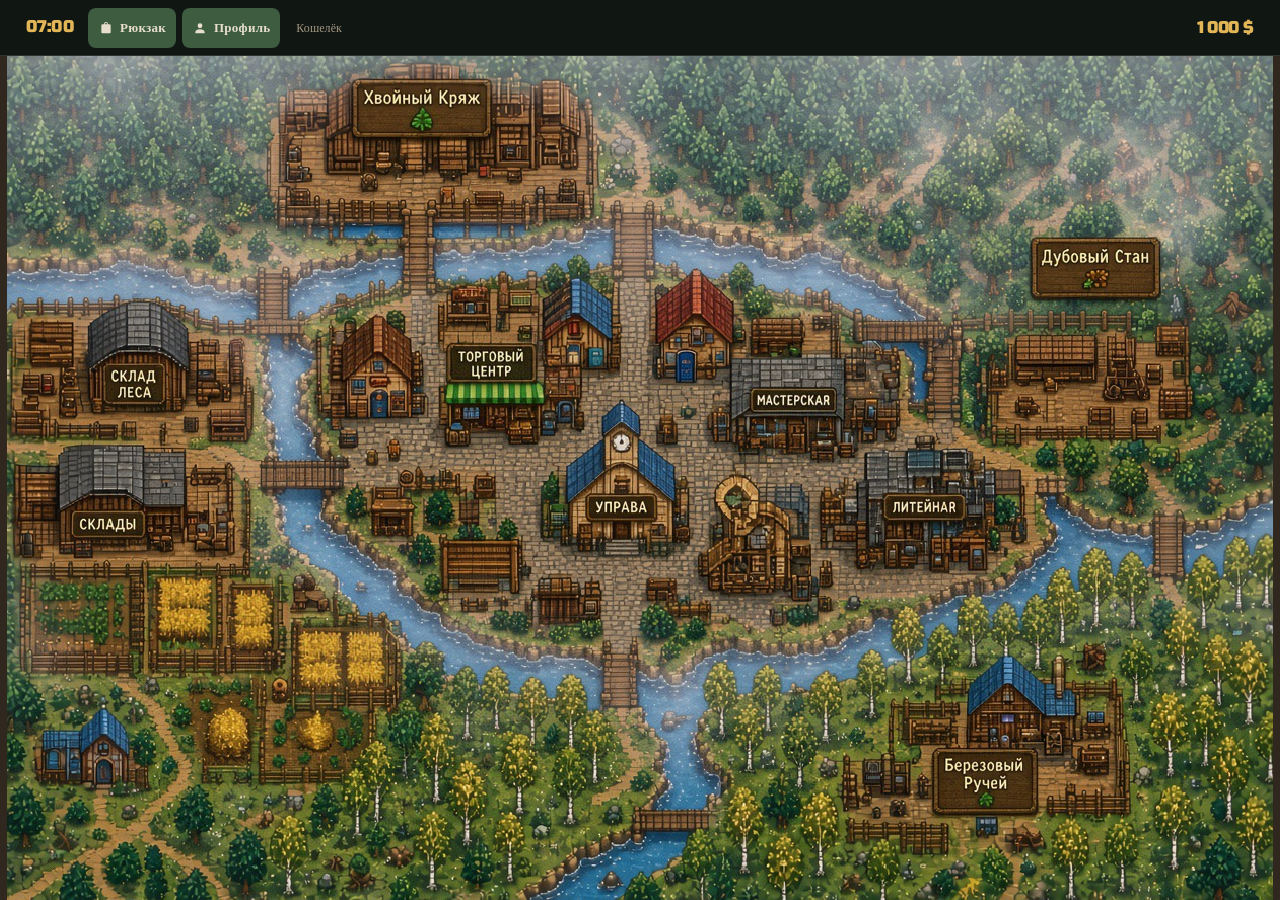
<file: game.html>
<!DOCTYPE html>
<html lang="ru">
<head>
  <meta charset="utf-8">
  <meta name="viewport" content="width=device-width, initial-scale=1, maximum-scale=1, user-scalable=no, viewport-fit=cover">
  <meta name="theme-color" content="#0b140e">
  <link rel="stylesheet" href="style.css">
  <title>Карта — Timber Town</title>
  <style>
    /* Карта всегда вписывается в доступную область экрана без прокрутки.
       #world сохраняет aspect-ratio 3:2, а координаты hotspot масштабируются вместе с ним. */
    body[data-screen="map"] #map {
      overflow: hidden;
      padding: 0;
      min-width: 0;
      min-height: 0;
    }

    body[data-screen="map"] #world {
      width: min(100%, calc(100cqh * 1.5));
      height: auto;
      max-width: none;
      max-height: none;
      flex: 0 0 auto;
      aspect-ratio: 3 / 2;
    }

    body[data-screen="map"] #world img {
      object-fit: contain;
    }

    body[data-screen="map"] #world a {
      -webkit-tap-highlight-color: transparent;
      touch-action: manipulation;
    }

    body[data-screen="map"] #world a:focus-visible {
      outline: 3px solid var(--gold);
      outline-offset: 2px;
      z-index: 2;
    }

    /* Заблокированные локации: клик доходит до обработчика,
       но визуально помечены как недоступные. */
    #world a[data-spot="pine"],
    #world a[data-spot="oak"] {
      pointer-events: auto;
      cursor: not-allowed;
    }

    /* Оверлей «Закрыто» — не перехватывает клики, но визуально
       предупреждает, что локация недоступна. */
    #world a[data-spot="pine"]::after,
    #world a[data-spot="oak"]::after {
      content: "";
      position: absolute;
      inset: 0;
      display: flex;
      align-items: center;
      justify-content: center;
      font-family: var(--pixel);
      color: var(--cream);
      background: rgba(20, 14, 9, 0.55);
      border: 2px dashed rgba(244, 231, 200, 0.35);
      border-radius: 4px;
      text-shadow: 0 1px 0 var(--ink), 0 0 6px rgba(0, 0, 0, 0.8);
      pointer-events: none;
    }

    #world a[data-spot="pine"]:focus-visible::after,
    #world a[data-spot="oak"]:focus-visible::after {
      background: rgba(20, 14, 9, 0.72);
      border-color: var(--gold);
    }
  </style>
</head>
<body data-screen="map">
  <header id="hud">
    <p id="clock"><time id="game-time" datetime="07:00">07:00</time></p>
    <button type="button" id="open-inventory" aria-haspopup="dialog" aria-controls="inventory"><span>Рюкзак</span></button>
    <a href="profile.html" id="open-profile">Профиль</a>
    <p id="wallet"><span>Кошелёк</span> <data id="money" value="1000">1 000$</data></p>
  </header>
  <div id="toasts" aria-live="polite"></div>
  <template id="toast-template">
    <article class="toast" data-type="good">
      <p class="toast-text"></p>
      <button type="button" class="toast-close">Закрыть</button>
    </article>
  </template>
  <div id="processing" hidden role="alertdialog" aria-modal="true" aria-labelledby="processing-title">
    <p id="processing-title">Обработка...</p>
    <p id="processing-action"></p>
    <p id="processing-warning">НЕ ВЫХОДИТЕ ИЗ ИГРЫ, ПОКА ИДЁТ ОБРАБОТКА, ИНАЧЕ ДЕЙСТВИЕ НЕ СОХРАНИТСЯ</p>
  </div>
  <dialog id="inventory" aria-labelledby="inventory-title">
    <h2 id="inventory-title">Рюкзак</h2>
    <p id="inventory-empty">Пусто. Топоры продают в торговом центре.</p>
    <ul id="inventory-list"></ul>
    <button type="button" id="close-inventory">Закрыть</button>
  </dialog>
  <template id="axe-stack">
    <li data-rarity="" data-durability="">
      <span class="axe-name"></span>
      <span class="axe-count"></span>
      <span class="axe-durability"></span>
    </li>
  </template>
  <main id="map" aria-label="Тимбер-Таун">
    <h1 hidden>Тимбер-Таун</h1>
    <p id="period" data-period="dawn" hidden>Рассвет. День <data id="day" value="1">1</data>.</p>
    <figure id="world">
      <img id="map-dawn" src="World_map_Sunrise.jpeg" alt="Карта Тимбер-Тауна на рассвете">
      <img id="map-day" src="World_map_day.jpeg" alt="Карта Тимбер-Тауна днём" hidden>
      <img id="map-dusk" src="World_map_Sunset.jpeg" alt="Карта Тимбер-Тауна на закате" hidden>
      <img id="map-night" src="World_map_Night.jpeg" alt="Карта Тимбер-Тауна ночью" hidden>
      <a href="#" tabindex="0" aria-disabled="true" aria-label="Хвойный Кряж — закрытая территория" data-spot="pine" style="left:20%;top:2%;width:24%;height:16%"></a>
      <a href="#" tabindex="0" aria-disabled="true" aria-label="Дубовый Стан — закрытая территория" data-spot="oak" style="left:76%;top:19%;width:22%;height:14%"></a>
      <a href="sklad-lesa.html" aria-label="Склад леса" data-spot="yard" style="left:1%;top:32%;width:18%;height:16%"></a>
      <a href="sklad.html" aria-label="Склады" data-spot="wh" style="left:1%;top:51%;width:18%;height:16%"></a>
      <a href="shop.html" aria-label="Торговый центр" data-spot="shop" style="left:31%;top:33%;width:17%;height:16%"></a>
      <a href="uprava.html" aria-label="Управа" data-spot="hall" style="left:43%;top:49%;width:16%;height:18%"></a>
      <a href="master.html" aria-label="Мастерская" data-spot="ws" style="left:59%;top:35%;width:18%;height:14%"></a>
      <a href="liteynaya.html" aria-label="Литейная" data-spot="fn" style="left:71%;top:49%;width:18%;height:15%"></a>
      <a href="sawmill.html" aria-label="Берёзовый Ручей" data-spot="birch" style="left:70%;top:73%;width:22%;height:17%"></a>
    </figure>
  </main>
  <script src="https://telegram.org/js/telegram-web-app.js"></script>
  <script src="game.js" defer></script>
  <script>
    (() => {
      'use strict';

      // Заблокированные локации: перехватываем клик и показываем
      // понятный toast вместо перехода. Никакой навигации не происходит.
      document.addEventListener('click', event => {
        const locked = event.target.closest('#world a[aria-disabled="true"]');
        if (!locked) return;

        event.preventDefault();

        const label = locked.getAttribute('aria-label')
          || 'Эта локация закрыта.';
        window.TimberTown?.notify?.(label, 'error');
      });
    })();
  </script>
</body>
</html>
</file>
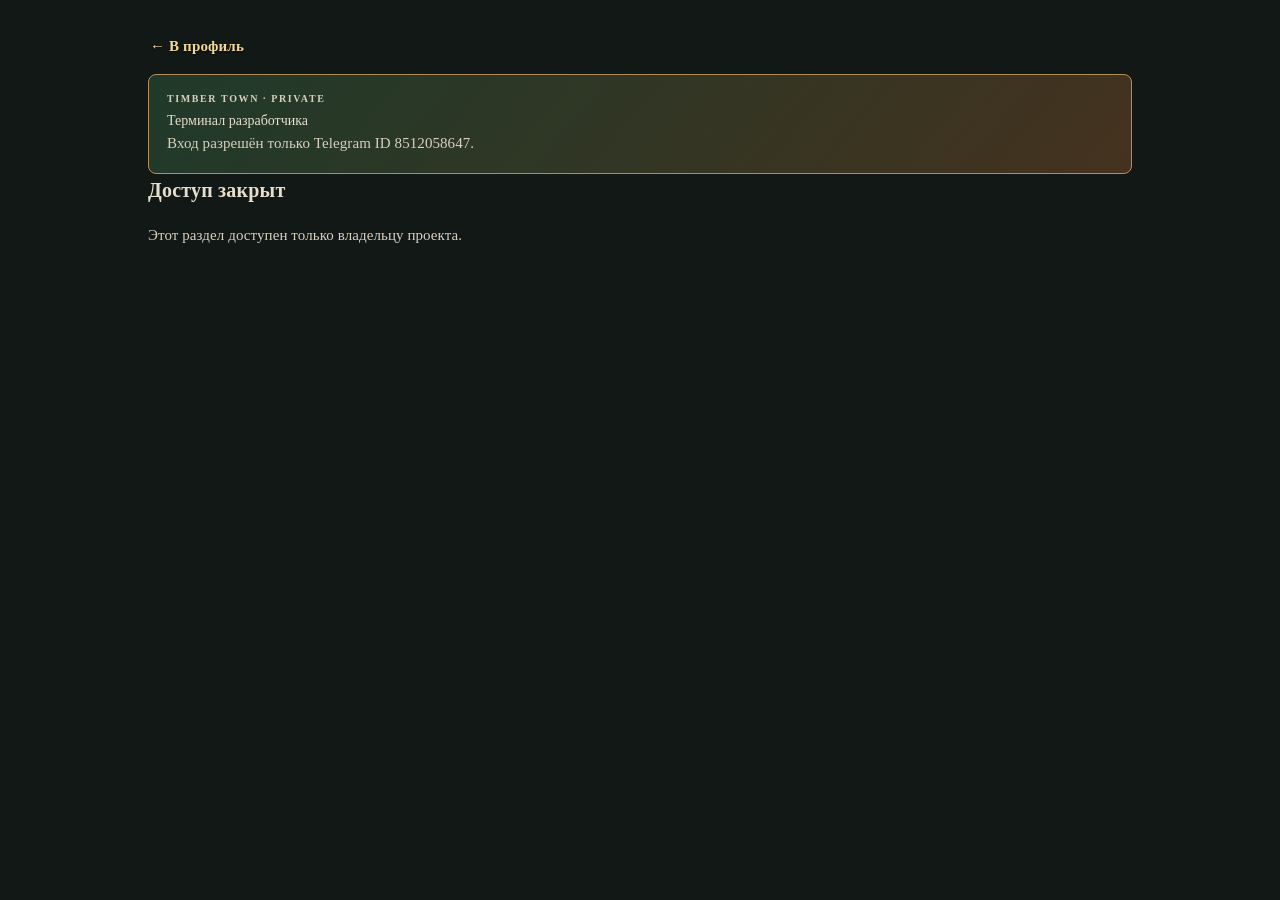
<file: ideas-terminal.html>
<!DOCTYPE html>
<html lang="ru">
<head>
  <meta charset="utf-8">
  <meta name="viewport" content="width=device-width, initial-scale=1, viewport-fit=cover">
  <meta name="theme-color" content="#0b140e">
  <link rel="stylesheet" href="style.css">
  <title>Терминал идей — Timber Town</title>
</head>
<body data-screen="ideas-terminal">
  <main id="ideas-terminal">
    <p class="map-return"><a class="map-return-link" href="profile.html#tab-ideas">← В профиль</a></p>
    <header class="terminal-header"><p class="eyebrow">TIMBER TOWN · PRIVATE</p><h1>Терминал разработчика</h1><p>Вход разрешён только Telegram ID 8512058647.</p></header>
    <section id="terminal-denied" hidden><h2>Доступ закрыт</h2><p>Этот раздел доступен только владельцу проекта.</p></section>
    <section id="terminal-content" hidden>
      <div class="terminal-toolbar"><p>Входящие идеи: <strong id="terminal-count">0</strong></p><button type="button" id="terminal-refresh">Обновить</button></div>
      <p id="terminal-empty">Пока нет идей.</p>
      <div class="terminal-layout"><ul id="terminal-idea-list" class="terminal-idea-list"></ul><article id="terminal-idea-detail" class="terminal-idea-detail"><p class="muted">Выбери сообщение слева.</p></article></div>
      <p class="idea-storage-note">Это локальная очередь браузера. Для получения предложений от игроков на других устройствах нужен общий сервер/API; Telegram CloudStorage изолирован по аккаунтам и не подходит для общей почты.</p>
    </section>
  </main>
  <script src="https://telegram.org/js/telegram-web-app.js"></script>
  <script>
  (() => {
    'use strict';
    const ADMIN_ID = '8512058647';
    const KEY = 'timber-town:ideas:inbox:v1';
    const app = window.Telegram?.WebApp;
    try { app?.ready?.(); } catch {}
    let user = app?.initDataUnsafe?.user || null;
    if (!user && app?.initData) { try { const raw = new URLSearchParams(app.initData).get('user'); if (raw) user = JSON.parse(raw); } catch {} }
    const isAdmin = user?.id != null && String(user.id) === ADMIN_ID;
    const content = document.getElementById('terminal-content');
    const denied = document.getElementById('terminal-denied');
    if (!isAdmin) { denied.hidden = false; return; }
    content.hidden = false;
    let currentId = null;
    function read() { try { const data = JSON.parse(localStorage.getItem(KEY) || '[]'); return Array.isArray(data) ? data : []; } catch { return []; } }
    function showDetail(item) {
      currentId = item.id;
      const root = document.getElementById('terminal-idea-detail');
      root.replaceChildren();
      const h = document.createElement('h2'); h.textContent = item.senderName || 'Без имени';
      const meta = document.createElement('p'); meta.className = 'terminal-meta';
      const tg = item.telegram || {};
      meta.textContent = `Telegram ID: ${tg.id || 'не указан'} · Username: ${tg.username ? '@' + tg.username : 'не указан'}`;
      const date = document.createElement('p'); date.className = 'terminal-meta'; date.textContent = item.createdAt ? new Date(item.createdAt).toLocaleString('ru-RU') : 'Дата неизвестна';
      const body = document.createElement('p'); body.className = 'terminal-idea-text'; body.textContent = item.idea || '';
      root.append(h, meta, date, body);
    }
    function render() {
      const items = read();
      document.getElementById('terminal-count').textContent = String(items.length);
      document.getElementById('terminal-empty').hidden = items.length > 0;
      const list = document.getElementById('terminal-idea-list'); list.replaceChildren();
      items.forEach(item => {
        const li = document.createElement('li');
        const button = document.createElement('button'); button.type = 'button'; button.className = 'terminal-idea-item';
        const title = document.createElement('strong'); title.textContent = item.senderName || 'Без имени';
        const tg = item.telegram || {}; const sender = document.createElement('small'); sender.textContent = `ID ${tg.id || '—'}${tg.username ? ' · @' + tg.username : ''}`;
        const preview = document.createElement('span'); preview.textContent = String(item.idea || '').slice(0, 110);
        button.append(title, sender, preview); button.addEventListener('click', () => showDetail(item));
        li.append(button); list.append(li);
      });
      const selected = items.find(item => item.id === currentId);
      if (selected) showDetail(selected);
      else if (items.length) showDetail(items[0]);
      else document.getElementById('terminal-idea-detail').innerHTML = '<p class="muted">Выбери сообщение слева.</p>';
    }
    document.getElementById('terminal-refresh').addEventListener('click', render);
    render();
  })();
  </script>
</body>
</html>
</file>
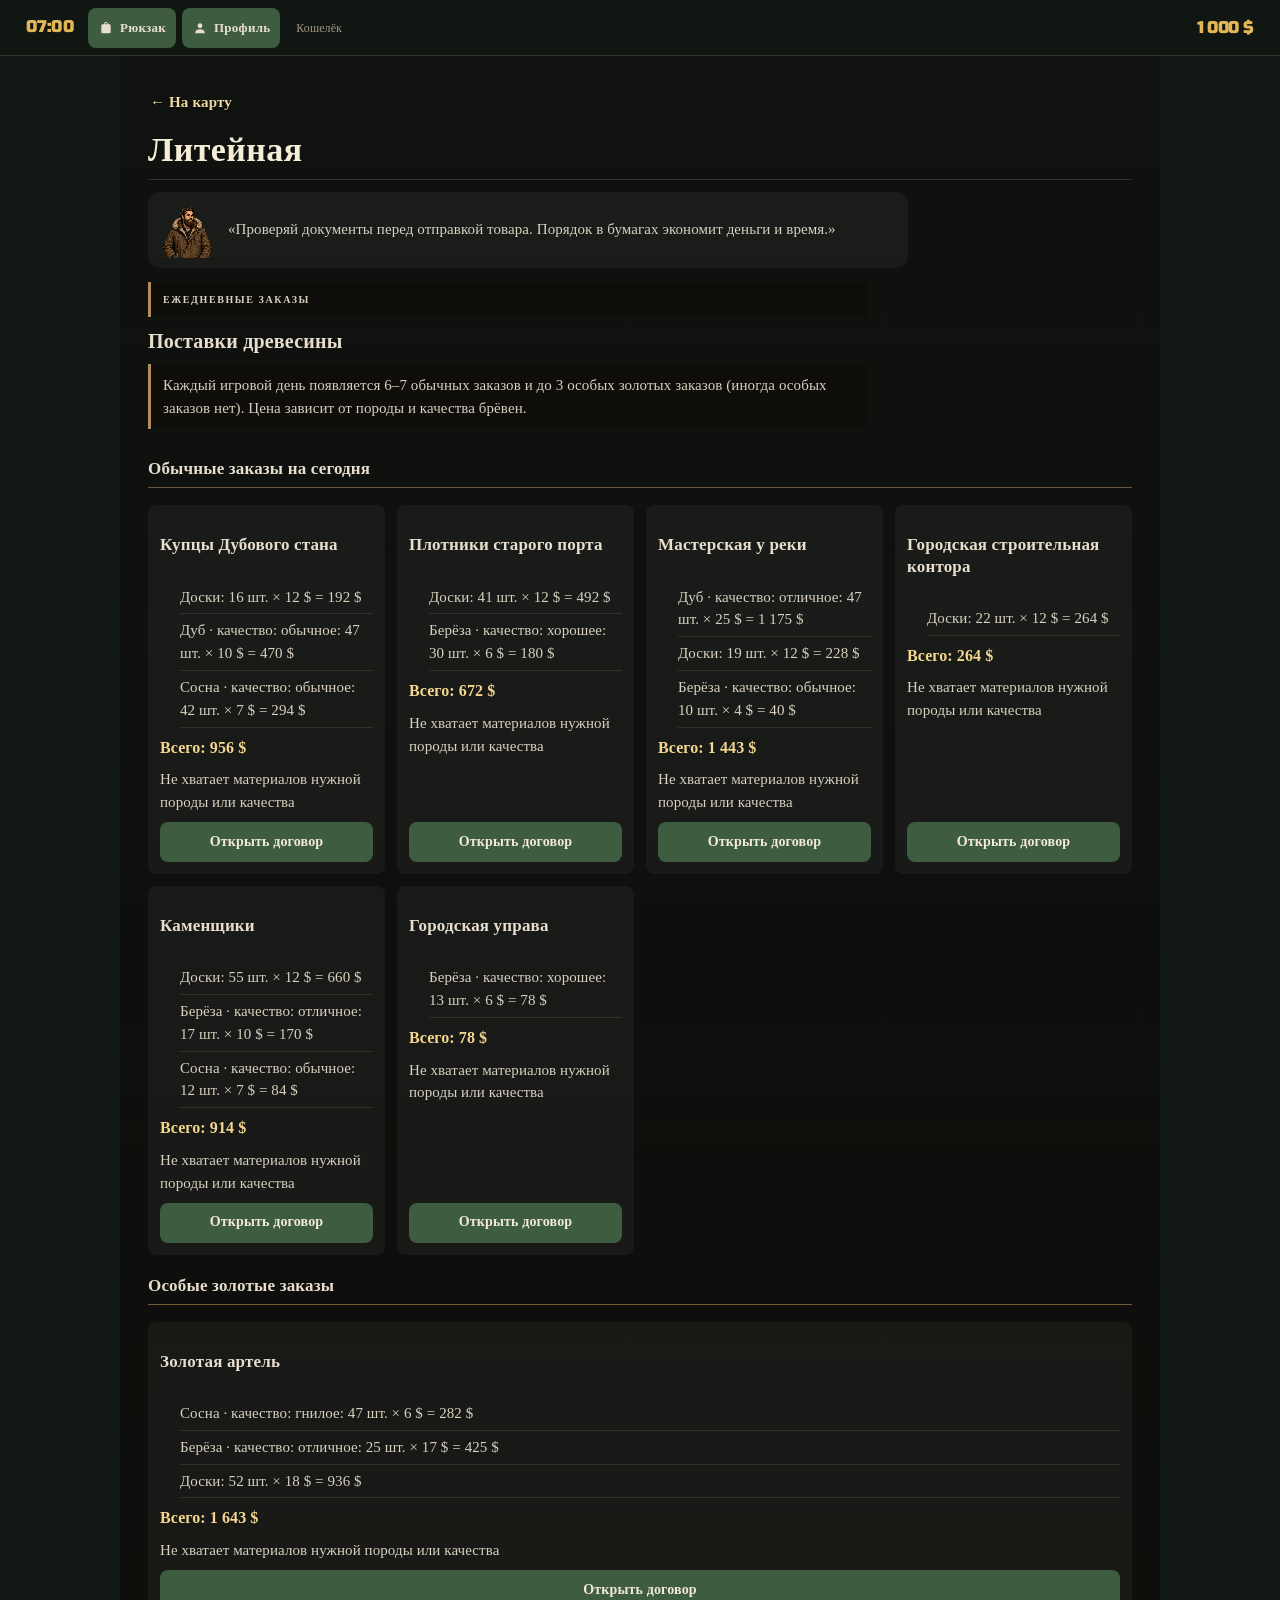
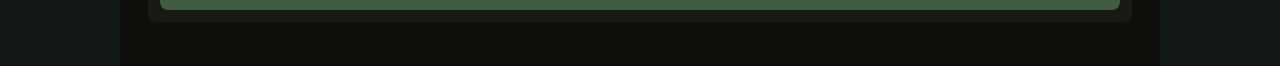
<file: liteynaya.html>
<!DOCTYPE html>
<html lang="ru">
<head>
  <meta charset="utf-8">
  <meta name="viewport" content="width=device-width, initial-scale=1">
  <link rel="stylesheet" href="style.css">
  <title>Литейная — Timber Town</title>
</head>
<body data-screen="foundry">
  <header id="hud">
    <p id="clock"><time id="game-time" datetime="07:00">07:00</time></p>
    <button type="button" id="open-inventory" aria-haspopup="dialog" aria-controls="inventory"><span>Рюкзак</span></button>
    <a href="profile.html" id="open-profile">Профиль</a>
    <p id="wallet"><span>Кошелёк</span> <data id="money" value="1000">1 000$</data></p>
  </header>
  <div id="toasts" aria-live="polite"></div>
  <template id="toast-template">
    <article class="toast" data-type="good">
      <p class="toast-text"></p>
      <button type="button" class="toast-close">Закрыть</button>
    </article>
  </template>
  <div id="processing" hidden role="alertdialog" aria-modal="true" aria-labelledby="processing-title">
    <p id="processing-title">Обработка...</p>
    <p id="processing-action"></p>
    <p id="processing-warning">НЕ ВЫХОДИТЕ ИЗ ИГРЫ, ПОКА ИДЁТ ОБРАБОТКА, ИНАЧЕ ДЕЙСТВИЕ НЕ СОХРАНИТСЯ</p>
  </div>
  <dialog id="inventory" aria-labelledby="inventory-title">
    <h2 id="inventory-title">Рюкзак</h2>
    <p id="inventory-empty">Пусто. Топоры продают в торговом центре.</p>
    <ul id="inventory-list"></ul>
    <button type="button" id="close-inventory">Закрыть</button>
  </dialog>
  <template id="axe-stack">
    <li data-rarity="" data-durability="">
      <span class="axe-name"></span>
      <span class="axe-count"></span>
      <span class="axe-durability"></span>
    </li>
  </template>
  <main id="foundry">
    <p class="map-return"><a class="map-return-link" href="game.html">← На карту</a></p>
    <h1>Литейная</h1>
    <div class="building-guide"><img src="1skin.jpeg" alt="Служащий здания" loading="lazy" decoding="async"><p>«Проверяй документы перед отправкой товара. Порядок в бумагах экономит деньги и время.»</p></div>
    <p class="eyebrow">ЕЖЕДНЕВНЫЕ ЗАКАЗЫ</p>
    <h2>Поставки древесины</h2>
    <p>Каждый игровой день появляется 6–7 обычных заказов и до 3 особых золотых заказов (иногда особых заказов нет). Цена зависит от породы и качества брёвен.</p>
    <div id="delivery-active" hidden class="tax-paper"><h3 id="delivery-active-title">Активный договор</h3><p>Сумма: <strong id="delivery-active-total">0 $</strong></p><p>Доставка: <strong id="delivery-fee">0 $</strong></p><p>Оплатите доставку в управе, чтобы отправить груз.</p><button type="button" id="cancel-market-contract" class="danger">Отменить договор · штраф 10%</button></div>
    <div id="delivery-offers" class="delivery-offers"></div>
    <div id="delivery-shipments" class="delivery-shipments"></div>
    <dialog id="delivery-contract-dialog" class="contract-dialog">
      <article class="contract-paper"><p class="paper-kicker">TIMBER TOWN · ДОГОВОР ПОСТАВКИ</p><div id="delivery-contract-content"></div><p id="contract-delivery-option">Доставка согласуется отдельно.</p><p id="contract-negotiation-result" class="muted"></p><div class="contract-actions"><button type="button" id="negotiate-price">Торговаться за цену</button><button type="button" id="negotiate-shipping">Попросить оплатить доставку</button></div><div class="stamp-area"><span>МЕСТО ДЛЯ ПЕЧАТИ</span><button type="button" id="seal-delivery-contract" class="seal-button">Поставить печать</button></div><button type="button" id="close-delivery-contract" class="ghost">Закрыть договор</button></article>
    </dialog>
  </main>
  <script src="https://telegram.org/js/telegram-web-app.js"></script>
  <script src="game.js" defer></script>
</body>
</html>
</file>
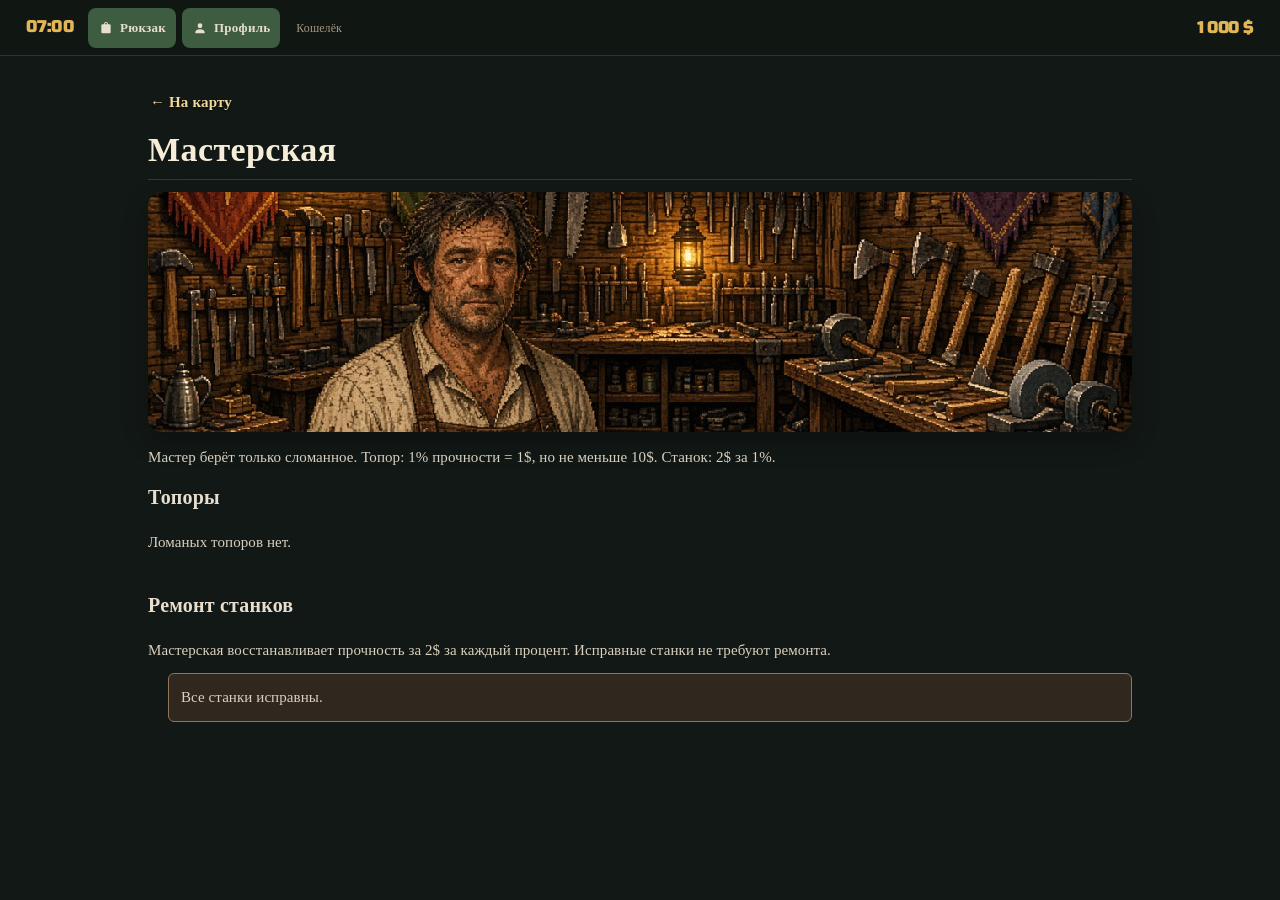
<file: master.html>
<!DOCTYPE html>
<html lang="ru">
<head>
  <meta charset="utf-8">
  <meta name="viewport" content="width=device-width, initial-scale=1">
  <link rel="stylesheet" href="style.css">
  <title>Мастерская — Timber Town</title>
</head>
<body data-screen="master">
  <header id="hud">
    <p id="clock"><time id="game-time" datetime="07:00">07:00</time></p>
    <button type="button" id="open-inventory" aria-haspopup="dialog" aria-controls="inventory"><span>Рюкзак</span></button>
    <a href="profile.html" id="open-profile">Профиль</a>
    <p id="wallet"><span>Кошелёк</span> <data id="money" value="1000">1 000$</data></p>
  </header>
  <div id="toasts" aria-live="polite"></div>
  <template id="toast-template">
    <article class="toast" data-type="good">
      <p class="toast-text"></p>
      <button type="button" class="toast-close">Закрыть</button>
    </article>
  </template>
  <div id="processing" hidden role="alertdialog" aria-modal="true" aria-labelledby="processing-title">
    <p id="processing-title">Обработка...</p>
    <p id="processing-action"></p>
    <p id="processing-warning">НЕ ВЫХОДИТЕ ИЗ ИГРЫ, ПОКА ИДЁТ ОБРАБОТКА, ИНАЧЕ ДЕЙСТВИЕ НЕ СОХРАНИТСЯ</p>
  </div>
  <dialog id="inventory" aria-labelledby="inventory-title">
    <h2 id="inventory-title">Рюкзак</h2>
    <p id="inventory-empty">Пусто. Топоры продают в торговом центре.</p>
    <ul id="inventory-list"></ul>
    <button type="button" id="close-inventory">Закрыть</button>
  </dialog>
  <template id="axe-stack">
    <li data-rarity="" data-durability="">
      <span class="axe-name"></span>
      <span class="axe-count"></span>
      <span class="axe-durability"></span>
    </li>
  </template>
  <main id="master">
    <p class="map-return"><a class="map-return-link" href="game.html">← На карту</a></p>
    <h1>Мастерская</h1>
    <img src="Workshop.jpeg" width="1168" height="784" alt="Мастерская">
    <p>Мастер берёт только сломанное. Топор: 1% прочности = 1$, но не меньше 10$. Станок: 2$ за 1%.</p>
    <section id="axe-repair">
      <h2>Топоры</h2>
      <p id="axes-ok">Ломаных топоров нет.</p>
      <ul id="broken-axes"></ul>
    </section>
    <template id="broken-axe">
      <li data-rarity="" data-where="">
        <img class="axe-icon" alt="" loading="lazy" decoding="async">
        <p class="axe-name"></p>
        <p class="axe-owner"></p>
        <button type="button" class="repair-axe">Починить</button>
      </li>
    </template>
    <section id="machine-repair">
      <h2>Ремонт станков</h2>
      <p>Мастерская восстанавливает прочность за 2$ за каждый процент. Исправные станки не требуют ремонта.</p>
      <ul id="machine-repair-list" class="machine-list"></ul>
    </section>
  </main>
  <script src="https://telegram.org/js/telegram-web-app.js"></script>
  <script src="game.js" defer></script>
</body>
</html>
</file>
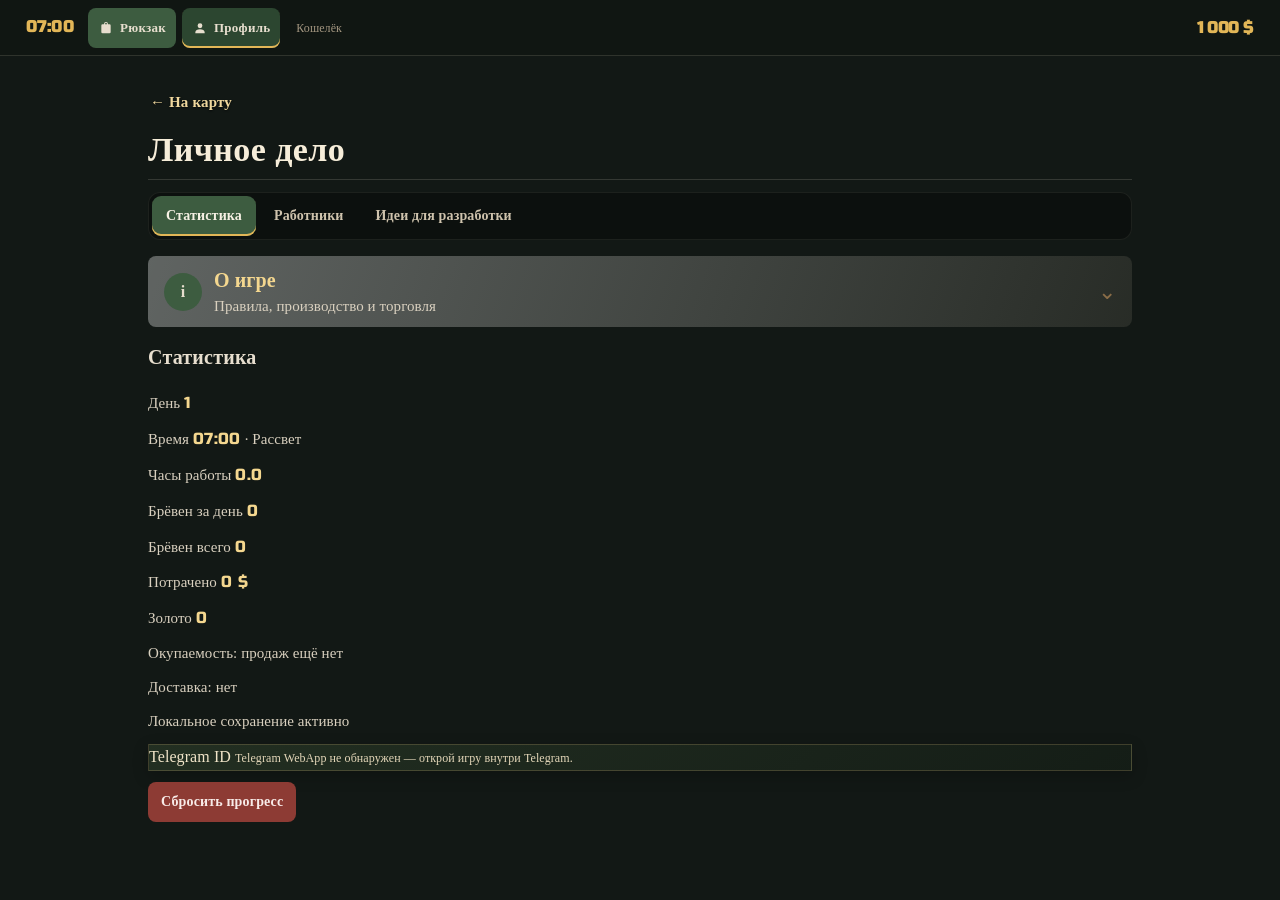
<file: profile.html>
<!DOCTYPE html>
<html lang="ru">
<head>
  <meta charset="utf-8">
  <meta name="viewport" content="width=device-width, initial-scale=1, maximum-scale=1, user-scalable=no, viewport-fit=cover">
  <meta name="theme-color" content="#0b140e">
  <link rel="stylesheet" href="style.css">
  <title>Личное дело — Timber Town</title>
  <style>
    /* Портрет скрыт, пока не будет выставлен src. */
    .worker-portrait:not([src]) {
      visibility: hidden;
    }

    /* Старое текстовое описание скина больше не показываем. */
    .worker-skin {
      display: none !important;
    }

    /* Опыт: полоса под уровнем */
    #profile-crew .exp-bar,
    #chance-list .exp-bar {
      margin-top: 2px;
    }

    /* Портрет в карточке работника */
    #profile-crew > li > .worker-portrait {
      align-self: flex-start;
    }
    #chance-list > li > .worker-portrait {
      margin-bottom: 4px;
    }

    /* Кнопки выбора топора: иконка слева от названия */
    .axe-choices .equip-axe {
      display: inline-flex;
      align-items: center;
      gap: 8px;
      text-align: left;
    }

    /* Telegram ID: спокойная типографика, когда значение отсутствует */
    #telegram-id-value.muted {
      font-family: var(--font-ui);
      font-size: var(--fs-small);
      color: var(--cream-soft);
    }
  </style>
</head>
<body data-screen="profile">
  <header id="hud">
    <p id="clock"><time id="game-time" datetime="07:00">07:00</time></p>
    <button type="button" id="open-inventory" aria-haspopup="dialog" aria-controls="inventory"><span>Рюкзак</span></button>
    <a href="profile.html" id="open-profile">Профиль</a>
    <p id="wallet"><span>Кошелёк</span> <data id="money" value="1000">1 000$</data></p>
  </header>
  <div id="toasts" aria-live="polite"></div>
  <template id="toast-template">
    <article class="toast" data-type="good">
      <p class="toast-text"></p>
      <button type="button" class="toast-close">Закрыть</button>
    </article>
  </template>
  <div id="processing" hidden role="alertdialog" aria-modal="true" aria-labelledby="processing-title">
    <p id="processing-title">Обработка...</p>
    <p id="processing-action"></p>
    <p id="processing-warning">НЕ ВЫХОДИТЕ ИЗ ИГРЫ, ПОКА ИДЁТ ОБРАБОТКА, ИНАЧЕ ДЕЙСТВИЕ НЕ СОХРАНИТСЯ</p>
  </div>
  <dialog id="inventory" aria-labelledby="inventory-title">
    <h2 id="inventory-title">Рюкзак</h2>
    <p id="inventory-empty">Пусто. Топоры продают в торговом центре.</p>
    <ul id="inventory-list"></ul>
    <button type="button" id="close-inventory">Закрыть</button>
  </dialog>
  <template id="axe-stack">
    <li data-rarity="" data-durability="">
      <span class="axe-name"></span>
      <span class="axe-count"></span>
      <span class="axe-durability"></span>
    </li>
  </template>
  <main id="profile">
    <p class="map-return"><a class="map-return-link" href="game.html">← На карту</a></p>
    <h1>Личное дело</h1>
    <nav aria-label="Разделы профиля">
      <a href="#tab-stats" aria-controls="tab-stats">Статистика</a>
      <a href="#tab-crew" aria-controls="tab-crew">Работники</a>
      <a href="#tab-ideas" aria-controls="tab-ideas">Идеи для разработки</a>
    </nav>

    <details class="about-game-plaque" id="about-game">
      <summary><span class="about-game-icon" aria-hidden="true"></span><span><strong>О игре</strong><small>Правила, производство и торговля</small></span><span class="about-game-arrow">⌄</span></summary>
      <div class="guide-content">
        <div class="guide-cover">
          <p class="eyebrow">ПУТЕВОДИТЕЛЬ ПО TIMBER TOWN</p>
          <h2>Добро пожаловать в Тимбер-Таун</h2>
          <p>Начни с трёх шагов: найми лесорубов в управе, выдай им исправные топоры и следи за запасом брёвен. Когда сырьё накопится — запусти станок, а готовую продукцию отправляй по заказам литейной.</p>
          <div class="guide-cover-steps"><span>01 · Нанять</span><span>02 · Добыть</span><span>03 · Переработать и продать</span></div>
        </div>
        <h2>Как устроено ваше предприятие</h2>
        <div class="guide-grid">
          <article><span class="guide-number">01</span><h3>Лес и работники</h3><p>В управе нанимайте лесорубов и назначайте им делянки. Для работы нужен исправный топор. Каждый день в управе появляется 3–8 кандидатов. Цена зависит от звёзд и уровня; характеристики сохраняются за нанятым работником.</p></article>
          <article><span class="guide-number">02</span><h3>Запас брёвен</h3><p>Сырьё поступает на склад лесопилки. Начальная вместимость — 500 брёвен. Однократная покупка склада леса добавляет 300 мест для брёвен и 100 мест для досок; цена — 1 000 $. Когда запас заполнен, новые брёвна временно не добываются.</p></article>
          <article><span class="guide-number">03</span><h3>Производство досок</h3><p>На лесопилке выберите качество брёвен и укажите партию. Станок перерабатывает по одному бревну за раз. Улучшение уровня сокращает время обработки, а станочник может запускать производство автоматически.</p></article>
          <article><span class="guide-number">04</span><h3>Продажа досок</h3><p>В литейной выберите ежедневный заказ на брёвна и/или доски. Проверьте объём, цену и доставку, затем скрепите договор печатью. Если доставку оплачиваете вы — оплатите её в управе. После доставки деньги поступят в сейф.</p></article>
          <article><span class="guide-number">06</span><h3>Сейф и расходы</h3><p>Выручка за доставку поступает в сейф. Переведите деньги в кошелёк, чтобы оплачивать улучшения, ремонт, лицензии и зарплаты. Следите за ежедневными расходами и налоговыми сроками.</p></article>
          <article><span class="guide-number">07</span><h3>Игровое время</h3><p>В обычном режиме один игровой час проходит за 7,5 минуты реального времени. Пока игра закрыта, прогресс продолжается медленнее — примерно на 65% от обычной скорости.</p></article>
        </div>
        <section class="guide-machine-table"><p class="eyebrow">ПАМЯТКА ПО ДОБЫЧЕ</p><h3>Шансы качества брёвен</h3><div class="guide-table-scroll"><table><thead><tr><th>Условия</th><th>Гнилые</th><th>Обычные</th><th>Хорошие</th><th>Отличные</th><th>Идеальные</th><th>Изменение</th></tr></thead><tbody><tr><td>Базовый шанс: 3 звезды, 1 уровень, берёза, старый топор</td><td>80%</td><td>11,9%</td><td>5%</td><td>3%</td><td>0,1%</td><td>Стартовое распределение</td></tr><tr><td>Каждая звезда выше 3</td><td>−1,5 п.п.</td><td>+0,6 п.п.</td><td>+0,375 п.п.</td><td>+0,3 п.п.</td><td>+0,225 п.п.</td><td>Постепенно улучшает качество</td></tr><tr><td>Каждый уровень выше 1</td><td>Снижается</td><td>Растёт</td><td>Растёт</td><td>Растёт</td><td>Растёт</td><td>Бонус качества +2,5% за уровень</td></tr><tr><td>Сосновая делянка</td><td>−5 п.п.</td><td>+5 п.п.</td><td>—</td><td>—</td><td>—</td><td>Чаще обычные брёвна</td></tr><tr><td>Дубовая делянка</td><td>−8 п.п.</td><td>—</td><td>+4 п.п.</td><td>+3 п.п.</td><td>+1 п.п.</td><td>Больше ценной древесины</td></tr><tr><td>Особая зона «Идеальные»</td><td>—</td><td>—</td><td>—</td><td>—</td><td>Бонус</td><td>Сильно повышает шанс идеального бревна</td></tr></tbody></table></div><p class="guide-table-note">Бонусы топора и звёзд складываются с базовым шансом. Проценты округлены для удобства чтения.</p></section>

        <section class="guide-machine-table" aria-labelledby="guide-machine-table-title">
          <p class="eyebrow">ПРОИЗВОДСТВЕННЫЙ СПРАВОЧНИК</p>
          <h3 id="guide-machine-table-title">Уровни станка</h3>
          <div class="guide-table-scroll">
            <table>
              <thead><tr><th>Уровень</th><th>Улучшение</th><th>Минут на бревно</th><th>Бонусная доска</th></tr></thead>
              <tbody>
                <tr><td>1</td><td>Старт</td><td>15</td><td>2%</td></tr>
                <tr><td>2</td><td>350 $</td><td>12</td><td>4%</td></tr>
                <tr><td>3</td><td>650 $</td><td>10</td><td>6%</td></tr>
                <tr><td>4</td><td>1 000 $</td><td>8</td><td>8%</td></tr>
                <tr><td>5</td><td>1 500 $</td><td>5</td><td>10%</td></tr>
                <tr><td>6</td><td>2 200 $</td><td>4</td><td>12%</td></tr>
                <tr><td>7</td><td>3 200 $</td><td>3</td><td>14%</td></tr>
                <tr><td>8</td><td>4 500 $</td><td>2</td><td>16%</td></tr>
                <tr><td>9</td><td>6 200 $</td><td>1</td><td>18%</td></tr>
                <tr><td>10</td><td>8 500 $</td><td>1</td><td>20%</td></tr>
              </tbody>
            </table>
          </div>
          <p class="guide-table-note">Партия не ограничена уровнем станка: можно загрузить все брёвна выбранного качества, которые есть в запасе.</p>
        </section>
      </div>
    </details>

    <section id="tab-stats" aria-labelledby="tab-stats-title">
      <h2 id="tab-stats-title">Статистика</h2>
      <p>День <data id="day" value="1">1</data></p>
      <p>Время <time id="profile-time" datetime="07:00">07:00</time> · <span id="profile-period">Рассвет</span></p>
      <p>Часы работы <data id="hours-worked" value="0">0</data></p>
      <p>Брёвен за день <data id="logs-today" value="0">0</data></p>
      <p>Брёвен всего <data id="logs-all" value="0">0</data></p>
      <p>Потрачено <data id="spent" value="0">0$</data></p>
      <p>Золото <data id="gold" value="0">0</data></p>
      <p id="payback">Окупаемость: продаж ещё нет</p>
      <p id="delivery-track">Доставка: нет</p>

      <p id="save-status" role="status" class="save-status">Сохранение проверяется…</p>
      <div class="telegram-id" id="telegram-id-block">
        <span class="telegram-id-label">Telegram ID</span>
        <span class="telegram-id-value muted" id="telegram-id-value">ID доступен при запуске через Telegram</span>
      </div>
      <button type="button" id="reset-progress" class="danger">Сбросить прогресс</button>
    </section>


    <section id="tab-crew" hidden aria-labelledby="tab-crew-title">
      <h2 id="tab-crew-title">Работники</h2>
      <div id="crew-filters" class="crew-filters" aria-label="Сортировка работников">
        <label>Сортировка<select id="crew-sort"><option value="stars-desc">Сначала лучшие звёзды</option><option value="stars-asc">Сначала слабые звёзды</option><option value="name">По имени</option><option value="salary">По цене найма</option></select></label>
      </div>
      <p id="crew-results" class="muted"></p>
      <div id="crew-pagination" class="crew-pagination"><button type="button" id="crew-prev" disabled>← Назад</button><span id="crew-page-label">1 / 1</span><button type="button" id="crew-next" disabled>Далее →</button></div>
      <p id="profile-crew-empty">Работников нет.</p>
      <ul id="profile-crew"></ul>
    </section>
    <section id="tab-ideas" hidden aria-labelledby="tab-ideas-title">
      <h2 id="tab-ideas-title">Идеи для разработки</h2>
      <p>Предложи улучшение для Timber Town. Укажи своё имя и опиши идею — сообщение появится в терминале разработчика на этом устройстве.</p>
      <form id="idea-form" class="idea-form">
        <label for="idea-sender-name">Твоё имя</label>
        <input id="idea-sender-name" name="senderName" type="text" maxlength="40" required autocomplete="nickname" placeholder="Как к тебе обращаться">
        <label for="idea-message">Идея</label>
        <textarea id="idea-message" name="idea" rows="5" maxlength="2000" required placeholder="Опиши, что добавить или изменить в игре…"></textarea>
        <button type="submit">Отправить идею</button>
        <p id="idea-submit-status" role="status" class="muted"></p>
      </form>
      <p class="idea-storage-note">Важно: в текущем проекте нет серверной части для общей почты между разными игроками. Сейчас идеи сохраняются локально в браузере и доступны в терминале на этом же устройстве и домене.</p>
      <a id="ideas-admin-link" class="idea-admin-link" href="ideas-terminal.html" hidden>Открыть терминал разработчика</a>
    </section>

    <template id="profile-worker">
      <li data-worker-id="">
        <img class="worker-portrait" alt="" loading="lazy" decoding="async">
        <p class="worker-name"></p>
        <p class="worker-stars"></p>
        <p class="worker-level"></p>
        <div class="exp-bar"><div class="exp-bar-fill" style="width:0%"></div></div>
        <p class="worker-skin" hidden></p>
        <p class="worker-axe">Топор не выдан</p>
        <button type="button" class="change-axe">Сменить топор</button>
        <ul class="axe-choices" hidden></ul>
        <button type="button" class="unequip-axe" hidden>Снять топор</button>
        <button type="button" class="fire-worker">Уволить</button>
      </li>
    </template>
    <template id="axe-choice">
      <li>
        <button type="button" class="equip-axe"></button>
      </li>
    </template>

    <dialog id="reset-step-1" aria-labelledby="reset-1-title">
      <h2 id="reset-1-title">Точно стереть всё?</h2>
      <button type="button" id="reset-continue">Да, дальше</button>
      <button type="button" id="reset-cancel-1">Отмена</button>
    </dialog>
    <dialog id="reset-step-2" aria-labelledby="reset-2-title">
      <h2 id="reset-2-title">Сброс</h2>
      <p>Кошелёк, люди, топоры, делянки и долг исчезнут. Останется новый город и 1 000$.</p>
      <button type="button" id="reset-yes">Стереть</button>
      <button type="button" id="reset-no">Отмена</button>
    </dialog>
    <dialog id="fire-confirm" aria-labelledby="fire-title">
      <h2 id="fire-title">Увольнение</h2>
      <p>Вернётся 50% от цены покупки. За старых бесплатных работников возврата нет. Топор вернётся в рюкзак.</p>
      <button type="button" id="fire-yes">Уволить</button>
      <button type="button" id="fire-no">Отмена</button>
    </dialog>
  </main>
  <script src="https://telegram.org/js/telegram-web-app.js"></script>
  <script src="game.js" defer></script>
</body>
</html>
</file>
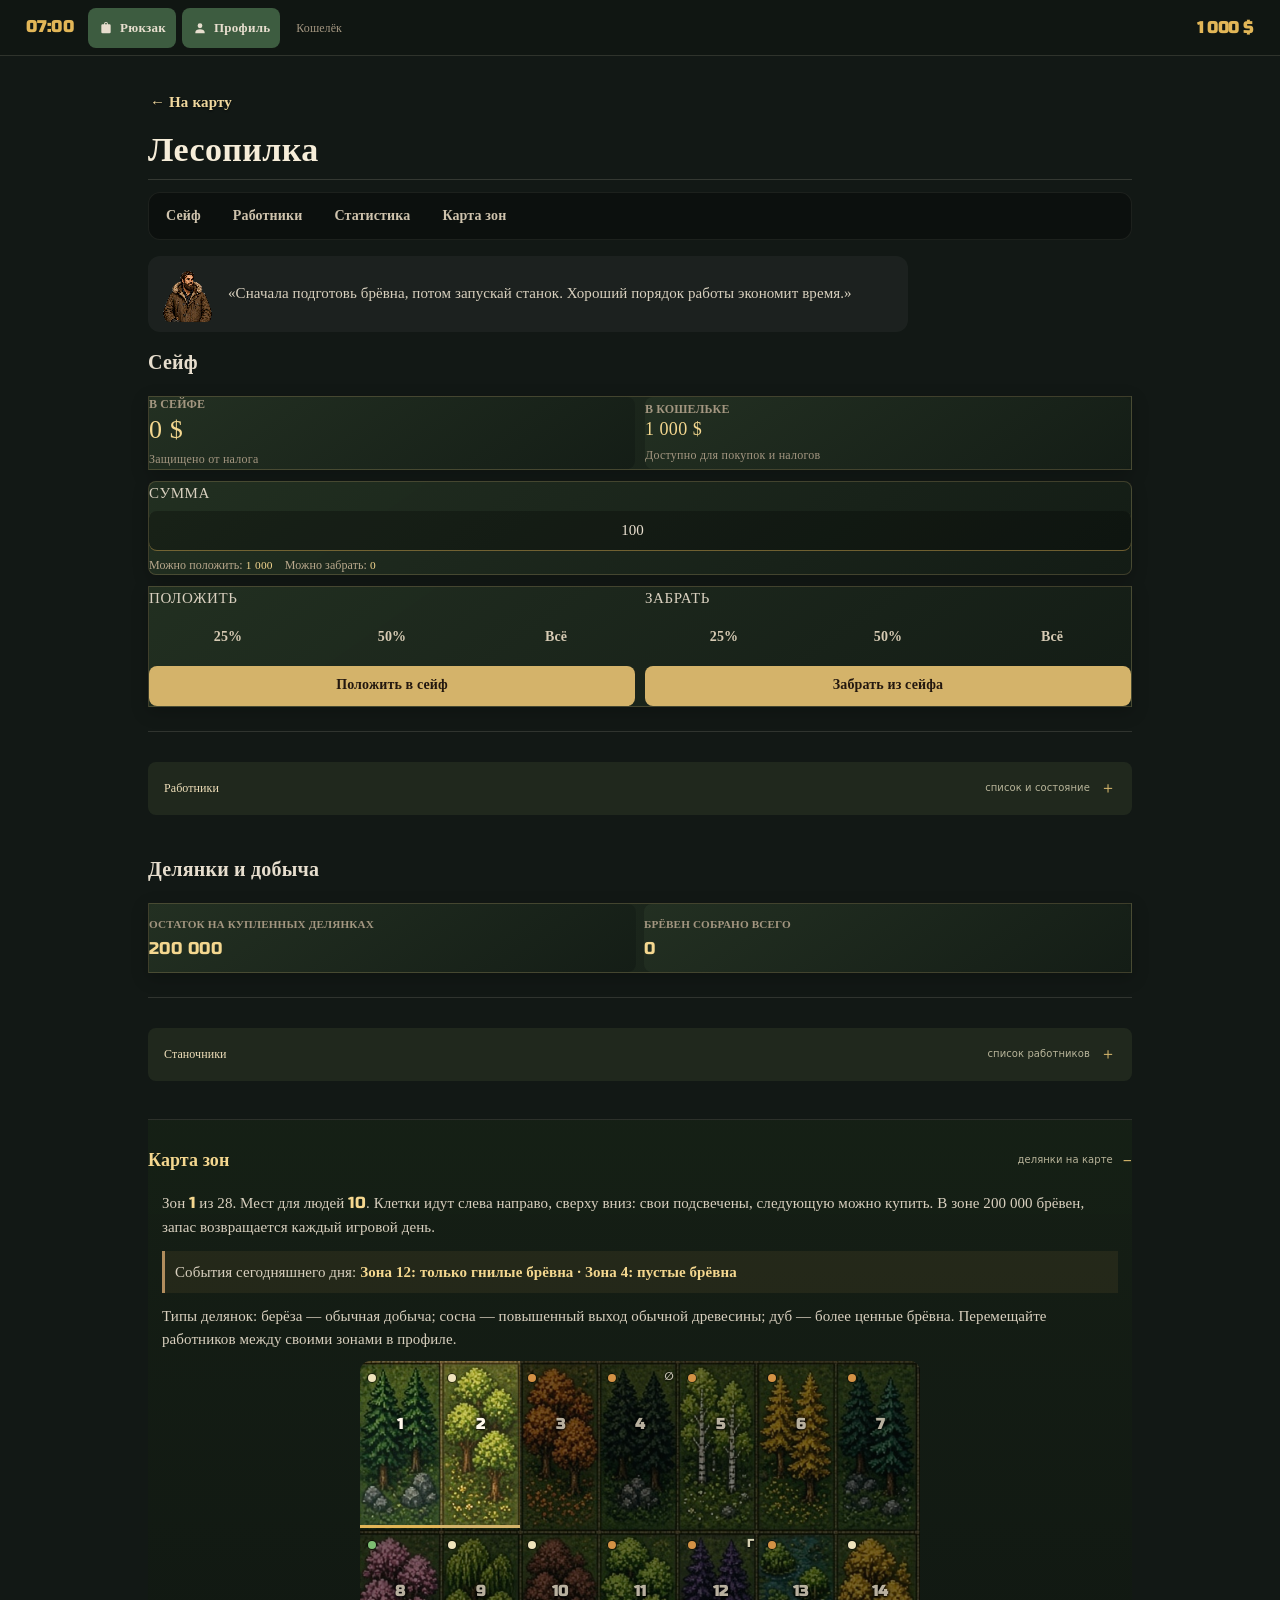
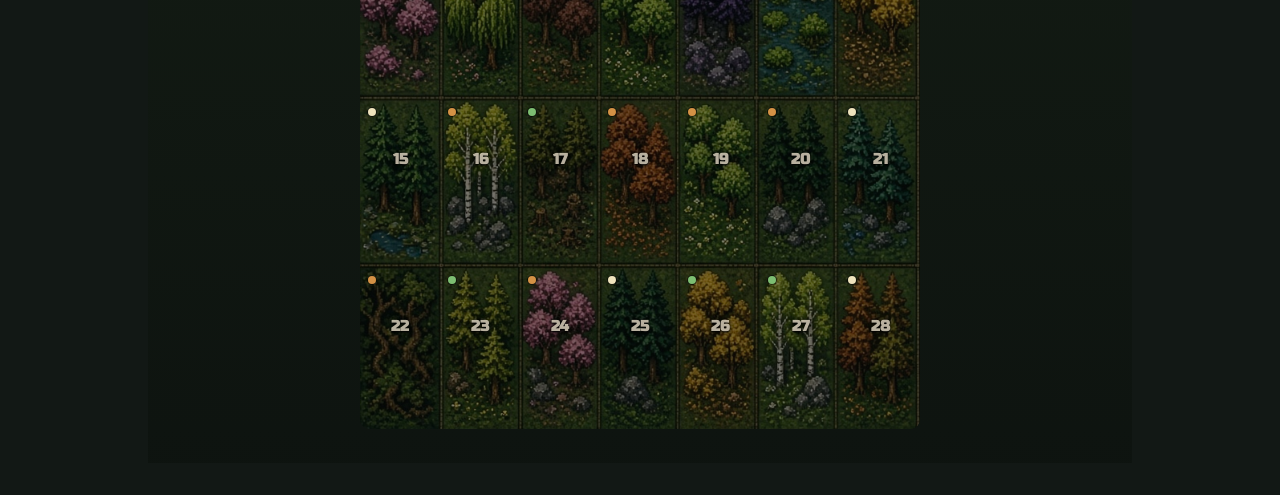
<file: sawmill.html>
<!DOCTYPE html>
<html lang="ru">
<head>
  <meta charset="utf-8">
  <meta name="viewport" content="width=device-width, initial-scale=1, maximum-scale=1, user-scalable=no, viewport-fit=cover">
  <meta name="theme-color" content="#0b140e">
  <link rel="stylesheet" href="style.css">
  <title>Лесопилка — Timber Town</title>
  <style>
    /* Портрет работника остаётся невидимым, пока game.js не подставит src. */
    .worker-portrait:not([src]) {
      visibility: hidden;
    }

    /* === СЕЙФ === */
    #safe .safe-balances {
      display: grid;
      grid-template-columns: 1fr 1fr;
      gap: 10px;
    }

    #safe .safe-card {
      display: flex;
      flex-direction: column;
      gap: 4px;
      padding: 12px 14px;
      background: var(--ink);
      border: 2px solid var(--line);
      border-radius: var(--s1);
    }

    #safe .safe-card-primary {
      border-color: var(--gold);
      background: linear-gradient(180deg, rgba(226, 182, 87, 0.10), rgba(0, 0, 0, 0.4));
    }

    #safe .safe-stat-label {
      font-size: 0.75em;
      letter-spacing: 0.04em;
      color: var(--cream-soft);
      text-transform: uppercase;
    }

    #safe .safe-stat-value {
      font-family: var(--pixel);
      font-size: 18px;
      color: var(--gold);
      line-height: 1.2;
    }

    #safe .safe-hint {
      display: block;
      margin-top: 2px;
      font-size: 0.75em;
      color: var(--cream-muted);
      letter-spacing: 0.02em;
    }

    /* Предупреждение «Под надзором» */
    #safe .safe-warning {
      display: flex;
      flex-direction: column;
      gap: 6px;
      padding: 12px 14px;
      border-radius: var(--s1);
      font-size: 0.9em;
      line-height: 1.5;
    }

    #safe .safe-warning.safe-danger {
      background: rgba(157, 51, 44, 0.25);
      border: 1px solid rgba(240, 192, 187, 0.35);
      color: var(--cream);
    }

    #safe .safe-timer {
      font-family: var(--pixel);
      font-size: 0.9em;
      color: var(--gold);
    }

    #safe .safe-warning .safe-warning-advice {
      display: block;
      padding-top: 6px;
      border-top: 1px dashed rgba(255, 255, 255, 0.14);
      font-size: 0.8em;
      line-height: 1.5;
      color: var(--cream-soft);
    }

    /* Поле суммы */
    #safe .safe-input-row {
      display: flex;
      flex-direction: column;
      gap: 6px;
      padding: 12px 14px;
      background: rgba(0, 0, 0, 0.28);
      border: 1px solid var(--line);
      border-radius: var(--s1);
    }

    #safe .safe-input-row label {
      font-size: 0.8em;
      color: var(--cream-soft);
      letter-spacing: 0.04em;
      text-transform: uppercase;
    }

    #safe .safe-input-row input {
      min-height: 48px;
      font-family: var(--pixel);
      font-size: 16px;
      text-align: center;
    }

    #safe .safe-amount-hint {
      display: flex;
      flex-wrap: wrap;
      gap: 4px 12px;
      font-size: 0.75em;
      color: var(--cream-muted);
      line-height: 1.4;
    }

    #safe .safe-amount-hint data {
      font-family: var(--pixel);
      font-size: 0.95em;
      color: var(--gold);
    }

    /* Панели действий */
    #safe .safe-actions-panels {
      display: grid;
      grid-template-columns: 1fr 1fr;
      gap: 10px;
    }

    #safe .safe-panel {
      display: flex;
      flex-direction: column;
      gap: 8px;
      padding: 12px;
      border-radius: var(--s1);
      border: 1px solid var(--line);
      background: rgba(0, 0, 0, 0.22);
    }

    #safe .safe-panel-deposit {
      border-left: 3px solid var(--moss);
    }

    #safe .safe-panel-withdraw {
      border-left: 3px solid var(--gold);
    }

    #safe .safe-panel-title {
      margin: 0;
      font-size: 0.85em;
      letter-spacing: 0.04em;
      text-transform: uppercase;
      color: var(--cream-soft);
    }

    #safe .safe-panel .safe-quick {
      display: grid;
      grid-template-columns: repeat(3, 1fr);
      gap: 6px;
    }

    #safe .safe-panel .safe-quick button {
      min-height: 40px;
      padding: 8px 6px;
      font-size: 0.8em;
      border-radius: var(--s1);
    }

    #safe .safe-panel > button {
      min-height: 52px;
      font-size: 13px;
      width: 100%;
    }

    #safe #safe-deposit {
      background: var(--moss);
      color: var(--cream);
    }

    #safe #safe-withdraw {
      background: var(--gold);
      color: var(--ink);
    }

    @media (max-width: 460px) {
      #safe .safe-balances,
      #safe .safe-actions-panels {
        grid-template-columns: 1fr;
      }
    }

    /* Дальше — стили, унаследованные с прошлых версий файла. */
  </style>
</head>
<body data-screen="sawmill">
  <header id="hud">
    <p id="clock"><time id="game-time" datetime="07:00">07:00</time></p>
    <button type="button" id="open-inventory" aria-haspopup="dialog" aria-controls="inventory"><span>Рюкзак</span></button>
    <a href="profile.html" id="open-profile">Профиль</a>
    <p id="wallet"><span>Кошелёк</span> <data id="money" value="1000">1 000$</data></p>
  </header>
  <div id="toasts" aria-live="polite"></div>
  <template id="toast-template">
    <article class="toast" data-type="good">
      <p class="toast-text"></p>
      <button type="button" class="toast-close">Закрыть</button>
    </article>
  </template>
  <div id="processing" hidden role="alertdialog" aria-modal="true" aria-labelledby="processing-title">
    <p id="processing-title">Обработка...</p>
    <p id="processing-action"></p>
    <p id="processing-warning">НЕ ВЫХОДИТЕ ИЗ ИГРЫ, ПОКА ИДЁТ ОБРАБОТКА, ИНАЧЕ ДЕЙСТВИЕ НЕ СОХРАНИТСЯ</p>
  </div>
  <dialog id="inventory" aria-labelledby="inventory-title">
    <h2 id="inventory-title">Рюкзак</h2>
    <p id="inventory-empty">Пусто. Топоры продают в торговом центре.</p>
    <ul id="inventory-list"></ul>
    <button type="button" id="close-inventory">Закрыть</button>
  </dialog>
  <template id="axe-stack">
    <li data-rarity="" data-durability="">
      <span class="axe-name"></span>
      <span class="axe-count"></span>
      <span class="axe-durability"></span>
    </li>
  </template>
  <main id="sawmill">
    <p class="map-return"><a class="map-return-link" href="game.html">← На карту</a></p>
    <h1>Лесопилка</h1>
    <div class="building-guide"><img src="1skin.jpeg" alt="Служащий здания" loading="lazy" decoding="async"><p>«Сначала подготовь брёвна, потом запускай станок. Хороший порядок работы экономит время.»</p></div>
<nav aria-label="Разделы лесопилки">
      <a href="#safe">Сейф</a>
      <a href="#crew">Работники</a>
      <a href="#stats">Статистика</a>
      <a href="#zones">Карта зон</a>
    </nav>

<section id="safe" aria-labelledby="safe-title">
      <h2 id="safe-title">Сейф</h2>

      <div class="safe-balances">
        <div class="safe-card safe-card-primary">
          <span class="safe-stat-label">В сейфе</span>
          <data class="safe-stat-value" id="safe-money" value="0">0$</data>
          <span class="safe-hint">Защищено от налога</span>
        </div>
        <div class="safe-card">
          <span class="safe-stat-label">В кошельке</span>
          <data class="safe-stat-value" id="safe-wallet" value="1000">1 000$</data>
          <span class="safe-hint">Доступно для покупок и налогов</span>
        </div>
      </div>

      <div class="safe-warning safe-danger" id="safe-watch" hidden>
        <span>
          Под надзором: <strong><data id="safe-exposed" value="0">0$</data></strong>.
          Осталось <time id="safe-timer" class="safe-timer">00:00</time>.
        </span>
        <span class="safe-warning-advice">
          Потратьте эти деньги или положите обратно в сейф в течение игрового
          часа. Иначе спишут в счёт налогового долга, а если долга нет — сгорят.
        </span>
      </div>

      <div class="safe-input-row">
        <label for="safe-amount">Сумма</label>
        <input id="safe-amount" type="number" min="1" step="1" value="100" inputmode="numeric">
        <div class="safe-amount-hint">
          <span>Можно положить: <data id="safe-max-deposit" value="0">0</data></span>
          <span>Можно забрать: <data id="safe-max-withdraw" value="0">0</data></span>
        </div>
      </div>

      <div class="safe-actions-panels">
        <div class="safe-panel safe-panel-deposit">
          <p class="safe-panel-title">Положить</p>
          <div class="safe-quick">
            <button type="button" class="ghost" data-safe-quick data-target="deposit" data-pct="0.25">25%</button>
            <button type="button" class="ghost" data-safe-quick data-target="deposit" data-pct="0.5">50%</button>
            <button type="button" class="ghost" data-safe-quick data-target="deposit" data-pct="1">Всё</button>
          </div>
          <button type="button" id="safe-deposit">Положить в сейф</button>
        </div>

        <div class="safe-panel safe-panel-withdraw">
          <p class="safe-panel-title">Забрать</p>
          <div class="safe-quick">
            <button type="button" class="ghost" data-safe-quick data-target="withdraw" data-pct="0.25">25%</button>
            <button type="button" class="ghost" data-safe-quick data-target="withdraw" data-pct="0.5">50%</button>
            <button type="button" class="ghost" data-safe-quick data-target="withdraw" data-pct="1">Всё</button>
          </div>
          <button type="button" id="safe-withdraw">Забрать из сейфа</button>
        </div>
      </div>
    </section>

    <section id="crew" aria-labelledby="crew-title">
      <details class="fold-plaque"><summary id="crew-title">Работники <span class="fold-count">список и состояние</span></summary>
      <p id="crew-empty">На делянке тихо. Первые двое нанимаются в управе даром.</p>
      <ul id="crew-list"></ul>
      <p><a href="profile.html">Топоры и увольнение</a></p>
      </details>
    </section>
    <template id="worker-row">
      <li data-worker-id="" class="sawmill-worker-card">
        <img class="worker-portrait" alt="" aria-hidden="true" loading="lazy" decoding="async">
        <div class="worker-info">
          <p class="worker-name"></p>
          <p class="worker-level"></p>
          <p class="worker-status"></p>
        </div>
      </li>
    </template>

    <section id="stats" aria-labelledby="stats-title">
      <h2 id="stats-title">Делянки и добыча</h2>
      <div class="stat-row">
        <div class="stat">
          <span class="stat-label">Остаток на купленных делянках</span>
          <data class="stat-value" id="zone-stock" value="200000">200 000</data>
        </div>
        <div class="stat">
          <span class="stat-label">Брёвен собрано всего</span>
          <data class="stat-value" id="logs-all" value="0">0</data>
        </div>
      </div>
    </section>

    <section id="station-crew" aria-labelledby="station-crew-title">
      <details class="fold-plaque"><summary id="station-crew-title">Станочники <span class="fold-count">список работников</span></summary>
      <p>Список работников, назначенных на обслуживание станков.</p>
      <ul id="operator-list"></ul>
      <p id="operator-list-empty" class="muted">Станочники пока не наняты.</p>
      </details>
    </section>

    <section id="zones" aria-labelledby="zones-title">
      <details class="fold-plaque zones-plaque" open><summary id="zones-title">Карта зон <span class="fold-count">делянки на карте</span></summary>
      <p>Зон <data id="zone-count" value="1">1</data> из 28. Мест для людей <data id="worker-cap" value="10">10</data>. Клетки идут слева направо, сверху вниз: свои подсвечены, следующую можно купить. В зоне 200 000 брёвен, запас возвращается каждый игровой день.</p>
      <p class="event-zone-legend">События сегодняшнего дня: <strong id="event-zones-summary">События рассчитываются…</strong></p>
      <p>Типы делянок: берёза — обычная добыча; сосна — повышенный выход обычной древесины; дуб — более ценные брёвна. Перемещайте работников между своими зонами в профиле.</p>
      <div id="zone-grid" role="group" aria-label="28 зон">
        <button type="button" data-zone="1" data-owned="true" aria-label="Зона 1, куплена">1</button>
        <button type="button" data-zone="2" data-owned="false" aria-label="Зона 2">2</button>
        <button type="button" data-zone="3" data-owned="false" aria-label="Зона 3">3</button>
        <button type="button" data-zone="4" data-owned="false" aria-label="Зона 4">4</button>
        <button type="button" data-zone="5" data-owned="false" aria-label="Зона 5">5</button>
        <button type="button" data-zone="6" data-owned="false" aria-label="Зона 6">6</button>
        <button type="button" data-zone="7" data-owned="false" aria-label="Зона 7">7</button>
        <button type="button" data-zone="8" data-owned="false" aria-label="Зона 8">8</button>
        <button type="button" data-zone="9" data-owned="false" aria-label="Зона 9">9</button>
        <button type="button" data-zone="10" data-owned="false" aria-label="Зона 10">10</button>
        <button type="button" data-zone="11" data-owned="false" aria-label="Зона 11">11</button>
        <button type="button" data-zone="12" data-owned="false" aria-label="Зона 12">12</button>
        <button type="button" data-zone="13" data-owned="false" aria-label="Зона 13">13</button>
        <button type="button" data-zone="14" data-owned="false" aria-label="Зона 14">14</button>
        <button type="button" data-zone="15" data-owned="false" aria-label="Зона 15">15</button>
        <button type="button" data-zone="16" data-owned="false" aria-label="Зона 16">16</button>
        <button type="button" data-zone="17" data-owned="false" aria-label="Зона 17">17</button>
        <button type="button" data-zone="18" data-owned="false" aria-label="Зона 18">18</button>
        <button type="button" data-zone="19" data-owned="false" aria-label="Зона 19">19</button>
        <button type="button" data-zone="20" data-owned="false" aria-label="Зона 20">20</button>
        <button type="button" data-zone="21" data-owned="false" aria-label="Зона 21">21</button>
        <button type="button" data-zone="22" data-owned="false" aria-label="Зона 22">22</button>
        <button type="button" data-zone="23" data-owned="false" aria-label="Зона 23">23</button>
        <button type="button" data-zone="24" data-owned="false" aria-label="Зона 24">24</button>
        <button type="button" data-zone="25" data-owned="false" aria-label="Зона 25">25</button>
        <button type="button" data-zone="26" data-owned="false" aria-label="Зона 26">26</button>
        <button type="button" data-zone="27" data-owned="false" aria-label="Зона 27">27</button>
        <button type="button" data-zone="28" data-owned="false" aria-label="Зона 28">28</button>
      </div>
      </details>
    </section>
    <dialog id="zone-detail" class="zone-detail-dialog" aria-labelledby="zone-detail-title">
      <h2 id="zone-detail-title">Делянка</h2>
      <div class="zone-detail-grid">
        <div><span>Древесина</span><strong id="zone-detail-wood">Берёза</strong></div>
        <div><span>Остаток в делянке</span><strong id="zone-detail-stock">200 000</strong></div>
        <div><span>Срублено сегодня</span><strong id="zone-detail-cut-today">0</strong></div>
        <div><span>Срублено всего</span><strong id="zone-detail-cut-all">0</strong></div>
        <div><span>Работников назначено</span><strong id="zone-detail-workers">0</strong></div>
        <div><span>Событие</span><strong id="zone-detail-event">Обычная делянка</strong></div>
      </div>
      <button type="button" id="zone-detail-close">Закрыть</button>
    </dialog>
    <dialog id="zone-buy" aria-labelledby="zone-buy-title">
      <h2 id="zone-buy-title">Новая делянка</h2>
      <p id="zone-buy-text">+10 мест работников, +1 территория, 1 500$.</p>
      <button type="button" id="zone-buy-yes">Купить</button>
      <button type="button" id="zone-buy-no">Отмена</button>
    </dialog>
  </main>
  <script src="https://telegram.org/js/telegram-web-app.js"></script>
  <script src="game.js" defer></script>
  <script>document.getElementById('zone-detail-close')?.addEventListener('click', () => document.getElementById('zone-detail')?.close());</script>
  <script>
    (() => {
      'use strict';

      // Быстрый ввод суммы в сейф: кнопки 25% / 50% / Всё.
      // Только заполняют #safe-amount — не отправляют форму.
      // Само действие (положить / забрать) остаётся за кнопками
      // #safe-deposit / #safe-withdraw из game.js.

      function readState() {
        try { return window.TimberTown?.getState?.() || null; }
        catch { return null; }
      }

      function updateMaxHints() {
        const s = readState();
        if (!s) return;

        const money = Math.max(0, Math.floor(Number(s.money) || 0));
        const safe = Math.max(0, Math.floor(Number(s.sawmill?.safeMoney) || 0));

        const dep = document.getElementById('safe-max-deposit');
        if (dep) {
          dep.textContent = money.toLocaleString('ru-RU');
          if (dep.tagName === 'DATA') dep.value = String(money);
        }

        const wd = document.getElementById('safe-max-withdraw');
        if (wd) {
          wd.textContent = safe.toLocaleString('ru-RU');
          if (wd.tagName === 'DATA') wd.value = String(safe);
        }
      }

      document.querySelectorAll('[data-safe-quick]').forEach(btn => {
        btn.addEventListener('click', () => {
          const s = readState();
          if (!s) return;

          const target = btn.dataset.target;
          const pct = Number(btn.dataset.pct);

          if (!Number.isFinite(pct) || pct <= 0) return;

          const base = target === 'deposit'
            ? Math.max(0, Math.floor(Number(s.money) || 0))
            : Math.max(0, Math.floor(Number(s.sawmill?.safeMoney) || 0));

          const amount = Math.max(0, Math.floor(base * pct));

          const input = document.getElementById('safe-amount');
          if (input) {
            input.value = String(amount);
            input.dispatchEvent(new Event('change', { bubbles: true }));
          }
        });
      });

      // Сразу показать максимумы и обновлять их при изменениях состояния.
      updateMaxHints();
      window.setInterval(updateMaxHints, 900);
    })();
  </script>
</body>
</html>
</file>
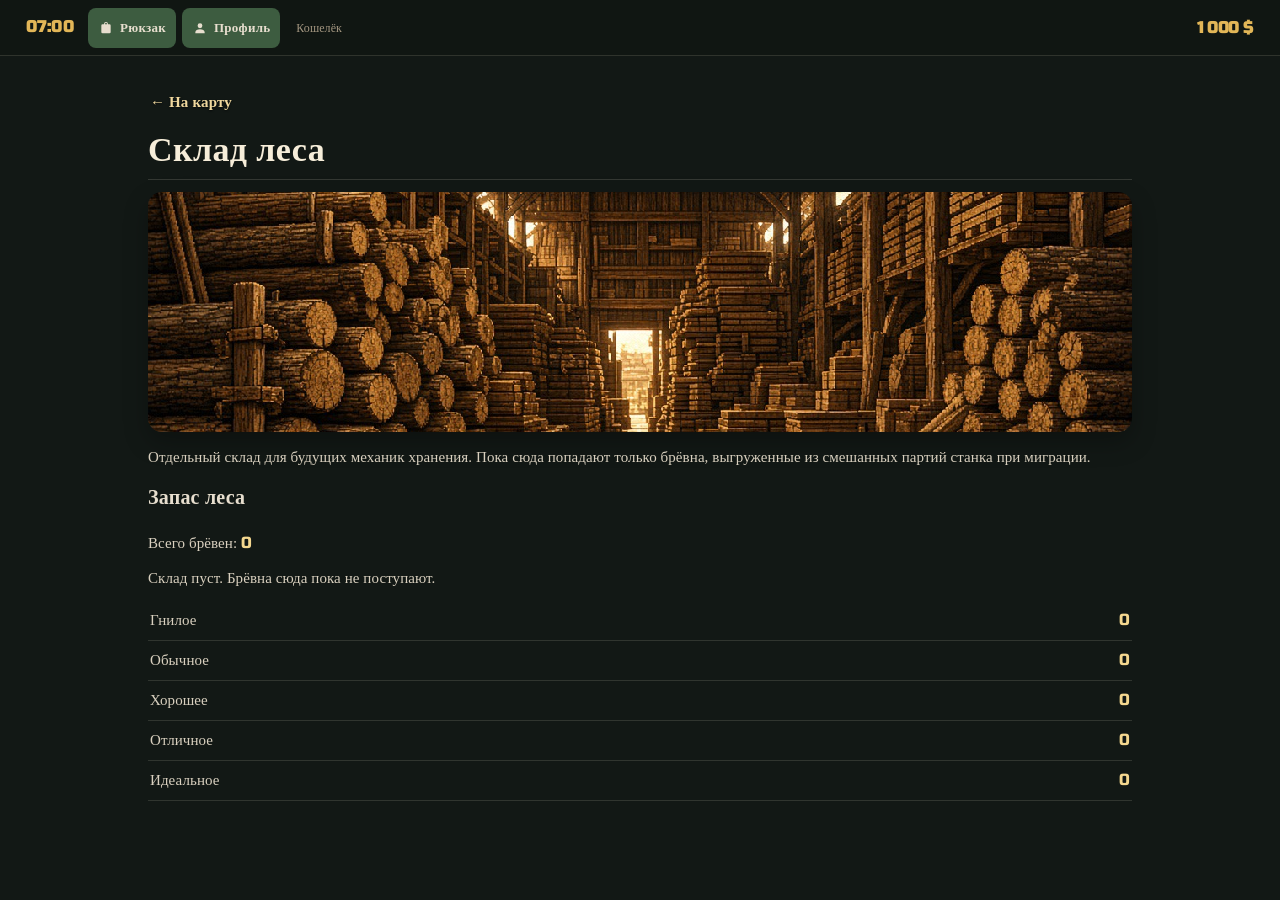
<file: sklad-lesa.html>
<!DOCTYPE html>
<html lang="ru">
<head>
  <meta charset="utf-8">
  <meta name="viewport" content="width=device-width, initial-scale=1, maximum-scale=1, user-scalable=no, viewport-fit=cover">
  <meta name="theme-color" content="#0b140e">
  <link rel="stylesheet" href="style.css">
  <title>Склад леса — Timber Town</title>
</head>
<body data-screen="sklad-lesa">
  <header id="hud">
    <p id="clock"><time id="game-time" datetime="07:00">07:00</time></p>
    <button type="button" id="open-inventory" aria-haspopup="dialog" aria-controls="inventory"><span>Рюкзак</span></button>
    <a href="profile.html" id="open-profile">Профиль</a>
    <p id="wallet"><span>Кошелёк</span> <data id="money" value="1000">1 000$</data></p>
  </header>
  <div id="toasts" aria-live="polite"></div>
  <template id="toast-template">
    <article class="toast" data-type="good">
      <p class="toast-text"></p>
      <button type="button" class="toast-close">Закрыть</button>
    </article>
  </template>
  <div id="processing" hidden role="alertdialog" aria-modal="true" aria-labelledby="processing-title">
    <p id="processing-title">Обработка...</p>
    <p id="processing-action"></p>
    <p id="processing-warning">НЕ ВЫХОДИТЕ ИЗ ИГРЫ, ПОКА ИДЁТ ОБРАБОТКА, ИНАЧЕ ДЕЙСТВИЕ НЕ СОХРАНИТСЯ</p>
  </div>
  <dialog id="inventory" aria-labelledby="inventory-title">
    <h2 id="inventory-title">Рюкзак</h2>
    <p id="inventory-empty">Пусто. Топоры продают в торговом центре.</p>
    <ul id="inventory-list"></ul>
    <button type="button" id="close-inventory">Закрыть</button>
  </dialog>
  <template id="axe-stack">
    <li data-rarity="" data-durability="">
      <span class="axe-name"></span>
      <span class="axe-count"></span>
      <span class="axe-durability"></span>
    </li>
  </template>
  <main id="sklad-lesa">
    <p class="map-return"><a class="map-return-link" href="game.html">← На карту</a></p>
    <h1>Склад леса</h1>
    <img src="Warehouse.jpeg" width="1168" height="784" alt="Склад леса">
    <p>Отдельный склад для будущих механик хранения. Пока сюда попадают только брёвна, выгруженные из смешанных партий станка при миграции.</p>

    <section id="forest-storage" aria-labelledby="forest-storage-title">
      <h2 id="forest-storage-title">Запас леса</h2>
      <p>Всего брёвен: <data id="forest-storage-total" value="0">0</data></p>
      <p id="forest-storage-empty">Склад пуст. Брёвна сюда пока не поступают.</p>
      <ul id="log-piles">
        <li>Гнилое <data id="forest-logs-rotten" value="0">0</data></li>
        <li>Обычное <data id="forest-logs-normal" value="0">0</data></li>
        <li>Хорошее <data id="forest-logs-good" value="0">0</data></li>
        <li>Отличное <data id="forest-logs-excellent" value="0">0</data></li>
        <li>Идеальное <data id="forest-logs-perfect" value="0">0</data></li>
      </ul>
    </section>
  </main>
  <script src="https://telegram.org/js/telegram-web-app.js"></script>
  <script src="game.js" defer></script>
</body>
</html>
</file>
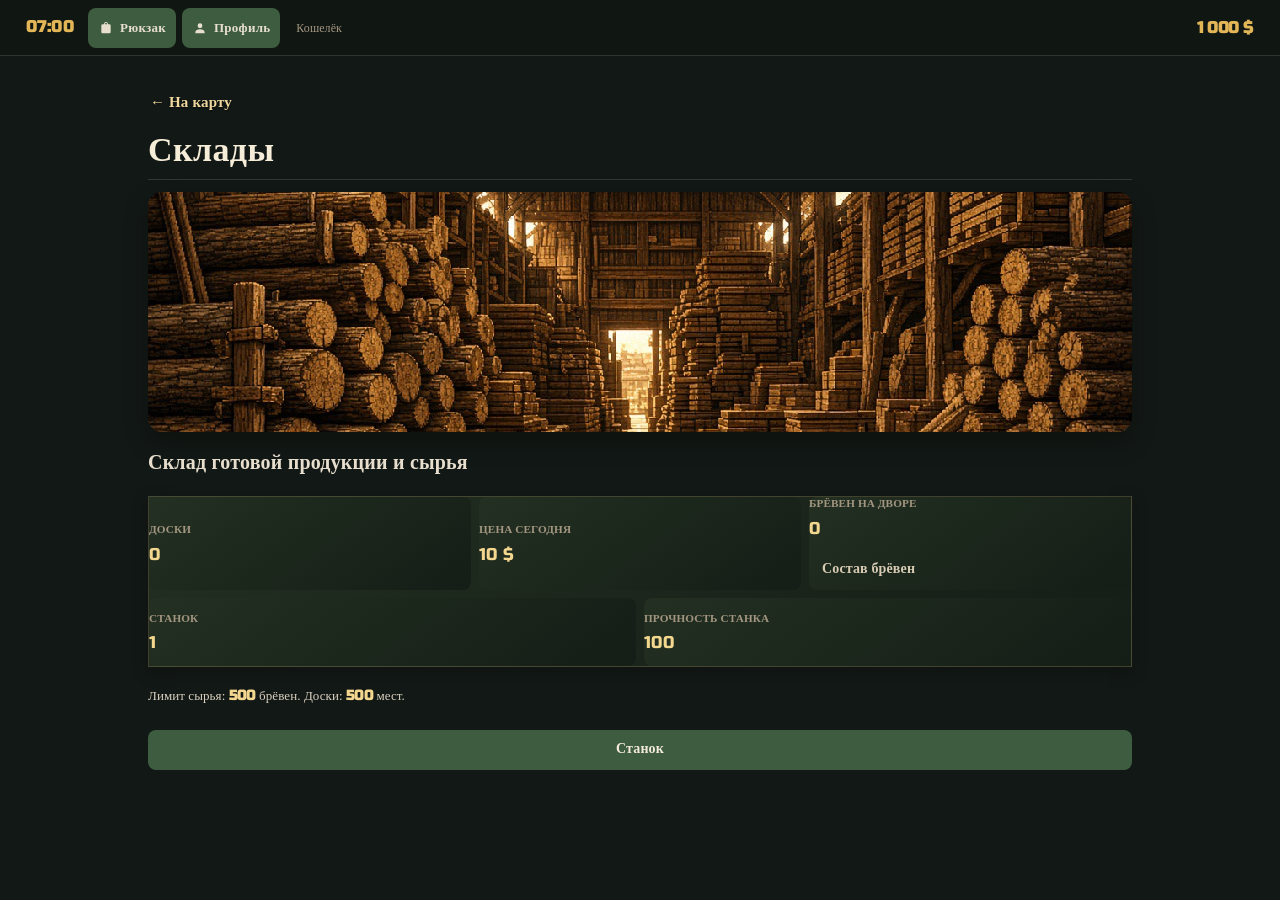
<file: sklad.html>
<!DOCTYPE html>
<html lang="ru">
<head>
  <meta charset="utf-8">
  <meta name="viewport" content="width=device-width, initial-scale=1, maximum-scale=1, user-scalable=no, viewport-fit=cover">
  <meta name="theme-color" content="#0b140e">
  <link rel="stylesheet" href="style.css">
  <title>Склады — Timber Town</title>
  <style>
    /* Сетка станка */
    .machine-batch {
      display: flex;
      flex-direction: column;
      gap: 12px;
      padding: 14px;
      background: rgba(0, 0, 0, 0.3);
      border: 1px solid var(--line);
      border-radius: var(--r-md);
    }
    .machine-batch-title {
      font-size: var(--fs-tiny);
      color: var(--cream-muted);
      letter-spacing: 0.06em;
      text-transform: uppercase;
    }
    .machine-batch-controls {
      display: grid;
      grid-template-columns: 1fr auto;
      gap: 10px;
      align-items: end;
    }
    .machine-batch-controls input {
      min-height: 44px;
    }
    .machine-batch-actions {
      display: flex;
      flex-wrap: wrap;
      gap: 8px;
    }
    .machine-batch-actions button {
      flex: 1 1 auto;
      min-height: 40px;
      padding: 8px 12px;
      font-size: 12px;
    }

    /* Баннер блокировки */
    .machine-lock-banner {
      padding: 12px 14px;
      border-radius: var(--r-md);
      background: var(--gold-wash);
      border: 1px solid var(--gold-deep);
      color: var(--cream);
      font-size: var(--fs-small);
      line-height: 1.5;
    }
    .machine-lock-banner strong {
      color: var(--gold-light);
    }
    .machine-lock-banner[hidden] {
      display: none !important;
    }

    /* Карточки качества: блок выбора */
    .quality-card .quality-name {
      font-weight: 400;
    }
    .quality-card[disabled],
    .quality-card[aria-disabled="true"] {
      opacity: 0.45;
      cursor: not-allowed;
    }
    .quality-card[disabled]:hover,
    .quality-card[aria-disabled="true"]:hover {
      border-color: var(--line-strong);
      background: linear-gradient(180deg, rgba(0, 0, 0, 0.32), rgba(0, 0, 0, 0.5));
    }

    /* Каждый тип качества — тонкая цветная полоска слева */
    .quality-card[data-quality="rotten"]    { border-left: 3px solid #6b7a5e; }
    .quality-card[data-quality="normal"]    { border-left: 3px solid var(--common); }
    .quality-card[data-quality="good"]      { border-left: 3px solid var(--moss-light); }
    .quality-card[data-quality="excellent"] { border-left: 3px solid var(--rare); }
    .quality-card[data-quality="perfect"]   { border-left: 3px solid var(--gold); }
  </style>
</head>
<body data-screen="sklad">
  <header id="hud">
    <p id="clock"><time id="game-time" datetime="07:00">07:00</time></p>
    <button type="button" id="open-inventory" aria-haspopup="dialog" aria-controls="inventory"><span>Рюкзак</span></button>
    <a href="profile.html" id="open-profile">Профиль</a>
    <p id="wallet"><span>Кошелёк</span> <data id="money" value="1000">1 000$</data></p>
  </header>
  <div id="toasts" aria-live="polite"></div>
  <template id="toast-template">
    <article class="toast" data-type="good">
      <p class="toast-text"></p>
      <button type="button" class="toast-close">Закрыть</button>
    </article>
  </template>
  <div id="processing" hidden role="alertdialog" aria-modal="true" aria-labelledby="processing-title">
    <p id="processing-title">Обработка...</p>
    <p id="processing-action"></p>
    <p id="processing-warning">НЕ ВЫХОДИТЕ ИЗ ИГРЫ, ПОКА ИДЁТ ОБРАБОТКА, ИНАЧЕ ДЕЙСТВИЕ НЕ СОХРАНИТСЯ</p>
  </div>
  <dialog id="inventory" aria-labelledby="inventory-title">
    <h2 id="inventory-title">Рюкзак</h2>
    <p id="inventory-empty">Пусто. Топоры продают в торговом центре.</p>
    <ul id="inventory-list"></ul>
    <button type="button" id="close-inventory">Закрыть</button>
  </dialog>
  <main id="sklad">
    <p class="map-return"><a class="map-return-link" href="game.html">← На карту</a></p>
    <h1>Склады</h1>
    <img src="Warehouse.jpeg" width="1168" height="784" alt="Склад досок">

    <section id="warehouse-overview" aria-labelledby="overview-title">
      <h2 id="overview-title">Склад готовой продукции и сырья</h2>
      <div class="stat-row">
        <div class="stat">
          <span class="stat-label">Доски</span>
          <data class="stat-value" id="planks" value="0">0</data>
        </div>
        <div class="stat">
          <span class="stat-label">Цена сегодня</span>
          <data class="stat-value" id="plank-price" value="">ещё не назначена</data>
        </div>
        <div class="stat stat-logs-detail">
          <span class="stat-label">Брёвен на дворе</span>
          <data class="stat-value" id="logs-total" value="0">0</data>
          <button type="button" id="toggle-log-details" class="ghost log-details-toggle" aria-expanded="false" aria-controls="log-details">Состав брёвен</button>
        </div>
        <div class="stat">
          <span class="stat-label">Станок</span>
          <data class="stat-value" id="machine-level" value="1">1</data>
        </div>
        <div class="stat">
          <span class="stat-label">Прочность станка</span>
          <data class="stat-value" id="machine-durability" value="100">100</data>
        </div>
      </div>
      <p class="storage-footnote">Лимит сырья: <strong><data id="sawmill-log-capacity-warehouse" value="500">500</data></strong> брёвен. Доски: <strong><data id="plank-storage-capacity" value="500">500</data></strong> мест.</p>
      <div id="log-details" class="log-details" hidden>
        <h3>По качеству</h3>
        <ul class="log-quality-details">
          <li>Гнилые <data id="logs-rotten" value="0">0</data></li>
          <li>Обычные <data id="logs-normal" value="0">0</data></li>
          <li>Хорошие <data id="logs-good" value="0">0</data></li>
          <li>Отличные <data id="logs-excellent" value="0">0</data></li>
          <li>Идеальные <data id="logs-perfect" value="0">0</data></li>
        </ul>
        <h3>Состав по породе и качеству</h3>
        <div class="guide-table-scroll composition-table-wrap"><table class="composition-table"><thead><tr><th>Порода</th><th>Гнилые</th><th>Обычные</th><th>Хорошие</th><th>Отличные</th><th>Идеальные</th><th>Всего</th></tr></thead><tbody>
          <tr><th>Берёза</th><td id="composition-birch-rotten">0</td><td id="composition-birch-normal">0</td><td id="composition-birch-good">0</td><td id="composition-birch-excellent">0</td><td id="composition-birch-perfect">0</td><td><data id="wood-birch-logs" value="0">0</data></td></tr>
          <tr><th>Сосна</th><td id="composition-pine-rotten">0</td><td id="composition-pine-normal">0</td><td id="composition-pine-good">0</td><td id="composition-pine-excellent">0</td><td id="composition-pine-perfect">0</td><td><data id="wood-pine-logs" value="0">0</data></td></tr>
          <tr><th>Дуб</th><td id="composition-oak-rotten">0</td><td id="composition-oak-normal">0</td><td id="composition-oak-good">0</td><td id="composition-oak-excellent">0</td><td id="composition-oak-perfect">0</td><td><data id="wood-oak-logs" value="0">0</data></td></tr>
        </tbody></table></div>
      </div>
    </section>

<button type="button" id="toggle-machine" aria-expanded="false" aria-controls="machine" aria-label="Показать панель станка">Станок</button>

    <section id="machine" hidden aria-labelledby="machine-title">
      <h2 id="machine-title">Станок</h2>
      <p>Уровень станка: <strong id="machine-level-warehouse">1</strong>. Улучшение ускоряет обработку каждого бревна.</p>
      <button type="button" id="upgrade-machine">Улучшить станок</button>
      <p id="machine-state">Стоит</p>
      <div class="stat-row">
        <div class="stat">
          <span class="stat-label">Вместимость склада</span>
          <data class="stat-value"><data id="machine-capacity" value="10">10</data> брёвен</data>
        </div>
        <div class="stat">
          <span class="stat-label">На бревно</span>
          <data class="stat-value"><data id="machine-pace" value="10">10</data> мин</data>
        </div>
        <div class="stat">
          <span class="stat-label">Бонус</span>
          <data class="stat-value"><data id="machine-bonus" value="1">1</data>%</data>
        </div>
      </div>

      <div class="machine-batch" id="machine-batch">
        <span class="machine-batch-title">Партия · одна редкость</span>

        <p id="machine-lock-banner" class="machine-lock-banner" hidden>
          <strong>Партия запущена.</strong> Состав, качество и количество заблокированы до окончания производства. Пауза и поломка не открывают форму.
        </p>

        <div class="quality-selector" id="machine-quality" role="group" aria-label="Качество партии">
          <button type="button" class="quality-card" data-quality="rotten" aria-pressed="false">
            <span class="quality-name">Гнилое</span>
            <span class="quality-stock">В наличии: <data class="quality-stock-value" data-quality="rotten" value="0">0</data></span>
          </button>
          <button type="button" class="quality-card" data-quality="normal" aria-pressed="false">
            <span class="quality-name">Обычное</span>
            <span class="quality-stock">В наличии: <data class="quality-stock-value" data-quality="normal" value="0">0</data></span>
          </button>
          <button type="button" class="quality-card" data-quality="good" aria-pressed="false">
            <span class="quality-name">Хорошее</span>
            <span class="quality-stock">В наличии: <data class="quality-stock-value" data-quality="good" value="0">0</data></span>
          </button>
          <button type="button" class="quality-card" data-quality="excellent" aria-pressed="false">
            <span class="quality-name">Отличное</span>
            <span class="quality-stock">В наличии: <data class="quality-stock-value" data-quality="excellent" value="0">0</data></span>
          </button>
          <button type="button" class="quality-card" data-quality="perfect" aria-pressed="false">
            <span class="quality-name">Идеальное</span>
            <span class="quality-stock">В наличии: <data class="quality-stock-value" data-quality="perfect" value="0">0</data></span>
          </button>
        </div>

        <div class="machine-batch-controls">
          <div>
            <label for="machine-amount">Сколько брёвен в партию</label>
            <input id="machine-amount" type="number" min="0" step="1" value="0" inputmode="numeric">
          </div>
        </div>

        <div class="machine-batch-actions">
          <button type="button" id="machine-fill-all">Положить всё</button>
          <button type="button" id="machine-clear" class="ghost">Очистить</button>
        </div>

        <p class="fs-tiny" id="machine-hint">Выберите качество и укажите количество. Одновременно можно грузить только одну редкость.</p>
      </div>

      <p id="machine-left" hidden>Осталось <data id="machine-logs-left" value="0">0</data>, время <time id="machine-eta">00:00</time></p>

      <button type="button" id="start-machine" disabled>Запустить</button>
    </section>


  </main>
  <script src="https://telegram.org/js/telegram-web-app.js"></script>
  <script src="game.js" defer></script>
</body>
</html>
</file>
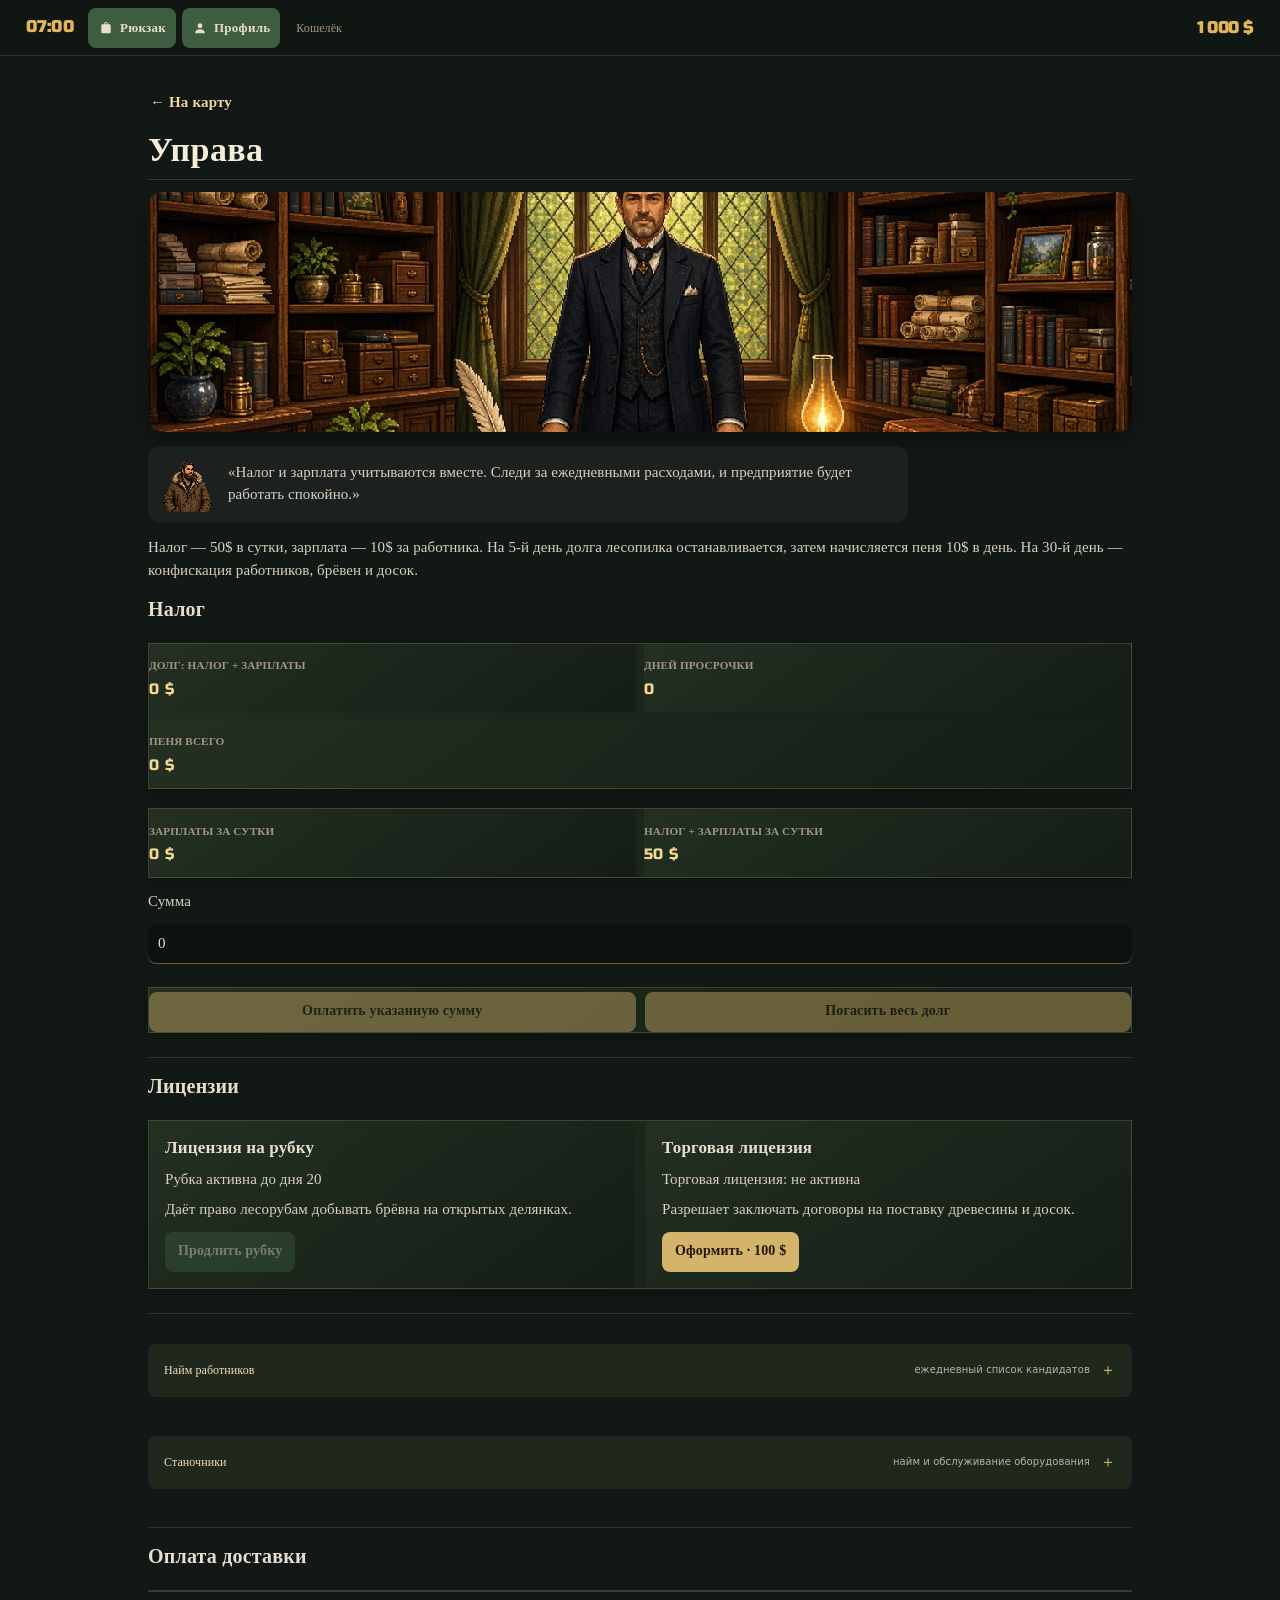
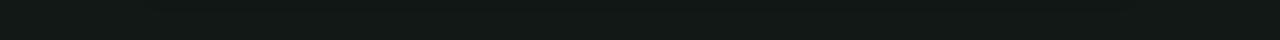
<file: uprava.html>
<!DOCTYPE html>
<html lang="ru">
<head>
  <meta charset="utf-8">
  <meta name="viewport" content="width=device-width, initial-scale=1, maximum-scale=1, user-scalable=no, viewport-fit=cover">
  <meta name="theme-color" content="#0b140e">
  <link rel="stylesheet" href="style.css">
  <title>Управа — Timber Town</title>
  <style>
    /* Портрет работника скрыт, пока не будет выставлен src. */
    .worker-portrait:not([src]) {
      visibility: hidden;
    }

    /* Карточка нанятого: портрет и имя. Внешность видна по портрету, отдельной строки нет. */
    #hired-list > li {
      display: grid;
      grid-template-columns: 48px 1fr;
      column-gap: 12px;
      align-items: center;
      padding: 10px 12px;
    }

    #hired-list > li > .worker-portrait {
      width: 48px;
      height: 48px;
      margin: 0;
    }

    #hired-list > li > .worker-name {
      margin: 0;
    }

    /* Строки статистики налогов/лицензий */
    #taxes .stat-row,
    #licenses .stat-row,
    #delivery-pay .stat-row {
      display: flex;
      flex-wrap: wrap;
      gap: 8px;
    }

    #taxes .stat,
    #licenses .stat,
    #delivery-pay .stat {
      flex: 1 1 calc(50% - 4px);
      min-width: 130px;
    }

    #taxes .stat-value,
    #licenses .stat-value,
    #delivery-pay .stat-value {
      font-size: 15px;
    }

    #licenses .stat-value.license-ok {
      color: var(--moss-light);
    }

    #licenses .stat-value.license-off {
      color: var(--cream-soft);
    }

    #licenses .stat-value.license-warn {
      color: var(--gold-light);
    }

    /* Кнопки секций */
    #taxes button,
    #licenses button,
    #hiring button,
    #delivery-pay button {
      align-self: flex-start;
      margin-top: 4px;
    }

    /* Форма налога: сумма + кнопка в один столбец */
    #taxes label,
    #taxes input {
      width: 100%;
    }
  </style>
</head>
<body data-screen="uprava">
  <header id="hud">
    <p id="clock"><time id="game-time" datetime="07:00">07:00</time></p>
    <button type="button" id="open-inventory" aria-haspopup="dialog" aria-controls="inventory"><span>Рюкзак</span></button>
    <a href="profile.html" id="open-profile">Профиль</a>
    <p id="wallet"><span>Кошелёк</span> <data id="money" value="1000">1 000$</data></p>
  </header>
  <div id="toasts" aria-live="polite"></div>
  <template id="toast-template">
    <article class="toast" data-type="good">
      <p class="toast-text"></p>
      <button type="button" class="toast-close">Закрыть</button>
    </article>
  </template>
  <div id="processing" hidden role="alertdialog" aria-modal="true" aria-labelledby="processing-title">
    <p id="processing-title">Обработка...</p>
    <p id="processing-action"></p>
    <p id="processing-warning">НЕ ВЫХОДИТЕ ИЗ ИГРЫ, ПОКА ИДЁТ ОБРАБОТКА, ИНАЧЕ ДЕЙСТВИЕ НЕ СОХРАНИТСЯ</p>
  </div>
  <dialog id="inventory" aria-labelledby="inventory-title">
    <h2 id="inventory-title">Рюкзак</h2>
    <p id="inventory-empty">Пусто. Топоры продают в торговом центре.</p>
    <ul id="inventory-list"></ul>
    <button type="button" id="close-inventory">Закрыть</button>
  </dialog>
  <template id="axe-stack">
    <li data-rarity="" data-durability="">
      <span class="axe-name"></span>
      <span class="axe-count"></span>
      <span class="axe-durability"></span>
    </li>
  </template>
  <main id="uprava">
    <p class="map-return"><a class="map-return-link" href="game.html">← На карту</a></p>
    <h1>Управа</h1>
    <div class="building-guide"><img src="1skin.jpeg" alt="Служащий здания" loading="lazy" decoding="async"><p>«Налог и зарплата учитываются вместе. Следи за ежедневными расходами, и предприятие будет работать спокойно.»</p></div>
    <img src="The_Board.jpeg" width="1168" height="784" alt="Управа">
    <p>Налог — 50$ в сутки, зарплата — 10$ за работника. На 5-й день долга лесопилка останавливается, затем начисляется пеня 10$ в день. На 30-й день — конфискация работников, брёвен и досок.</p>

    <section id="taxes" aria-labelledby="taxes-title">
      <h2 id="taxes-title">Налог</h2>
      <div class="stat-row">
        <div class="stat">
          <span class="stat-label">Долг: налог + зарплаты</span>
          <data class="stat-value" id="tax-debt" value="0">0$</data>
        </div>
        <div class="stat">
          <span class="stat-label">Дней просрочки</span>
          <data class="stat-value" id="overdue-days" value="0">0</data>
        </div>
        <div class="stat">
          <span class="stat-label">Пеня всего</span>
          <data class="stat-value" id="tax-penalty" value="0">0$</data>
        </div>
      </div>
      <div class="stat-row daily-costs">
        <div class="stat"><span class="stat-label">Зарплаты за сутки</span><data class="stat-value" id="daily-wages" value="0">0 $</data></div>
        <div class="stat"><span class="stat-label">Налог + зарплаты за сутки</span><data class="stat-value" id="daily-total" value="50">50 $</data></div>
      </div>
      <label for="tax-amount">Сумма</label>
      <input id="tax-amount" type="number" min="1" step="1" value="0" inputmode="numeric">
      <div class="tax-actions"><button type="button" id="pay-tax" disabled>Оплатить указанную сумму</button><button type="button" id="tax-pay-all" class="gold-action" disabled>Погасить весь долг</button></div>
    </section>

    <section id="licenses" aria-labelledby="licenses-title">
      <h2 id="licenses-title">Лицензии</h2>
      <div class="license-cards">
        <article class="license-paper"><h3>Лицензия на рубку</h3><p id="chop-license">Действует до дня <data id="chop-until-text" value="20">20</data></p><p>Даёт право лесорубам добывать брёвна на открытых делянках.</p><button type="button" id="renew-chop">Продлить рубку</button></article>
        <article class="license-paper"><h3>Торговая лицензия</h3><p id="trade-license">Пока не оформлена</p><p>Разрешает заключать договоры на поставку древесины и досок.</p><button type="button" id="buy-trade-license">Оформить · 100 $</button></article>
      </div>
      <div class="stat-row" hidden>
        <div class="stat">
          <span class="stat-label">Рубка</span>
          <data class="stat-value" id="chop-until" value="20">до дня 20</data>
        </div>
        <div class="stat">
          <span class="stat-label">Торговая</span>
          <data class="stat-value" id="trade-until" value="0">не выдана</data>
        </div>
      </div>

    </section>

    <section id="hiring" aria-labelledby="hiring-title">
      <details class="fold-plaque hire-fold"><summary id="hiring-title">Найм работников <span class="fold-count">ежедневный список кандидатов</span></summary>
      <div class="stat-row"><div class="stat"><span class="stat-label">Работников нанято</span><data class="stat-value" id="worker-count" value="0">0</data></div><div class="stat"><span class="stat-label">Доступно мест</span><data class="stat-value" id="worker-cap" value="10">10</data></div></div>
      <p>Каждый игровой день появляется новый набор из 3–8 кандидатов. Цена зависит от квалификации и уровня: 100 $ + 30 $ за звезду + 10 $ за уровень.</p>
      <div id="hire-market-panel" class="hire-market-panel"><h3>Кандидаты на сегодня</h3><ul id="hire-market-list"></ul></div>
      </details>
      <details class="fold-plaque operator-hiring"><summary>Станочники <span class="fold-count">найм и обслуживание оборудования</span></summary>
        <p>Станочник автоматически запускает производство на одном свободном станке.</p>
        <button type="button" id="hire-operator">Нанять станочника · 1 500 $</button>
        <p>Всего станочников: <data id="operator-count" value="0">0</data></p><ul id="operator-list" class="operator-list"></ul>
      </details>
    </section>

    <section id="delivery-pay" aria-labelledby="delivery-title">
      <h2 id="delivery-title">Оплата доставки</h2>
      <div id="delivery-active" hidden class="tax-paper"><h3 id="delivery-active-title">Активный договор</h3><p>Сумма заказа: <strong id="delivery-active-total">0 $</strong></p><p>Доставка: <strong id="delivery-fee">0 $</strong></p><p>После оплаты груз отправится покупателю.</p><button type="button" id="pay-contract-delivery">Оплатить доставку и отправить</button></div>
      <div id="delivery-shipments"></div>
    </section>

  </main>
  <script src="https://telegram.org/js/telegram-web-app.js"></script>
  <script src="game.js" defer></script>
</body>
</html>
</file>
<file: style.css>
@import url("https://fonts.googleapis.com/css2?family=Press+Start+2P&family=Russo+One&display=swap");

:root {
  --ink: #140e09;
  --wood: #6b3e22;
  --wood-deep: #3a2415;
  --gold: #e2b657;
  --gold-light: #f4d382;
  --gold-deep: #a8853a;
  --gold-wash: rgba(226, 182, 87, 0.18);
  --cream: #f4e7c8;
  --cream-muted: #b8a98a;
  --cream-soft: #d8c9a8;
  --moss: #2f6b45;
  --moss-light: #6fbf8a;
  --common: #8a9ba8;
  --danger: #9d332c;
  --danger-ink: #e7b2ad;
  --danger-wash: rgba(157, 51, 44, 0.18);
  --rare: #3d6fbf;
  --mythic: #7a4ea3;
  --line: #2a1c12;
  --line-strong: #4a3526;
  --moss-wash: color-mix(in srgb, var(--moss) 45%, transparent);
  --cream-line: color-mix(in srgb, var(--cream) 45%, transparent);
  --scrim: color-mix(in srgb, var(--ink) 82%, transparent);
  --wood-scrim: color-mix(in srgb, var(--wood-deep) 94%, transparent);
  --pixel: "Press Start 2P", "Russo One", sans-serif;
  --ui: "Russo One", "Press Start 2P", sans-serif;
  --font-ui: "Russo One", "Press Start 2P", sans-serif;
  --fs-tiny: 10px;
  --fs-small: 12px;
  --r-sm: 6px;
  --r-md: 10px;
  --r-lg: 16px;
  --r-pill: 999px;
  --s1: 8px;
  --s2: 16px;
  --s3: 24px;
  --s4: 32px;
  --hit: 44px;
  --stroke: 3px;
  --offset: 4px;
}

*,
*::before,
*::after {
  box-sizing: border-box;
}

[hidden] {
  display: none !important;
}

html,
body {
  margin: 0;
  min-height: 100%;
  background: var(--ink);
  color: var(--cream);
  font-family: var(--pixel);
  font-size: 11px;
  line-height: 1.7;
}

img {
  image-rendering: pixelated;
  image-rendering: crisp-edges;
}

a {
  color: var(--cream);
}

button,
input,
a {
  font: inherit;
}

button,
.btn,
#play {
  min-height: 2.75rem;
  border: 3px solid var(--ink);
  background: var(--wood);
  color: var(--cream);
  box-shadow: 4px 4px 0 var(--ink);
  padding: 0.45rem 0.8rem;
  text-decoration: none;
  display: inline-flex;
  align-items: center;
  justify-content: center;
  gap: 0.4rem;
  text-align: center;
  line-height: 1.35;
  cursor: pointer;
  touch-action: manipulation;
  -webkit-tap-highlight-color: transparent;
  transition: transform 140ms ease, filter 160ms ease, background-color 180ms ease, box-shadow 140ms ease;
}

button:active:not(:disabled),
#play:active {
  transform: translate(2px, 2px);
  box-shadow: 2px 2px 0 var(--ink);
}

button:disabled {
  opacity: 0.45;
  cursor: not-allowed;
}

button:not(:disabled),
.btn,
#play {
  -webkit-tap-highlight-color: transparent;
  touch-action: manipulation;
}

button:focus-visible,
a:focus-visible,
input:focus-visible,
#world a:focus-visible {
  outline: var(--stroke) solid var(--gold);
  outline-offset: 2px;
}

#world a:focus-visible {
  background: color-mix(in srgb, var(--gold) 28%, transparent);
}

#play,
#hire,
#zone-buy-yes,
#upgrade-machine,
#pay-tax,
#sell-planks,
#start-machine,
#pay-delivery,
#stamp,
[id^="buy-"] {
  background: var(--gold);
  color: var(--ink);
}

#reset-progress,
#reset-yes,
#fire-yes,
.fire-worker,
#repair-machine {
  background: var(--danger);
  color: var(--cream);
}

input[type="number"] {
  min-height: 2.75rem;
  width: 100%;
  border: 3px solid var(--ink);
  background: var(--ink);
  color: var(--cream);
  padding: 0.4rem 0.7rem;
}

h1,
h2,
#tip,
#processing-title {
  font-family: var(--pixel);
  font-weight: 400;
  letter-spacing: 0;
}

h1 {
  margin: 0;
  font-size: 14px;
  line-height: 1.6;
  color: var(--gold);
}

h2 {
  margin: 0;
  font-size: 11px;
  line-height: 1.7;
  color: var(--gold);
}

p {
  margin: 0;
}

data {
  color: var(--gold);
}

/* === Скины работников === */
.worker-portrait {
  display: block;
  width: 64px;
  height: 64px;
  object-fit: cover;
  object-position: center;
  background: var(--wood-deep);
  border: 2px solid var(--ink);
  border-radius: var(--s1);
  flex-shrink: 0;
  image-rendering: pixelated;
  image-rendering: crisp-edges;
}

.worker-portrait.small {
  width: 48px;
  height: 48px;
}

.worker-portrait.img-fallback {
  image-rendering: auto;
}

/* === Иконки топоров === */
.axe-icon {
  display: inline-block;
  width: 32px;
  height: 32px;
  object-fit: contain;
  object-position: center;
  image-rendering: pixelated;
  image-rendering: crisp-edges;
  flex-shrink: 0;
  vertical-align: middle;
}

.axe-icon.small {
  width: 20px;
  height: 20px;
}

.axe-icon.img-fallback {
  image-rendering: auto;
}

/* Рюкзак */
#inventory-list {
  display: flex;
  flex-direction: column;
  gap: 0.5rem;
  margin: 0;
  padding: 0;
  list-style: none;
}

#inventory-list > li {
  display: flex;
  align-items: center;
  gap: 10px;
  padding: 0.5rem 0.7rem;
  background: var(--ink);
  border: 2px solid var(--wood);
  border-radius: var(--s1);
}

#inventory-list > li > .axe-name {
  flex: 1 1 auto;
}

#inventory-list > li > .axe-count,
#inventory-list > li > .axe-durability {
  color: var(--gold);
  font-size: 0.9em;
  white-space: nowrap;
}

/* Каталог магазина */
#axe-catalog > li {
  display: grid;
  grid-template-columns: 56px 1fr;
  grid-template-areas:
    "icon name"
    "icon desc"
    "btn  btn";
  gap: 6px 12px;
  align-items: start;
}

#axe-catalog > li > .axe-icon {
  grid-area: icon;
  width: 56px;
  height: 56px;
  align-self: start;
}

#axe-catalog > li > h2 {
  grid-area: name;
  margin: 0;
}

#axe-catalog > li > p {
  grid-area: desc;
  margin: 0;
}

#axe-catalog > li > button {
  grid-area: btn;
  justify-self: start;
}

/* Мастерская: сломанные топоры */
#broken-axes > li {
  display: grid;
  grid-template-columns: 40px 1fr auto;
  grid-template-areas:
    "icon name  btn"
    "icon owner btn";
  gap: 4px 12px;
  align-items: center;
}

#broken-axes > li > .axe-icon {
  grid-area: icon;
  width: 40px;
  height: 40px;
}

#broken-axes > li > .axe-name {
  grid-area: name;
  margin: 0;
}

#broken-axes > li > .axe-owner {
  grid-area: owner;
  margin: 0;
  color: var(--cream-muted);
  font-size: 0.85em;
}

#broken-axes > li > .repair-axe {
  grid-area: btn;
  align-self: center;
}

/* Топор в карточке работника */
#profile-crew .worker-axe {
  display: flex;
  align-items: center;
  gap: 6px;
  margin: 0;
}

/* === Статистика: единые карточки ===
   Inline в uprava.html / sklad.html переопределяют flex-базис и размер
   шрифта для своих секций — это ожидаемо. */
.stat-row {
  display: flex;
  flex-wrap: wrap;
  gap: 8px;
}

.stat {
  flex: 1 1 calc(33% - 6px);
  min-width: 110px;
  padding: 10px 12px;
  background: rgba(0, 0, 0, 0.28);
  border: 1px solid var(--line);
  border-left: 3px solid var(--gold);
  border-radius: var(--s1);
}

.stat-label {
  display: block;
  font-size: 0.7em;
  letter-spacing: 0.04em;
  text-transform: uppercase;
  color: var(--cream-muted);
  line-height: 1.3;
}

.stat-value {
  display: block;
  margin-top: 4px;
  font-family: var(--pixel);
  font-size: 14px;
  color: var(--gold);
  line-height: 1.2;
}

/* === Брёвна по качеству === */
#log-piles {
  display: flex;
  flex-direction: column;
  gap: 6px;
  margin: 0;
  padding: 0;
  list-style: none;
}

#log-piles li {
  display: flex;
  justify-content: space-between;
  align-items: center;
  padding: 0.4rem 0.7rem;
  background: rgba(0, 0, 0, 0.28);
  border: 1px solid var(--line);
  border-left: 3px solid var(--line-strong);
  border-radius: var(--s1);
  font-size: 0.9em;
}

#log-piles li:nth-child(1) { border-left-color: #6b7a5e; }
#log-piles li:nth-child(2) { border-left-color: var(--common); }
#log-piles li:nth-child(3) { border-left-color: var(--moss-light); }
#log-piles li:nth-child(4) { border-left-color: var(--rare); }
#log-piles li:nth-child(5) { border-left-color: var(--gold); }

.quality-odds,
.axe-choices {
  margin: 0;
  padding: 0;
  list-style: none;
}

#hud {
  position: sticky;
  top: 0;
  z-index: 20;
  display: flex;
  flex-wrap: nowrap;
  align-items: center;
  gap: clamp(3px, 0.7vw, 8px);
  min-height: 54px;
  padding: max(0.32rem, env(safe-area-inset-top)) 0.42rem 0.32rem;
  background: var(--wood-deep);
  box-shadow: 0 4px 0 var(--ink);
}

#hud p {
  margin: 0;
  font-size: 10px;
  line-height: 1.6;
  white-space: nowrap;
}

#wallet {
  display: flex;
  flex: 1 1 auto;
  align-items: center;
  justify-content: space-between;
  gap: clamp(4px, 1vw, 10px);
  min-width: 0;
  overflow: hidden;
  padding: 0.3rem 0.48rem;
  border: 2px solid var(--ink);
  font-size: clamp(8px, 2.2vw, 10px);
  line-height: 1.1;
  white-space: nowrap;
}

#wallet > span {
  flex: 0 0 auto;
  color: var(--cream-muted);
}

#money {
  display: inline-block;
  flex: 0 1 auto;
  min-width: 0;
  overflow: visible;
  font-size: clamp(10px, 3.1vw, 15px);
  line-height: 1.1;
  text-align: right;
  white-space: nowrap;
  letter-spacing: -0.035em;
}

#open-inventory,
#open-profile {
  display: inline-flex;
  flex: 0 0 auto;
  align-items: center;
  justify-content: center;
  gap: 4px;
  min-height: 42px;
  height: 42px;
  border: var(--stroke) solid var(--ink);
  background: var(--wood);
  color: var(--cream);
  box-shadow: 3px 3px 0 var(--ink);
  padding: 0.25rem 0.45rem;
  text-decoration: none;
  font-size: clamp(8px, 2.1vw, 10px);
  line-height: 1.15;
  vertical-align: middle;
  white-space: nowrap;
}

#open-profile { align-self: center; text-align: center; }
.hud-icon { width: 19px; height: 19px; object-fit: contain; image-rendering: pixelated; flex: 0 0 auto; }
#open-inventory > span, #open-profile { transform: none; }
#clock { flex: 0 0 auto; min-width: 48px; text-align: center; }

#clock {
  padding: 0.35rem 0.4rem;
  border: 2px solid var(--ink);
  font-family: var(--pixel);
  font-size: 0.5rem;
  line-height: 1.45;
  text-align: right;
}

#boot {
  position: relative;
  min-height: 100dvh;
}

#boot h1 {
  position: absolute;
  width: 1px;
  height: 1px;
  overflow: hidden;
  clip: rect(0 0 0 0);
}

#boot-art {
  position: absolute;
  inset: 0;
  width: 100%;
  height: 100%;
  object-fit: cover;
  object-position: center 35%;
}

body[data-screen="boot"]::after {
  content: "";
  position: fixed;
  z-index: 1;
  right: 0;
  bottom: 0;
  left: 0;
  height: calc(8.6rem + env(safe-area-inset-bottom));
  background: var(--wood-scrim);
}

#load-bar,
#tip,
#play {
  position: fixed;
  z-index: 2;
  left: 50%;
  width: min(28rem, calc(100% - 32px));
  translate: -50% 0;
}

#play:active {
  translate: calc(-50% + 2px) 2px;
  transform: none;
}

#load-bar {
  bottom: calc(7.5rem + env(safe-area-inset-bottom));
  height: 1rem;
  border: 3px solid var(--ink);
  background: var(--ink);
  appearance: none;
}

#load-bar::-webkit-progress-bar {
  background: var(--ink);
}

#load-bar::-webkit-progress-value {
  background: var(--gold);
}

#load-bar::-moz-progress-bar {
  background: var(--gold);
}

#tip {
  bottom: calc(4.6rem + env(safe-area-inset-bottom));
  margin: 0;
  font-size: 10px;
  line-height: 1.7;
  text-align: center;
}

#play {
  bottom: calc(0.8rem + env(safe-area-inset-bottom));
}

body[data-screen="map"] {
  height: 100dvh;
  overflow: hidden;
  display: flex;
  flex-direction: column;
}

body[data-screen="map"] #map {
  position: relative;
  container-type: size;
  flex: 1;
  min-height: 0;
  display: flex;
  align-items: center;
  justify-content: center;
  margin: 0;
  background: var(--ink);
}

#world {
  position: relative;
  aspect-ratio: 3 / 2;
  width: min(100%, calc(100cqh * 3 / 2));
  margin: 0;
}

#world img {
  position: absolute;
  inset: 0;
  width: 100%;
  height: 100%;
  object-fit: contain;
}

#world a {
  position: absolute;
  display: block;
}

body[data-screen="map"] #toasts,
body[data-screen="map"] #processing,
body[data-screen="map"] #inventory {
  z-index: 30;
}

main:not(#boot):not(#map) {
  display: flex;
  flex-direction: column;
  width: min(72rem, 100%);
  margin: 0 auto;
  padding-bottom: max(1.5rem, env(safe-area-inset-bottom));
}

main:not(#boot):not(#map) > img {
  order: -1;
  width: 100%;
  height: min(46vw, 22rem);
  object-fit: cover;
  object-position: center;
  border-bottom: 4px solid var(--ink);
}

main:not(#boot):not(#map) > p:first-child {
  display: flex;
  align-items: center;
  gap: 0.75rem;
  padding: 0.75rem;
  background: var(--wood-deep);
  border-bottom: 4px solid var(--ink);
}

main:not(#boot):not(#map) > p:first-child a,
main:not(#boot):not(#map) nav a,
#crew a {
  color: var(--cream);
  text-decoration: none;
  border: 3px solid var(--ink);
  background: var(--wood);
  box-shadow: 4px 4px 0 var(--ink);
  padding: 0.45rem 0.7rem;
}

main:not(#boot):not(#map) > h1 {
  padding: 0.8rem 0.75rem 0;
}

main:not(#boot):not(#map) > nav {
  display: flex;
  flex-wrap: wrap;
  gap: 0.5rem;
  padding: 0.75rem;
}

main:not(#boot):not(#map) > p:not(:first-child),
main:not(#boot):not(#map) > section:not([hidden]),
main:not(#boot):not(#map) > form,
main:not(#boot):not(#map) > ul,
main:not(#boot):not(#map) > table,
main:not(#boot):not(#map) > button {
  margin: 0 0.75rem 0.75rem;
}

main section:not([hidden]) {
  display: flex;
  flex-direction: column;
  gap: 0.7rem;
  padding: 0.85rem;
  background: var(--wood-deep);
  border: 3px solid var(--ink);
}

/* Заголовок секции с тонкой золотой линией-разделителем */
main section:not([hidden]) > h2 {
  padding-bottom: 8px;
  border-bottom: 1px dashed var(--cream-line);
  margin-bottom: 2px;
}

main section:not([hidden]) button,
main form button,
#axe-catalog button {
  align-self: flex-start;
}

#axe-catalog,
#broken-axes,
#crew-list,
#profile-crew,
#chance-list,
#hired-list {
  display: flex;
  flex-direction: column;
  gap: 0.6rem;
  margin: 0;
  padding: 0;
  list-style: none;
}

#axe-catalog > li,
#broken-axes > li,
#crew-list > li,
#profile-crew > li,
#chance-list > li {
  padding: 0.75rem;
  background: var(--ink);
  border: 3px solid var(--ink);
  outline: 2px solid var(--wood);
}

#axe-catalog h2 {
  margin-bottom: 0.35rem;
}

#axe-catalog li[data-rarity="rare"] h2 {
  color: var(--rare);
}

#axe-catalog li[data-rarity="mythic"] h2 {
  color: var(--mythic);
}

#axe-catalog li[data-rarity="legendary"] h2 {
  color: var(--gold);
}

#zone-grid {
  display: grid;
  grid-template-columns: repeat(7, minmax(0, 1fr));
  gap: 0.3rem;
}

#zone-grid button {
  min-height: 2.5rem;
  padding: 0;
  box-shadow: none;
  background: transparent;
  border: 2px solid var(--cream-line);
  color: var(--cream);
  font-size: 0.75rem;
}

#zone-grid button[data-owned="true"] {
  background: var(--moss-wash);
  border-color: var(--moss);
  opacity: 1;
}

#machine-tiers {
  width: calc(100% - 1.5rem);
  border-collapse: collapse;
  font-size: 0.85rem;
}

#machine-tiers th,
#machine-tiers td {
  border: 2px solid var(--ink);
  padding: 0.35rem;
  text-align: left;
  background: var(--wood-deep);
}

#machine-tiers caption {
  caption-side: bottom;
  padding-top: 0.4rem;
  text-align: left;
  color: var(--gold);
  font-family: var(--pixel);
  font-size: 0.55rem;
}

#machine-queue {
  margin: 0;
  padding: 0;
  list-style: none;
  display: flex;
  flex-direction: column;
  gap: 0.45rem;
}

dialog {
  width: min(26rem, calc(100% - 1.5rem));
  max-height: calc(100dvh - 1rem);
  overflow-y: auto;
  border: 4px solid var(--ink);
  background: var(--wood-deep);
  color: var(--cream);
  padding: 1rem;
  scrollbar-width: thin;
  scrollbar-color: var(--wood) rgba(0, 0, 0, 0.3);
}

dialog::-webkit-scrollbar {
  width: 8px;
}

dialog::-webkit-scrollbar-track {
  background: rgba(0, 0, 0, 0.3);
  border-radius: 4px;
}

dialog::-webkit-scrollbar-thumb {
  background: var(--wood);
  border-radius: 4px;
}

dialog::backdrop {
  background: var(--scrim);
}

dialog h2 {
  margin-bottom: 0.7rem;
}

dialog button + button,
dialog p + button {
  margin-top: 0.55rem;
}

/* Анимация появления диалогов */
@keyframes dialog-pop-in {
  from {
    opacity: 0;
    transform: scale(0.94) translateY(6px);
  }
  to {
    opacity: 1;
    transform: scale(1) translateY(0);
  }
}

dialog[open] {
  animation: dialog-pop-in 200ms cubic-bezier(0.2, 0.8, 0.2, 1);
}

#processing:not([hidden]) {
  position: fixed;
  inset: 0;
  z-index: 50;
  display: flex;
  flex-direction: column;
  align-items: center;
  justify-content: center;
  gap: 0.8rem;
  padding: 1.5rem;
  background: var(--scrim);
  text-align: center;
}

#processing-title {
  color: var(--gold);
  font-size: 0.7rem;
}

#processing-warning {
  max-width: 22rem;
  color: var(--danger-ink);
  font-family: var(--pixel);
  font-size: 0.58rem;
  line-height: 1.7;
}

#toasts {
  position: fixed;
  top: calc(4.2rem + env(safe-area-inset-top, 0px));
  left: 0;
  right: 0;
  z-index: 40;
  display: flex;
  flex-direction: column;
  align-items: center;
  gap: 0.45rem;
  padding: 0 0.75rem;
  pointer-events: none;
}

.toast {
  pointer-events: auto;
  width: min(28rem, 100%);
  border: 4px solid var(--ink);
  background: var(--moss);
  padding: 0.7rem 0.8rem;
  text-align: left;
  box-shadow: none;
  animation: toast-slide-in 220ms cubic-bezier(0.2, 0.8, 0.2, 1);
}

.toast[data-type="bad"],
.toast[data-type="error"] {
  background: var(--danger);
}

@keyframes toast-slide-in {
  from {
    opacity: 0;
    transform: translateY(-12px) scale(0.96);
  }
  to {
    opacity: 1;
    transform: translateY(0) scale(1);
  }
}

progress.worker-carry {
  width: 100%;
  height: 0.7rem;
  border: 2px solid var(--ink);
  background: var(--ink);
}

progress.worker-carry::-webkit-progress-value {
  background: var(--moss);
}

progress.worker-carry::-moz-progress-bar {
  background: var(--moss);
}

/* Warehouse and zone-detail UX */
#log-details { margin-top: 10px; padding: 12px; background: rgba(0,0,0,.25); border: 1px solid var(--line-strong); border-radius: var(--r-md); }
#log-details[hidden] { display:none !important; }
#log-details h3 { margin: 10px 0 6px; color: var(--gold-light); font-size: 0.85rem; }
.log-quality-details { display:grid; grid-template-columns:repeat(2,minmax(0,1fr)); gap:6px; list-style:none; margin:0; padding:0; }
.log-quality-details li { display:flex; justify-content:space-between; gap:8px; padding:6px 8px; background:var(--ink); border-radius:4px; }
.log-quality-details data { color:var(--gold); }
.log-details-toggle { display:block; min-height:32px; margin-top:8px; padding:5px 8px; font-size:0.75rem; }
.warehouse-sell-actions { display:flex; flex-wrap:wrap; gap:8px; }
.warehouse-sell-actions button { flex:1 1 130px; }
.zone-detail-dialog { width:min(440px,calc(100% - 22px)); }
.zone-detail-grid { display:grid; grid-template-columns:repeat(2,minmax(0,1fr)); gap:8px; margin:12px 0 16px; }
.zone-detail-grid > div { display:flex; flex-direction:column; gap:4px; min-width:0; padding:10px; background:var(--ink); border:1px solid var(--line-strong); border-radius:var(--r-sm); }
.zone-detail-grid span { color:var(--cream-muted); font-size:0.72rem; }
.zone-detail-grid strong { color:var(--gold-light); font-size:0.9rem; overflow-wrap:anywhere; }
#machine-repair-list { display:flex; flex-direction:column; gap:8px; margin:0; padding:0; list-style:none; }
#machine-repair-list > li { padding:12px; background:var(--ink); border:1px solid var(--line-strong); border-radius:var(--r-sm); }
#machine-repair-list .empty-note { color:var(--moss-light); }
#machine-repair-list button { margin-top:8px; }
.operator-list { display:flex; flex-direction:column; gap:8px; margin:0; padding:0; list-style:none; }
.operator-card { display:flex; gap:10px; align-items:center; padding:10px; background:var(--ink); border:1px solid var(--line); border-radius:var(--r-sm); }

/* === Hover-эффекты только для десктопа ===
   @media (hover: hover) отсекает тач-устройства, чтобы после
   касания не оставалось «залипшего» :hover. */
@media (hover: hover) {
  button:not(:disabled):hover,
  .btn:hover,
  #play:hover {
    filter: brightness(1.08);
  }

  #world a:hover {
    background: color-mix(in srgb, var(--gold) 18%, transparent);
  }
}

@media (max-width: 500px) {
  #machine-tiers {
    font-size: 0.68rem;
  }

  #machine-tiers th,
  #machine-tiers td {
    padding: 0.22rem;
  }

  #axe-catalog > li {
    grid-template-columns: 44px 1fr;
  }

  #axe-catalog > li > .axe-icon {
    width: 44px;
    height: 44px;
  }

  .stat {
    flex: 1 1 calc(50% - 4px);
  }
}

@media (max-width: 359px) {
  #hud {
    gap: 0.3rem;
    padding-left: 0.3rem;
    padding-right: 0.3rem;
  }

  #hud p {
    font-size: 9px;
  }

  #money {
    font-size: 13px;
  }

  #open-inventory,
  #open-profile {
    padding: 0.3rem 0.45rem;
    font-size: 9px;
    min-height: 2.4rem;
  }

  #clock {
    padding: 0.25rem 0.3rem;
    font-size: 0.45rem;
  }
}

@media (min-width: 800px) {
  main:not(#boot):not(#map) {
    display: grid;
    grid-template-columns: minmax(0, 1.15fr) minmax(20rem, 0.9fr);
    align-items: start;
  }

  main:not(#boot):not(#map) > img {
    position: sticky;
    top: 0;
    height: 100dvh;
    max-height: 100dvh;
    grid-row: 1 / -1;
    border-bottom: 0;
    border-right: 4px solid var(--ink);
  }

  main:not(#boot):not(#map) > p:first-child,
  main:not(#boot):not(#map) > h1,
  main:not(#boot):not(#map) > nav,
  main:not(#boot):not(#map) > p,
  main:not(#boot):not(#map) > section,
  main:not(#boot):not(#map) > form,
  main:not(#boot):not(#map) > ul,
  main:not(#boot):not(#map) > table,
  main:not(#boot):not(#map) > button {
    grid-column: 2;
  }
}

@media (prefers-reduced-motion: reduce) {
  button,
  #play {
    transition: none;
  }

  .toast,
  dialog[open] {
    animation-duration: 0.001ms !important;
  }
  *, *::before, *::after { scroll-behavior: auto !important; transition-duration: 0.001ms !important; }
}

/* === Timber Town UI polish: compact HUD, MMO-style inventory and full-screen map === */
#hud {
  display: grid;
  grid-template-columns: minmax(0, 1fr) auto auto auto;
  gap: clamp(4px, 1.4vw, 10px);
  align-items: center;
  padding: max(6px, env(safe-area-inset-top)) clamp(6px, 2vw, 14px) 8px;
  background: linear-gradient(180deg, #3a2415, #24170f);
  border-bottom: 3px solid #100b07;
  box-shadow: 0 3px 0 rgba(0,0,0,.35);
}
#hud p { margin: 0; }
#wallet {
  display: flex;
  align-items: center;
  justify-content: space-between;
  gap: clamp(4px, 1vw, 10px);
  min-width: 0;
  padding: 7px clamp(6px, 1.6vw, 12px);
  border: 2px solid #160e08;
  background: linear-gradient(135deg, #402716, #2c1b10);
  box-shadow: inset 0 0 0 1px rgba(226,182,87,.12), 2px 2px 0 #120b07;
  font-size: clamp(8px, 2.1vw, 11px) !important;
  line-height: 1.2 !important;
  white-space: nowrap;
}
#money {
  display: inline-block;
  flex: 0 1 auto;
  min-width: 0;
  overflow: visible;
  text-overflow: clip;
  white-space: nowrap;
  font-size: clamp(8px, 2.5vw, 15px);
  line-height: 1.15;
  color: var(--gold-light);
  font-variant-numeric: tabular-nums;
  letter-spacing: -.035em;
}
#open-inventory, #open-profile, #clock {
  min-width: 0;
  min-height: 38px;
  height: auto;
  padding: 6px clamp(5px, 1.5vw, 11px);
  border: 2px solid #160e08;
  background: linear-gradient(180deg, #754628, #4b2b18);
  box-shadow: 2px 2px 0 #120b07;
  color: var(--cream);
  font-size: clamp(8px, 2vw, 10px);
  line-height: 1.2;
  text-align: center;
  text-decoration: none;
  white-space: nowrap;
}
#clock { display:flex; align-items:center; justify-content:center; padding-inline:7px; color:var(--gold-light); }

/* Inventory is a grid of persistent slots, inspired by modern MMO bags. */
#inventory {
  width: min(94vw, 540px);
  max-width: 94vw;
  max-height: min(84dvh, 760px);
  padding: clamp(12px, 3vw, 22px);
  background: linear-gradient(145deg, #3a281a, #21170f 72%);
  border: 3px solid #100b07;
  box-shadow: 0 0 0 2px #76502e, 0 16px 50px rgba(0,0,0,.7);
  color: var(--cream);
}
#inventory::backdrop { background: rgba(7,10,7,.78); backdrop-filter: blur(3px); }
#inventory h2 { margin: 0 0 8px; color:var(--gold-light); font-size:clamp(12px,3vw,17px); }
#inventory-empty { margin: 0 0 10px; color:var(--cream-muted); font-size:10px; }
#inventory-list {
  display: grid;
  grid-template-columns: repeat(4, minmax(0, 1fr));
  gap: 6px;
  max-height: min(60dvh, 560px);
  overflow-y: auto;
  padding: 4px 4px 8px;
}
#inventory-list > li {
  position: relative;
  display: flex;
  flex-direction: column;
  align-items: center;
  justify-content: flex-start;
  gap: 3px;
  min-width: 0;
  min-height: 94px;
  padding: 7px 3px 5px;
  border: 2px solid #100b07;
  border-radius: 3px;
  background: linear-gradient(145deg, #2d2117, #1c140e);
  box-shadow: inset 0 0 0 1px rgba(255,255,255,.035);
}
#inventory-list > li[data-rarity="common"] { border-color:#514b40; }
#inventory-list > li[data-rarity="rare"] { border-color:#3d6fbf; box-shadow: inset 0 0 0 1px rgba(61,111,191,.28); }
#inventory-list > li[data-rarity="legendary"] { border-color:#b27b38; box-shadow: inset 0 0 0 1px rgba(226,182,87,.3); }
#inventory-list > li[data-rarity="mythic"] { border-color:#8a59b7; box-shadow: inset 0 0 0 1px rgba(138,89,183,.32); }
#inventory-list > li.inventory-empty-slot { border: 2px solid #100b07; background: rgba(8,7,5,.25); box-shadow: inset 0 0 0 1px rgba(255,255,255,.025); }
#inventory-list .axe-icon { display:block; width:42px; height:42px; object-fit:contain; image-rendering:pixelated; }
#inventory-list .axe-name { width:100%; flex:0 0 auto; font-size:7px; line-height:1.5; text-align:center; overflow-wrap:anywhere; }
#inventory-list .axe-count { position:absolute; top:2px; right:4px; color:var(--gold-light); font-size:9px; }
#inventory-list .axe-durability { margin-top:auto; color:var(--cream-muted); font-size:7px; line-height:1.4; }
#inventory > #close-inventory { width:100%; margin-top:12px; }

/* Map keeps its original 3:2 proportions: no distortion. On portrait phones it fits width; on landscape screens it grows to available height. */
body[data-screen="map"] #map { width:100%; height:100%; }
body[data-screen="map"] #world { width:min(100%, calc(100cqh * 1.5)); height:auto; max-width:none; max-height:none; aspect-ratio:3 / 2; flex:0 0 auto; }
body[data-screen="map"] #world img { width:100%; height:100%; object-fit:contain; }
body[data-screen="map"] #world { overflow:hidden; }

/* Compact wallet: keep the full balance on one line without truncation. */
#hud { gap: clamp(4px, 1.5vw, 10px); }
#wallet { flex: 1 1 0; min-width: 0; display:flex; flex-direction:column; justify-content:center; gap:2px; }
#wallet > span { font-size:clamp(7px, 2vw, 10px); }
#money { display:block; font-size:clamp(10px, 3.2vw, 16px); letter-spacing:-0.04em; overflow:visible; text-overflow:clip; white-space:nowrap; font-variant-numeric:tabular-nums; }
#open-inventory, #open-profile { padding-inline:clamp(6px, 2vw, 12px); font-size:clamp(9px, 2.6vw, 13px); }

/* Event zone tags and worker zone picker */
#zone-grid button[data-event="rotten"] { border-color:#8d9a75; box-shadow:inset 0 0 0 2px #8d9a75; }
#zone-grid button[data-event="empty"] { border-color:#77716a; box-shadow:inset 0 0 0 2px #77716a; opacity:.75; }
#zone-grid button[data-event="ideal"] { border-color:#e2b657; box-shadow:inset 0 0 0 2px #e2b657, 0 0 10px #e2b65755; }
.worker-zone-select { width:100%; min-height:36px; margin-top:6px; background:var(--ink); color:var(--cream); border:1px solid var(--gold); border-radius:4px; padding:5px; }
#operator-list { display:grid; gap:6px; padding-left:20px; }
#inventory-list { display:grid; grid-template-columns:repeat(4,minmax(0,1fr)); gap:7px; }
#inventory-list > li { position:relative; min-width:0; min-height:94px; display:flex; flex-direction:column; align-items:center; justify-content:flex-start; gap:3px; padding:7px 4px; }
#inventory-list > li.inventory-empty-slot { min-height:94px; }
#inventory-list > li.inventory-secret-log { border-color:#6e9b73; background:linear-gradient(145deg,#1c3422,#111b13); }
@media (max-width:360px) { #hud { gap:3px; } #open-profile,#open-inventory { padding-inline:5px; } #money { font-size:10px; } #inventory-list { grid-template-columns:repeat(3,minmax(0,1fr)); } }

/* Sawmill becomes a single game-like dashboard rather than a row of anchor tabs. */
body[data-screen="sawmill"] main#sawmill > nav[aria-label="Разделы лесопилки"] { display:none !important; }
body[data-screen="sawmill"] main#sawmill { gap: 12px; padding: 0 10px 28px; }
body[data-screen="sawmill"] main#sawmill > p:first-child { order: -3; margin:0 -10px; padding:10px 14px; background:linear-gradient(90deg,#2c1b10,#4b2d19); border-bottom:2px solid #140e09; }
body[data-screen="sawmill"] main#sawmill > p:first-child a { min-height:36px; padding:6px 12px; }
body[data-screen="sawmill"] main#sawmill > h1 { order:-2; margin:0 -10px; padding:8px 14px 12px; background:#2b1b10; color:var(--gold-light); font-size:clamp(14px,3.4vw,20px); }
body[data-screen="sawmill"] main#sawmill > img { order:-1; height:clamp(120px,27vw,230px); object-position:center 46%; border:2px solid #160e08; border-radius:4px; }
body[data-screen="sawmill"] #safe,
body[data-screen="sawmill"] #crew,
body[data-screen="sawmill"] #stats,
body[data-screen="sawmill"] #zones { margin:0; padding:14px; border:2px solid #140e09; background:linear-gradient(145deg,rgba(66,43,26,.94),rgba(31,22,15,.98)); box-shadow:4px 4px 0 #100b07; border-radius:4px; }
body[data-screen="sawmill"] #safe h2,
body[data-screen="sawmill"] #crew h2,
body[data-screen="sawmill"] #stats h2,
body[data-screen="sawmill"] #zones h2 { margin:0 0 12px; padding-bottom:8px; border-bottom:1px solid rgba(226,182,87,.35); color:var(--gold-light); font-size:clamp(11px,2.8vw,15px); }
body[data-screen="sawmill"] #safe .safe-balances { grid-template-columns:repeat(2,minmax(0,1fr)); }
body[data-screen="sawmill"] #crew-list { display:grid; grid-template-columns:repeat(auto-fit,minmax(min(100%,220px),1fr)); gap:8px; padding:0; list-style:none; }
body[data-screen="sawmill"] #crew-list > li { min-width:0; }
body[data-screen="sawmill"] #stats .stat-row { gap:8px; }
@media (max-width:380px) {
  #hud { grid-template-columns:minmax(0,1fr) auto auto; }
  #clock { grid-column:2 / 4; grid-row:2; min-height:25px; }
  #wallet { grid-row:1 / 3; }
  #inventory-list { grid-template-columns:repeat(3,minmax(0,1fr)); }
  body[data-screen="sawmill"] #safe .safe-balances { grid-template-columns:1fr; }
}

.operator-card { display:flex; align-items:center; gap:10px; padding:10px; border:1px solid var(--line); background:linear-gradient(135deg,rgba(88,58,32,.55),rgba(15,18,13,.9)); border-radius:6px; list-style:none; }
.operator-card .worker-portrait { width:42px; height:42px; object-fit:cover; border:1px solid var(--gold); }
.operator-card p { margin:3px 0 0; color:var(--cream-muted); font-size:.8em; }
.event-zone-legend { padding:10px; border-left:3px solid var(--gold); background:rgba(226,182,87,.08); line-height:1.5; }
.secret-log-icon { display:grid; place-items:center; width:42px; height:42px; font-size:28px; color:#9bd5a4; text-shadow:0 0 12px #7cdb8c88; }
#zone-grid button[data-wood="pine"] { background-image:linear-gradient(135deg,#25402b,#15271a); }
#zone-grid button[data-wood="oak"] { background-image:linear-gradient(135deg,#624222,#342315); }
#zone-grid button[data-wood="birch"] { background-image:linear-gradient(135deg,#b7a97d,#61583e); }

.machine-list { display:grid; gap:8px; padding:0; list-style:none; }
.machine-card { padding:12px; background:linear-gradient(145deg,#392519,#17140f); border:1px solid var(--line); border-left:3px solid var(--gold); border-radius:5px; }
.machine-card p { margin:5px 0 9px; color:var(--cream-soft); font-size:.82em; line-height:1.5; }
.machine-actions { display:flex; flex-wrap:wrap; gap:7px; }
.machine-actions button { min-height:38px; flex:1 1 130px; font-size:.8em; }

.wood-stock-grid { display:grid; grid-template-columns:repeat(3,minmax(0,1fr)); gap:7px; }
.wood-stock-card { display:flex; flex-direction:column; gap:5px; padding:10px 7px; text-align:center; font-size:.78em; border:1px solid var(--line); border-radius:5px; background:#241a11; }
.wood-stock-card data { color:var(--gold-light); font-family:var(--pixel); font-size:1.1em; }
.wood-birch { border-top:3px solid #c4b58b; } .wood-pine { border-top:3px solid #5e9864; } .wood-oak { border-top:3px solid #a87342; }
@media(max-width:360px){ .wood-stock-grid { gap:4px; } .wood-stock-card { padding:8px 3px; font-size:.7em; } }

@media (max-width: 380px) {
  #hud { gap: 3px; padding-left: 4px; padding-right: 4px; }
  #wallet { padding: 0.25rem 0.3rem; }
  #open-inventory, #open-profile { padding: 0.2rem 0.32rem; min-height: 39px; height: 39px; }
  .hud-icon { width: 16px; height: 16px; }
  #clock { min-width: 42px; padding: 0.2rem; }
}


/* Final compact HUD alignment: keep anchor text vertically centered on every screen size. */
#hud { align-items: center; }
#open-inventory, #open-profile, #clock {
  box-sizing: border-box;
  align-self: center;
  display: inline-flex;
  align-items: center;
  justify-content: center;
  min-height: 40px;
  line-height: 1.25 !important;
  vertical-align: middle;
  margin: 0;
}
#open-profile { padding-top: 0.3rem; padding-bottom: 0.3rem; transform: none !important; }
#open-inventory > span { display: inline-block; line-height: 1.25; }
@media (max-width: 380px) {
  #open-inventory, #open-profile { min-height: 38px; height: 38px; }
}


/* === Timber Town: premium pixel MMO + compact game workspace === */
:root { --tt-panel: rgba(37, 27, 18, .94); --tt-panel-soft: rgba(29, 25, 17, .9); }
/* Calm screen entrance: fade only, no sliding or layout-shifting animation. */
@keyframes tt-soft-appear { from { opacity: 0; } to { opacity: 1; } }
body[data-screen]:not([data-screen="boot"]) main:not(#map) {
  animation: tt-soft-appear 160ms ease-out both;
}
body[data-screen]:not([data-screen="boot"]) #hud {
  animation: tt-soft-appear 140ms ease-out both;
}
/* One visual surface per card: remove nested/inset frames and heavy shadows. */
body[data-screen]:not([data-screen="boot"]) main:not(#map) > section,
body[data-screen]:not([data-screen="boot"]) main:not(#map) > form,
body[data-screen]:not([data-screen="boot"]) main:not(#map) > ul,
body[data-screen]:not([data-screen="boot"]) .machine-card,
body[data-screen]:not([data-screen="boot"]) .operator-card,
body[data-screen]:not([data-screen="boot"]) .wood-stock-card,
body[data-screen]:not([data-screen="boot"]) .zone-detail-grid > div {
  box-shadow: none;
}
body[data-screen]:not([data-screen="boot"]) main:not(#map) > section {
  border-width: 1px;
  border-color: rgba(226, 182, 87, .22);
  background: linear-gradient(145deg, rgba(57, 39, 24, .94), rgba(29, 24, 17, .96));
}
body[data-screen]:not([data-screen="boot"]) main:not(#map) > section > section,
body[data-screen]:not([data-screen="boot"]) main:not(#map) > section > div {
  box-shadow: none;
}
#hud { box-shadow: none; }
#wallet { box-shadow: none; border-width: 1px; border-color: rgba(226, 182, 87, .3); }
#open-inventory, #open-profile { box-shadow: none; }
#open-inventory { gap: 0; }
#open-inventory .hud-icon { display: none !important; }
button, a, input, select { -webkit-tap-highlight-color: transparent; }
button, a[role="button"] { transition: background-color 140ms ease, border-color 140ms ease, filter 140ms ease, opacity 140ms ease; }
button:active, a[role="button"]:active { transform: none; filter: brightness(1.12); }
@media (prefers-reduced-motion: reduce) {
  body[data-screen]:not([data-screen="boot"]) main:not(#map),
  body[data-screen]:not([data-screen="boot"]) #hud { animation: none !important; }
}

/* The boot artwork must cover the actual viewport, including mobile safe-area edges. */
body[data-screen="boot"] #boot-art {
  position: fixed;
  inset: 0;
  width: 100vw;
  height: 100dvh;
  min-width: 100vw;
  min-height: 100dvh;
  object-fit: contain;
  object-position: center center;
}


/* Worker management: compact filters and paginated roster for large crews. */
.crew-filters { display:grid; grid-template-columns:repeat(auto-fit,minmax(145px,1fr)); gap:8px; margin:10px 0; }
.crew-filters label { display:flex; flex-direction:column; gap:4px; color:var(--cream-soft); font-size:12px; }
.crew-filters input, .crew-filters select { min-width:0; width:100%; min-height:38px; padding:7px 9px; color:var(--cream); background:var(--ink); border:1px solid var(--cream-line); border-radius:4px; }
.crew-pagination { display:flex; align-items:center; justify-content:space-between; gap:8px; margin:8px 0 12px; }
.crew-pagination button { min-height:36px; padding:6px 12px; }
#crew-results, #crew-page-label { color:var(--cream-soft); font-size:12px; }
.worker-stars { color:var(--gold-light); letter-spacing:1px; margin:2px 0; }
.daily-costs { margin-top:8px; }
#world a[aria-disabled="true"] { background:transparent !important; box-shadow:none !important; border:0 !important; }
#world img { background:transparent; }
body[data-screen="foundry"] { min-height:100dvh; background:#17130e url("liteynaya.jpeg") center center / cover fixed no-repeat; }
body[data-screen="foundry"] #foundry { width:100%; min-height:calc(100dvh - var(--hud-height, 56px)); margin:0; padding:12px clamp(12px,3vw,28px) max(24px,env(safe-area-inset-bottom)); align-items:stretch; background:linear-gradient(180deg,rgba(13,12,10,.48),rgba(13,12,10,.84)); }
body[data-screen="foundry"] #foundry > p:first-child { align-self:flex-start; }
body[data-screen="foundry"] #foundry > h1 { color:var(--gold-light); text-shadow:2px 2px #16100a; }
body[data-screen="foundry"] #foundry > #stamp-status, body[data-screen="foundry"] #foundry > p:not(:first-child) { max-width:720px; padding:10px 12px; background:rgba(16,13,10,.78); border-left:3px solid var(--gold); }
@media (max-width:480px) { .crew-filters { grid-template-columns:1fr 1fr; } .crew-filters label:first-child { grid-column:1/-1; } }

.building-guide { display:flex; align-items:center; gap:12px; max-width:760px; width:100%; margin:4px 0 12px; padding:10px 12px; background:rgba(15,13,10,.78); border-left:3px solid var(--gold); }
.building-guide img { width:58px; height:58px; flex:0 0 58px; object-fit:cover; image-rendering:pixelated; }
.building-guide p { margin:0; line-height:1.45; }
body[data-screen="foundry"] .building-guide { background:rgba(15,13,10,.82); }

/* Closed map locations are invisible hit areas, never dark/black buttons. */
#world a[aria-disabled="true"],
#world a[data-spot="pine"],
#world a[data-spot="oak"] {
  background: transparent !important;
  background-color: transparent !important;
  border: 0 !important;
  box-shadow: none !important;
  outline: none;
  -webkit-appearance: none;
  appearance: none;
  -webkit-tap-highlight-color: transparent;
}
#world a[aria-disabled="true"]:hover,
#world a[aria-disabled="true"]:active,
#world a[data-spot="pine"]:hover,
#world a[data-spot="pine"]:active,
#world a[data-spot="oak"]:hover,
#world a[data-spot="oak"]:active {
  background: transparent !important;
  background-color: transparent !important;
  box-shadow: none !important;
}

/* v1.3.2: locked sawmill hit areas must remain fully transparent in Telegram/iOS. */
#world a[data-spot="pine"], #world a[data-spot="oak"], #world a[aria-disabled="true"] {
  background: none !important; background-color: transparent !important;
  border: none !important; box-shadow: none !important; outline: none !important;
  -webkit-appearance: none !important; appearance: none !important;
}
#world a[data-spot="pine"]::before, #world a[data-spot="pine"]::after,
#world a[data-spot="oak"]::before, #world a[data-spot="oak"]::after,
#world a[aria-disabled="true"]::before, #world a[aria-disabled="true"]::after {
  content: none !important; display: none !important; background: transparent !important;
}
#world a[data-spot="pine"]:focus, #world a[data-spot="pine"]:active,
#world a[data-spot="oak"]:focus, #world a[data-spot="oak"]:active,
#world a[aria-disabled="true"]:focus, #world a[aria-disabled="true"]:active {
  background: none !important; box-shadow: none !important; outline: none !important;
}

/* Документ сделки: бумажная форма без вложенных тяжёлых панелей */
.paper-contract {
  max-width: 680px;
  margin: 18px auto;
  padding: clamp(18px, 5vw, 34px);
  color: #332719;
  background: linear-gradient(135deg, #f4e8c9, #e7d5ae);
  border: 1px solid #b6a078;
  box-shadow: 0 8px 22px rgba(0,0,0,.22);
  font-family: Georgia, "Times New Roman", serif;
  line-height: 1.55;
}
.paper-contract .paper-kicker { text-align: center; letter-spacing: .12em; font-size: .78rem; }
.paper-contract h3 { text-align: center; text-transform: uppercase; font-size: 1.05rem; }
.paper-contract label { display: block; margin-top: 18px; font-weight: 700; }
.paper-contract input { width: 100%; min-height: 46px; background: rgba(255,255,255,.35); border: 0; border-bottom: 2px solid #7d6845; border-radius: 0; color: #2d2418; font-family: "Segoe Script", cursive; font-size: 18px; }
.paper-contract button { margin-top: 14px; }
#raw-log-actions { display: flex; flex-wrap: wrap; gap: 8px; }
#raw-log-market [hidden] { display: none !important; }

/* ==========================================================
   TIMBER TOWN — parchment & field-notes visual refresh
   Inspired by the warm editorial mood of the supplied reference.
   All illustrations and game content remain original to the game.
   ========================================================== */
:root {
  --tt-bg: #38322b;
  --tt-bg-deep: #24201b;
  --tt-paper: #e8ddc4;
  --tt-paper-light: #f0e7d3;
  --tt-paper-shadow: #cdbb99;
  --tt-paper-line: #b9a27f;
  --tt-brown: #4b3929;
  --tt-brown-soft: #77634a;
  --tt-olive: #69705a;
  --tt-brass: #aa8758;
  --tt-serif: Georgia, "Palatino Linotype", "Book Antiqua", serif;
  --ink: #30271f;
  --wood: #59432f;
  --wood-deep: #36291e;
  --gold: #b18d5d;
  --gold-light: #dfc79e;
  --gold-deep: #8d6c43;
  --gold-wash: rgba(177, 141, 93, .15);
  --cream: #eee3cc;
  --cream-muted: #b8a88c;
  --cream-soft: #d8c9ab;
  --line: #6a5743;
  --line-strong: #8e7656;
  --pixel: var(--tt-serif);
  --ui: var(--tt-serif);
  --font-ui: var(--tt-serif);
  --stroke: 1px;
}

html, body {
  background: var(--tt-bg);
  color: #f0e5d0;
  font-family: var(--tt-serif);
  font-size: 16px;
  line-height: 1.55;
  letter-spacing: .005em;
}
body[data-screen]:not([data-screen="boot"]):not([data-screen="map"]) {
  min-height: 100dvh;
  background:
    radial-gradient(ellipse at 18% 0%, rgba(136, 119, 93, .19), transparent 44%),
    radial-gradient(ellipse at 90% 24%, rgba(16, 13, 10, .18), transparent 42%),
    linear-gradient(145deg, #403a32 0%, #302b25 48%, #26221d 100%);
}

/* Compact top navigation, like a small brass nameplate. */
#hud {
  min-height: 58px;
  padding: 7px max(12px, env(safe-area-inset-left)) 7px max(12px, env(safe-area-inset-right));
  gap: 8px;
  background: rgba(34, 29, 24, .96);
  border: 0;
  border-bottom: 1px solid rgba(206, 177, 132, .34);
  box-shadow: 0 3px 12px rgba(0,0,0,.2);
  color: #eadfc9;
}
#wallet, #clock {
  padding: 6px 9px;
  border: 1px solid rgba(206, 177, 132, .28);
  border-radius: 2px;
  background: rgba(255,255,255,.035);
  color: #eadfc9;
  font: 13px/1.25 var(--tt-serif);
  box-shadow: none;
}
#wallet span { color: #bca98b; font-size: 11px; }
#wallet data { color: #f0d9ae; font-weight: 700; }
#clock { text-align:center; }
#open-inventory, #open-profile {
  min-height: 38px;
  padding: 6px 11px;
  border: 1px solid rgba(206, 177, 132, .38);
  border-radius: 2px;
  background: #514638;
  color: #f1e4ca;
  box-shadow: none;
  font: 13px/1.2 var(--tt-serif);
}
#open-inventory:hover, #open-profile:hover { background:#635440; }

/* Main pages become readable paper sheets on a dark desk. */
body[data-screen]:not([data-screen="boot"]):not([data-screen="map"]) main:not(#map) {
  width: min(100%, 1040px);
  max-width: 1040px;
  margin: 0 auto;
  padding: clamp(14px, 3vw, 28px) clamp(12px, 3vw, 28px) max(28px, env(safe-area-inset-bottom));
  color: var(--tt-brown);
  font: 16px/1.55 var(--tt-serif);
  align-items: stretch;
}
main:not(#boot):not(#map) > h1 {
  margin: 6px 0 14px;
  padding: 0 0 12px;
  color: #f1e4cc;
  border-bottom: 1px solid rgba(220, 194, 151, .3);
  font: 500 clamp(25px, 5vw, 34px)/1.12 var(--tt-serif);
  letter-spacing: .015em;
  text-shadow: 0 2px 5px rgba(0,0,0,.3);
}
main:not(#boot):not(#map) > p:first-child a,
main:not(#boot):not(#map) > nav a {
  color: #e8d8bd;
  font: 13px/1.3 var(--tt-serif);
  text-decoration: none;
}
main:not(#boot):not(#map) > p:first-child a {
  display:inline-block;
  margin-bottom:8px;
  padding:6px 10px;
  border:1px solid rgba(220,194,151,.3);
  background:rgba(28,24,20,.35);
}
main:not(#boot):not(#map) > nav {
  display:flex;
  flex-wrap:wrap;
  gap:7px;
  margin: 4px 0 14px;
}
main:not(#boot):not(#map) > nav a {
  padding:7px 12px;
  border:1px solid rgba(218,194,158,.35);
  background:rgba(25,22,18,.4);
}
main:not(#boot):not(#map) > section,
main:not(#boot):not(#map) > form,
main:not(#boot):not(#map) > ul,
main:not(#boot):not(#map) > table,
main:not(#boot):not(#map) > button,
body[data-screen]:not([data-screen="boot"]) .about-game-plaque {
  margin: 0 0 14px;
  padding: clamp(14px, 2.6vw, 22px);
  color: var(--tt-brown);
  background:
    linear-gradient(135deg, rgba(255,255,255,.22), transparent 45%),
    linear-gradient(145deg, var(--tt-paper-light), var(--tt-paper));
  border: 1px solid var(--tt-paper-line);
  border-radius: 2px;
  box-shadow: 0 8px 22px rgba(0,0,0,.17), inset 0 0 0 3px rgba(255,255,255,.14);
}
main:not(#boot):not(#map) > section > section,
main:not(#boot):not(#map) > section > div:not(.building-guide),
main:not(#boot):not(#map) .stat,
main:not(#boot):not(#map) .safe-card,
main:not(#boot):not(#map) .machine-card,
main:not(#boot):not(#map) .operator-card,
main:not(#boot):not(#map) .wood-stock-card,
main:not(#boot):not(#map) .zone-detail-grid > div {
  color: var(--tt-brown);
  background: rgba(255,255,255,.22);
  border-color: rgba(126,100,68,.29);
  box-shadow: none;
}
main:not(#boot):not(#map) h2,
main:not(#boot):not(#map) h3,
main:not(#boot):not(#map) .stat-label,
main:not(#boot):not(#map) .safe-stat-label {
  color: #54402d;
  font-family: var(--tt-serif);
  font-weight: 600;
  letter-spacing: .01em;
}
main:not(#boot):not(#map) h2 {
  margin-bottom: 12px;
  padding-bottom: 8px;
  border-bottom: 1px solid rgba(109,83,54,.24);
  font-size: 21px;
  line-height: 1.2;
}
main:not(#boot):not(#map) h3 { font-size: 17px; line-height:1.25; }
main:not(#boot):not(#map) p,
main:not(#boot):not(#map) li,
main:not(#boot):not(#map) label,
main:not(#boot):not(#map) small,
main:not(#boot):not(#map) .form-hint { color:#5d4b38; font: 15px/1.52 var(--tt-serif); }
main:not(#boot):not(#map) a { color:#695338; }
main:not(#boot):not(#map) data,
main:not(#boot):not(#map) time,
main:not(#boot):not(#map) strong { color:#403020; }

/* Paper-friendly controls. */
main:not(#boot):not(#map) button,
main:not(#boot):not(#map) .btn,
#inventory button {
  min-height: 40px;
  padding: 8px 13px;
  color:#f4ead7;
  background:#66523c;
  border:1px solid #4b3929;
  border-radius:2px;
  box-shadow:0 2px 0 rgba(52,39,26,.28);
  font:14px/1.25 var(--tt-serif);
  text-transform:none;
}
main:not(#boot):not(#map) button:hover:not(:disabled) { background:#7b6245; }
main:not(#boot):not(#map) button:disabled { opacity:.43; }
main:not(#boot):not(#map) button.gold-action,
main:not(#boot):not(#map) #buy-log-warehouse,
main:not(#boot):not(#map) #play {
  color:#382b1e;
  background:#c6a978;
  border-color:#9d7f51;
}
main:not(#boot):not(#map) input,
main:not(#boot):not(#map) select,
#inventory input {
  min-height:40px;
  padding:8px 10px;
  color:#403123;
  background:#f6efdf;
  border:1px solid #b7a17e;
  border-radius:2px;
  font:15px/1.3 var(--tt-serif);
}
main:not(#boot):not(#map) input::placeholder { color:#98866a; }
main:not(#boot):not(#map) input:focus,
main:not(#boot):not(#map) select:focus { outline:2px solid #ad8b5c; outline-offset:1px; }
main:not(#boot):not(#map) ul { padding-left: 20px; }
main:not(#boot):not(#map) img:not(.worker-portrait):not(.axe-icon) { border:1px solid rgba(126,100,68,.3); }

/* Editorial section labels and the new raw-stock meter. */
.eyebrow {
  margin:0 0 5px !important;
  color:#8b7250 !important;
  font:10px/1.2 var(--tt-serif) !important;
  font-weight:700 !important;
  letter-spacing:.16em !important;
  text-transform:uppercase;
}
#sawmill-storage { padding:16px 18px; }
.storage-heading { display:flex; align-items:flex-end; justify-content:space-between; gap:12px; }
.storage-heading h2 { margin:0; padding:0; border:0; }
.storage-count { margin:0; color:#8d7756 !important; font:14px/1.1 var(--tt-serif) !important; white-space:nowrap; }
.storage-count strong { color:#403020; font:26px/1 var(--tt-serif); }
.storage-count span { font-size:15px; }
.storage-meter { height:9px; margin:13px 0 8px; overflow:hidden; background:rgba(93,72,48,.17); border:1px solid rgba(93,72,48,.25); }
.storage-meter i { display:block; width:0; height:100%; background:linear-gradient(90deg,#8c9675,#b69a69); transition:width .22s ease; }
.storage-footnote { margin-top:8px !important; color:#806b50 !important; font:13px/1.4 var(--tt-serif) !important; }
.storage-footnote strong { color:#4b3929; }
.warehouse-upgrade-summary { display:grid; grid-template-columns:repeat(auto-fit,minmax(150px,1fr)); gap:8px; margin:14px 0; }
.warehouse-upgrade-summary span { padding:10px 11px; background:rgba(116,91,60,.08); border-left:2px solid #ad8b5c; color:#715b40; font:13px/1.35 var(--tt-serif); }
.warehouse-upgrade-summary strong { display:block; margin-top:3px; color:#443221; font-size:16px; }

/* About the game: a distinct expandable plaque, not another profile tab. */
.about-game-plaque { overflow:hidden; margin:10px 0 16px; padding:0 !important; }
.about-game-plaque > summary {
  display:flex;
  align-items:center;
  gap:12px;
  min-height:66px;
  padding:12px 16px;
  color:#4d3b29;
  background:linear-gradient(110deg,rgba(255,255,255,.3),rgba(195,175,141,.08));
  list-style:none;
  cursor:pointer;
}
.about-game-plaque > summary::-webkit-details-marker { display:none; }
.about-game-icon { display:grid; place-items:center; width:38px; height:38px; flex:0 0 38px; border:1px solid #b49b73; border-radius:50%; background:#f4ead5; font:19px/1 var(--tt-serif); }
.about-game-plaque > summary strong { display:block; color:#4a3827; font:600 20px/1.15 var(--tt-serif); }
.about-game-plaque > summary small { display:block; margin-top:3px; color:#806d53; font:13px/1.25 var(--tt-serif); }
.about-game-arrow { margin-left:auto; color:#8a6d48; font:22px/1 var(--tt-serif); transition:transform .18s ease; }
.about-game-plaque[open] .about-game-arrow { transform:rotate(180deg); }
.guide-content { padding:16px; border-top:1px solid rgba(109,83,54,.23); background:rgba(255,255,255,.12); }
.guide-content > h2 { margin:0 0 14px; padding:0; border:0; font:600 22px/1.2 var(--tt-serif); }
.guide-grid { display:grid; grid-template-columns:repeat(2,minmax(0,1fr)); gap:10px; }
.guide-grid article { position:relative; padding:14px 14px 13px 17px; background:rgba(255,255,255,.23); border:1px solid rgba(126,100,68,.2); border-left:2px solid #b0956a; }
.guide-grid h3 { margin:2px 0 6px; color:#4d3a28; font:600 17px/1.2 var(--tt-serif); }
.guide-grid p { margin:0; color:#66543e !important; font:14px/1.48 var(--tt-serif) !important; }
.guide-number { color:#a18863; font:11px/1 var(--tt-serif); letter-spacing:.12em; }

/* Contract and raw log market are printed-paper surfaces, not game menus. */
.paper-contract { color:#493725 !important; background:linear-gradient(145deg,#f1e6ce,#dfcfad) !important; border:1px solid #b89e73 !important; box-shadow:0 5px 13px rgba(62,45,26,.16), inset 0 0 0 3px rgba(255,255,255,.22) !important; }
.paper-contract p, .paper-contract label { color:#5a4630 !important; }
.paper-contract h3 { color:#443222 !important; }
.paper-contract input { color:#493725; background:rgba(255,255,255,.45); border:0; border-bottom:1px solid #9c8055; }
#raw-log-market { border-left:3px solid #ae8b5b !important; }

/* Responsive layout for narrow phones. */
@media (max-width:560px) {
  html, body { font-size:15px; }
  #hud { gap:5px; }
  #wallet { display:flex; flex-direction:column; align-items:flex-start; gap:1px; }
  #wallet span { font-size:10px; }
  #open-inventory, #open-profile { padding:5px 8px; font-size:12px; }
  main:not(#boot):not(#map) > section,
  main:not(#boot):not(#map) > form,
  main:not(#boot):not(#map) > ul,
  main:not(#boot):not(#map) > table { padding:13px; }
  .guide-grid { grid-template-columns:1fr; }
  .storage-heading { align-items:center; }
  .storage-count strong { font-size:23px; }
}

.guide-machine-table { margin-top:16px; padding-top:14px; border-top:1px solid rgba(109,83,54,.22); }
.guide-machine-table > h3 { margin:0 0 10px; color:#4d3a28; font:600 19px/1.2 var(--tt-serif); }
.guide-table-scroll { overflow-x:auto; border:1px solid rgba(126,100,68,.23); background:rgba(255,255,255,.2); }
.guide-table-scroll table { width:100%; min-width:430px; border-collapse:collapse; color:#4c3a28; font:13px/1.3 var(--tt-serif); }
.guide-table-scroll th, .guide-table-scroll td { padding:8px 9px; text-align:left; border-bottom:1px solid rgba(126,100,68,.17); white-space:nowrap; }
.guide-table-scroll th { color:#6c573a; background:rgba(123,96,60,.09); font-weight:700; }
.guide-table-scroll tr:last-child td { border-bottom:0; }
.guide-table-note { margin-top:9px !important; color:#806b50 !important; font:13px/1.4 var(--tt-serif) !important; }

/* === Обновление интерфейса: понятные блоки, бумажные договоры и плавающая карта === */
.map-return { position: fixed !important; z-index: 80; right: max(14px, env(safe-area-inset-right)); bottom: max(14px, env(safe-area-inset-bottom)); margin: 0 !important; }
.map-return-link { display:inline-flex; align-items:center; justify-content:center; min-height:44px; padding:10px 15px; background:#38543a; color:#f5e8c9; text-decoration:none; border:0 !important; border-radius:5px; box-shadow:0 3px 0 rgba(0,0,0,.45); font-size:10px; }
.map-return-link:active { transform:translateY(2px); box-shadow:0 1px 0 rgba(0,0,0,.45); }
.fold-plaque { margin:14px 0; padding:0; border:0 !important; background:rgba(38,48,34,.72); border-radius:8px; overflow:hidden; }
.fold-plaque > summary { list-style:none; cursor:pointer; display:flex; align-items:center; justify-content:space-between; gap:10px; padding:14px 16px; color:#f0dfba; font-size:12px; }
.fold-plaque > summary::-webkit-details-marker { display:none; }
.fold-plaque > summary::after { content:'＋'; color:#d6b66c; font-size:16px; }
.fold-plaque[open] > summary::after { content:'−'; }
.fold-plaque[open] > :not(summary) { margin-left:14px; margin-right:14px; }
.fold-count { margin-left:auto; color:#b9b59a; font:10px/1.4 system-ui,sans-serif; }
.zones-plaque { background:transparent; }
.zones-plaque > summary { display:inline-flex; background:#3c5136; border:0 !important; border-radius:4px; padding:11px 15px; }
.zones-plaque[open] > :not(summary) { margin-top:12px; }
#sawmill-storage { display:none !important; }
#taxes { background:#d8c7a0; color:#392a1d; padding:18px; border:0 !important; border-radius:4px; box-shadow:inset 0 0 0 1px rgba(91,65,37,.16), 0 5px 16px rgba(0,0,0,.18); font-family:Georgia,serif; }
#taxes h2,#taxes .stat-value { color:#50351f; }
#taxes .stat { background:rgba(255,255,255,.18); border:0 !important; border-bottom:1px solid rgba(80,53,31,.18) !important; border-radius:0; }
#taxes label { color:#50351f; }
#taxes input { background:#f0e5ca; color:#38291c; border:1px solid #a98e64; border-radius:2px; }
.tax-actions { display:flex; flex-wrap:wrap; gap:9px; margin-top:12px; }
.tax-actions button { flex:1 1 180px; }
.license-cards { display:grid; grid-template-columns:repeat(auto-fit,minmax(220px,1fr)); gap:12px; }
.license-paper,.tax-paper,.contract-paper { background:#d8c7a0; color:#392a1d; border:0 !important; border-radius:4px; padding:16px; box-shadow:inset 0 0 0 1px rgba(91,65,37,.15),0 5px 16px rgba(0,0,0,.18); font-family:Georgia,serif; }
.license-paper h3,.tax-paper h3,.contract-paper h3 { color:#50351f; font: bold 16px/1.3 Georgia,serif; margin:0 0 10px; }
.license-paper p,.tax-paper p,.contract-paper p { color:#50351f; margin:7px 0; line-height:1.5; }
.license-paper button,.tax-paper button,.contract-paper button { font-family:var(--pixel); }
.hire-market-panel { margin-top:14px; padding:14px; background:rgba(44,55,39,.68); border-radius:8px; }
#hire-market-list { list-style:none; display:grid; grid-template-columns:repeat(auto-fit,minmax(210px,1fr)); gap:10px; padding:0; margin:12px 0 0; }
.hire-candidate { background:rgba(18,26,19,.42); padding:12px; border-radius:6px; display:flex; flex-direction:column; gap:6px; min-width:0; }
.hire-candidate strong { color:#f2dfb9; font-size:12px; }
.hire-candidate p { color:#e0c77d; }
.hire-candidate small { color:#b9b89e; }
.hire-candidate button { width:100%; margin-top:auto; }
.operator-hiring { margin-top:14px; }
#delivery-offers { display:grid; grid-template-columns:repeat(auto-fit,minmax(240px,1fr)); gap:12px; }
.delivery-offer { background:rgba(43,52,37,.82); border-radius:8px; padding:14px; display:flex; flex-direction:column; gap:8px; }
.delivery-offer h3 { color:#e9d8b4; font-size:12px; }
.delivery-offer ul { list-style:none; margin:0; padding:0; color:#d1c7a8; }
.delivery-offer li { padding:5px 0; border-bottom:1px solid rgba(222,208,169,.12); line-height:1.5; }
.delivery-offer > strong { color:#e4c779; }
.delivery-offer .stock-ok { color:#9dcc8c; }.delivery-offer .stock-no { color:#e59b86; }
.delivery-offer button { width:100%; margin-top:auto; }
.contract-dialog { width:min(94vw,560px); max-height:90dvh; overflow:auto; background:transparent; border:0; padding:0; }
.contract-dialog::backdrop { background:rgba(8,12,8,.76); }
.contract-paper { padding:22px; background:linear-gradient(135deg,#e2d3ad,#cdb98d); }
.paper-kicker { font:bold 10px/1.4 Georgia,serif !important; letter-spacing:.12em; color:#84633d !important; }
.contract-actions { display:flex; flex-wrap:wrap; gap:8px; margin:14px 0; }
.stamp-area { margin:18px 0 12px; min-height:92px; border:1px dashed rgba(102,55,39,.5); display:flex; align-items:center; justify-content:space-around; gap:10px; padding:12px; color:#74563a; font:bold 11px Georgia,serif; }
.seal-button { min-width:110px; min-height:64px; border:3px double #8e352d !important; border-radius:50% !important; background:#a83e32 !important; color:#f5d7a8 !important; transform:rotate(-12deg); font-size:9px !important; box-shadow:0 2px 0 #69251f !important; }
.seal-button:active { animation:seal-stamp .28s ease-out; }
@keyframes seal-stamp { 0%{transform:scale(1.3) rotate(-12deg);opacity:.45} 65%{transform:scale(.92) rotate(-12deg)} 100%{transform:scale(1) rotate(-12deg);opacity:1} }
#delivery-active { margin:12px 0; }
#delivery-shipments p { padding:9px 12px; margin:7px 0; background:rgba(43,52,37,.65); border-radius:5px; color:#d7caa9; }
#machine-upgrade,#upgrade-machine { margin:8px 0; }
#machine-level-warehouse { color:#e2c47a; }
#zone-grid button { border:0 !important; box-shadow:none !important; }
#zone-grid button[data-owned="false"] { opacity:.7; }
#zone-grid button[data-owned="true"] { background:#6c8c4d; }
#profile nav a[href="#tab-chances"] { display:none; }
.guide-machine-table table { width:100%; border-collapse:collapse; }
.guide-machine-table th,.guide-machine-table td { text-align:left; padding:8px; border-bottom:1px solid rgba(110,88,55,.2); }
@media(max-width:560px){.map-return-link{min-height:42px;padding:9px 12px}.contract-actions{flex-direction:column}.contract-actions button{width:100%}.stamp-area{flex-direction:column;align-items:center}}
/* Читаемость значений: числа и суммы получают более ясный рисунок и размер. */
data, time, .stat-value, .storage-count strong, .safe-stat-value, .worker-level, .worker-stars { font-family:"Russo One",system-ui,sans-serif; font-size:1.08em; letter-spacing:.025em; font-variant-numeric:tabular-nums; }
.stat-label,.storage-footnote,.form-hint,.muted { line-height:1.65; }
#taxes .stat-value { font-size:18px; }
#sawmill #crew-list li,#sawmill #machine-list li { align-items:center; }


/* Forest map artwork belongs to the sawmill zone board, not the village navigation map. */
body[data-screen="sawmill"] #zone-grid {
  background-image: linear-gradient(rgba(24, 31, 20, .28), rgba(24, 31, 20, .42)), url("karta.jpeg");
  background-size: cover;
  background-position: center;
  background-repeat: no-repeat;
  border-radius: 8px;
  padding: 12px;
}


/* Requested polish: transparent map shortcut, smooth folds and readable controls. */
.map-return-link { background:transparent !important; color:#fff1d2 !important; border:1px solid rgba(255,239,205,.55) !important; box-shadow:0 2px 8px rgba(0,0,0,.55) !important; text-shadow:0 1px 3px #17110b; }
button, .button, a[role="button"] { color:#fff0d0; }
button:disabled, button[disabled] { color:#b7aa91; }
details.fold-plaque > :not(summary) { overflow:hidden; animation:tt-fold-in .24s ease both; transform-origin:top; }
@keyframes tt-fold-in { from { opacity:0; transform:translateY(-6px); } to { opacity:1; transform:translateY(0); } }
@media (prefers-reduced-motion:reduce) { details.fold-plaque > :not(summary) { animation:none; } }
#hud { grid-template-columns:auto auto auto minmax(0,1fr); }
#clock { grid-column:1; grid-row:1; }
#open-inventory { grid-column:2; grid-row:1; }
#open-profile { grid-column:3; grid-row:1; }
#wallet { grid-column:4; grid-row:1; justify-self:stretch; }


/* === Единая тёмная лесная тема: без светлых карточек на тёмном фоне === */
body[data-screen]:not([data-screen="boot"]) main:not(#map) > section,
body[data-screen]:not([data-screen="boot"]) main:not(#map) > form,
body[data-screen]:not([data-screen="boot"]) main:not(#map) > ul,
body[data-screen]:not([data-screen="boot"]) main:not(#map) > table,
body[data-screen]:not([data-screen="boot"]) main:not(#map) > section > section,
body[data-screen]:not([data-screen="boot"]) main:not(#map) > section > div:not(.building-guide),
body[data-screen]:not([data-screen="boot"]) main:not(#map) .stat,
body[data-screen]:not([data-screen="boot"]) main:not(#map) .safe-card,
body[data-screen]:not([data-screen="boot"]) main:not(#map) .machine-card,
body[data-screen]:not([data-screen="boot"]) main:not(#map) .operator-card,
body[data-screen]:not([data-screen="boot"]) main:not(#map) .wood-stock-card,
body[data-screen]:not([data-screen="boot"]) main:not(#map) .zone-detail-grid > div {
  background:linear-gradient(145deg,rgba(35,48,34,.96),rgba(20,29,22,.97)) !important;
  color:#f0e4c8 !important;
  border:1px solid rgba(213,184,119,.22) !important;
  box-shadow:0 5px 16px rgba(0,0,0,.22) !important;
}
body[data-screen]:not([data-screen="boot"]) main:not(#map) p,
body[data-screen]:not([data-screen="boot"]) main:not(#map) li,
body[data-screen]:not([data-screen="boot"]) main:not(#map) label,
body[data-screen]:not([data-screen="boot"]) main:not(#map) small,
body[data-screen]:not([data-screen="boot"]) main:not(#map) .form-hint,
body[data-screen]:not([data-screen="boot"]) main:not(#map) .muted { color:#e4d7b9 !important; }
body[data-screen]:not([data-screen="boot"]) main:not(#map) h1,
body[data-screen]:not([data-screen="boot"]) main:not(#map) h2,
body[data-screen]:not([data-screen="boot"]) main:not(#map) h3,
body[data-screen]:not([data-screen="boot"]) main:not(#map) strong,
body[data-screen]:not([data-screen="boot"]) main:not(#map) data,
body[data-screen]:not([data-screen="boot"]) main:not(#map) time { color:#f4d78f !important; }
body[data-screen]:not([data-screen="boot"]) main:not(#map) a { color:#f0d89e !important; }
body[data-screen]:not([data-screen="boot"]) main:not(#map) button,
body[data-screen]:not([data-screen="boot"]) main:not(#map) .btn,
body[data-screen]:not([data-screen="boot"]) #inventory button {
  color:#fff0d0 !important;
  background:linear-gradient(180deg,#526b45,#344a35) !important;
  border:1px solid rgba(230,202,143,.42) !important;
  border-radius:6px !important;
  box-shadow:0 3px 0 rgba(8,14,9,.75), inset 0 1px rgba(255,255,255,.08) !important;
  font:600 13px/1.25 var(--tt-serif) !important;
  text-shadow:0 1px 1px rgba(0,0,0,.35);
}
body[data-screen]:not([data-screen="boot"]) main:not(#map) button:hover:not(:disabled),
body[data-screen]:not([data-screen="boot"]) main:not(#map) .btn:hover { filter:brightness(1.12); }
body[data-screen]:not([data-screen="boot"]) main:not(#map) button:disabled { opacity:.45; filter:saturate(.55); }
body[data-screen]:not([data-screen="boot"]) main:not(#map) input,
body[data-screen]:not([data-screen="boot"]) main:not(#map) select {
  color:#f5e8c9 !important; background:#172219 !important;
  border:1px solid rgba(213,184,119,.42) !important;
}
body[data-screen]:not([data-screen="boot"]) main:not(#map) input::placeholder { color:#a99b7d !important; }
#hud {
  background:linear-gradient(180deg,rgba(24,35,25,.97),rgba(17,26,19,.97)) !important;
  border-bottom:1px solid rgba(220,188,120,.32) !important;
  box-shadow:0 4px 14px rgba(0,0,0,.3) !important;
  gap:clamp(5px,1.4vw,12px) !important;
  padding:7px clamp(8px,2vw,18px) !important;
}
#clock,#wallet { background:rgba(8,15,10,.38) !important; border:1px solid rgba(224,192,126,.25) !important; border-radius:7px !important; color:#f5e8c9 !important; }
#open-inventory,#open-profile {
  min-height:42px !important; height:42px !important; padding:7px 12px !important;
  border:1px solid rgba(236,207,150,.38) !important; border-radius:7px !important;
  background:linear-gradient(180deg,#5c7048,#3c543b) !important;
  color:#fff0d0 !important; box-shadow:0 3px 0 rgba(0,0,0,.42) !important;
  font:600 12px/1.15 var(--tt-serif) !important; letter-spacing:.02em;
}
#open-inventory:active,#open-profile:active { transform:translateY(2px) !important; box-shadow:0 1px 0 rgba(0,0,0,.42) !important; }
.map-return-link { background:transparent !important; border:0 !important; box-shadow:none !important; color:#fff0d0 !important; text-shadow:0 2px 5px #101810,0 0 8px #101810 !important; padding:8px 10px !important; }
.map-return-link:hover { background:rgba(12,20,14,.24) !important; }
/* Договор остаётся отдельной бумажной поверхностью; это единственный намеренно светлый документ. */
.contract-paper,.contract-paper p,.contract-paper h3,.contract-paper strong { color:#493725 !important; }
.contract-paper { background:linear-gradient(135deg,#e2d3ad,#cdb98d) !important; }
.contract-paper button { color:#fff0d0 !important; }
.seal-button { background:#a83e32 !important; border:3px double #8e352d !important; }

/* Экран загрузки: фотография заполняет экран, панель ложится на нижнюю информационную полосу изображения. */
body[data-screen="boot"] #boot-art { object-fit:cover !important; object-position:center center !important; }
body[data-screen="boot"] #boot-hud {
  width:min(540px,calc(100% - 24px));
  background:linear-gradient(180deg,rgba(10,17,11,.08),rgba(10,17,11,.66)) !important;
  border:0 !important; box-shadow:none !important; border-radius:0 !important;
  color:#fff0d0 !important; padding:12px 16px max(14px,env(safe-area-inset-bottom)) !important;
}
body[data-screen="boot"] #loading-status,
body[data-screen="boot"] #tip { color:#fff0d0 !important; text-shadow:0 2px 5px rgba(0,0,0,.9) !important; }
body[data-screen="boot"] #boot-hud::before { display:none !important; content:none !important; }
body[data-screen="boot"] #load-slot { background:rgba(5,10,6,.62) !important; border:1px solid rgba(255,239,205,.58) !important; }
body[data-screen="boot"] #play { background:rgba(54,78,48,.94) !important; color:#fff0d0 !important; border:1px solid rgba(255,239,205,.65) !important; box-shadow:0 3px 0 rgba(0,0,0,.6) !important; }
/* Building permits and tax panels follow the same dark forest palette. */
.license-paper,.tax-paper { background:linear-gradient(145deg,rgba(35,48,34,.98),rgba(20,29,22,.99)) !important; color:#e9ddc2 !important; border:1px solid rgba(213,184,119,.25) !important; }
.license-paper h3,.tax-paper h3,.license-paper strong,.tax-paper strong { color:#f4d78f !important; }
.license-paper p,.tax-paper p,.license-paper label,.tax-paper label { color:#e4d7b9 !important; }
#delivery-contract-dialog .contract-paper,
#delivery-contract-dialog .contract-paper p,
#delivery-contract-dialog .contract-paper h3,
#delivery-contract-dialog .contract-paper strong,
#delivery-contract-dialog .contract-paper span { color:#493725 !important; }

/* Forest plot sheet: karta.jpeg is a 7×4 tile map, one cell per cutting zone. */
body[data-screen="sawmill"] main#sawmill #zones {
  background: linear-gradient(180deg, rgba(22, 32, 22, .96), rgba(14, 20, 16, .98)) !important;
}
body[data-screen="sawmill"] main#sawmill #zone-grid {
  position: relative;
  display: block;
  width: min(100%, 560px);
  margin: 10px auto 4px;
  aspect-ratio: 698 / 833;
  padding: 0 !important;
  overflow: hidden;
  border-radius: 10px;
  background-color: #1a2418 !important;
  background-image: url("karta.jpeg") !important;
  background-size: 100% 100% !important;
  background-position: center !important;
  background-repeat: no-repeat !important;
  box-shadow: 0 10px 28px rgba(0, 0, 0, .38), inset 0 0 0 1px rgba(232, 206, 150, .28);
}
body[data-screen="sawmill"] main#sawmill #zone-grid button {
  position: absolute;
  width: calc(100% / 7);
  height: 25%;
  margin: 0;
  min-height: 0 !important;
  padding: 0 0 7% !important;
  display: flex !important;
  align-items: flex-end;
  justify-content: center;
  background: transparent !important;
  border: 0 !important;
  border-radius: 0 !important;
  box-shadow: inset 0 0 0 1px rgba(20, 14, 8, .28) !important;
  color: #fff8ea !important;
  font: 700 clamp(11px, 2.6vw, 15px)/1 "Russo One", system-ui, sans-serif !important;
  letter-spacing: 0 !important;
  text-shadow: 0 1px 2px #000, 0 0 6px #000 !important;
  opacity: 1 !important;
  filter: none !important;
  cursor: pointer;
}
body[data-screen="sawmill"] main#sawmill #zone-grid button:nth-of-type(7n + 1) { left: 0; }
body[data-screen="sawmill"] main#sawmill #zone-grid button:nth-of-type(7n + 2) { left: calc(100% / 7); }
body[data-screen="sawmill"] main#sawmill #zone-grid button:nth-of-type(7n + 3) { left: calc(200% / 7); }
body[data-screen="sawmill"] main#sawmill #zone-grid button:nth-of-type(7n + 4) { left: calc(300% / 7); }
body[data-screen="sawmill"] main#sawmill #zone-grid button:nth-of-type(7n + 5) { left: calc(400% / 7); }
body[data-screen="sawmill"] main#sawmill #zone-grid button:nth-of-type(7n + 6) { left: calc(500% / 7); }
body[data-screen="sawmill"] main#sawmill #zone-grid button:nth-of-type(7n + 7) { left: calc(600% / 7); }
body[data-screen="sawmill"] main#sawmill #zone-grid button:nth-of-type(-n + 7) { top: 0; }
body[data-screen="sawmill"] main#sawmill #zone-grid button:nth-of-type(n + 8):nth-of-type(-n + 14) { top: 25%; }
body[data-screen="sawmill"] main#sawmill #zone-grid button:nth-of-type(n + 15):nth-of-type(-n + 21) { top: 50%; }
body[data-screen="sawmill"] main#sawmill #zone-grid button:nth-of-type(n + 22) { top: 75%; }
body[data-screen="sawmill"] main#sawmill #zone-grid button::before {
  content: "";
  position: absolute;
  top: 8%;
  left: 10%;
  width: 8px;
  height: 8px;
  border-radius: 50%;
  background: #e6d7a8;
  box-shadow: 0 0 0 1px rgba(0, 0, 0, .55);
}
body[data-screen="sawmill"] main#sawmill #zone-grid button[data-wood="pine"]::before { background: #7dbe72; }
body[data-screen="sawmill"] main#sawmill #zone-grid button[data-wood="oak"]::before { background: #d49245; }
body[data-screen="sawmill"] main#sawmill #zone-grid button[data-wood="birch"]::before { background: #efe3bc; }
body[data-screen="sawmill"] main#sawmill #zone-grid button::after {
  content: none;
  position: absolute;
  top: 6%;
  right: 8%;
  color: #fff6df;
  font: 700 11px/1 "Russo One", system-ui, sans-serif;
  text-shadow: 0 1px 2px #000;
}
body[data-screen="sawmill"] main#sawmill #zone-grid button[data-event="rotten"]::after { content: "Г"; color: #d7d2b4; }
body[data-screen="sawmill"] main#sawmill #zone-grid button[data-event="empty"]::after { content: "∅"; color: #c8c2b2; }
body[data-screen="sawmill"] main#sawmill #zone-grid button[data-event="ideal"]::after { content: "★"; color: #ffe08a; }
body[data-screen="sawmill"] main#sawmill #zone-grid button[data-owned="true"] {
  background: linear-gradient(180deg, rgba(232, 196, 106, .05), rgba(110, 150, 72, .22)) !important;
  box-shadow: inset 0 0 0 2px rgba(240, 208, 120, .92) !important;
}
body[data-screen="sawmill"] main#sawmill #zone-grid button[data-owned="false"]:disabled {
  background: rgba(7, 12, 8, .58) !important;
  color: rgba(255, 244, 220, .72) !important;
  cursor: default;
  box-shadow: inset 0 0 0 1px rgba(0, 0, 0, .25) !important;
}
body[data-screen="sawmill"] main#sawmill #zone-grid button[data-owned="false"]:not(:disabled) {
  background: rgba(226, 182, 87, .2) !important;
  box-shadow: inset 0 0 0 2px #f0d078, 0 0 12px rgba(226, 182, 87, .35) !important;
}
body[data-screen="sawmill"] main#sawmill #zone-grid button[data-event="ideal"][data-owned="true"] {
  box-shadow: inset 0 0 0 2px #ffe08a, 0 0 10px rgba(226, 182, 87, .45) !important;
}
body[data-screen="sawmill"] main#sawmill #zone-grid button:hover:not(:disabled) {
  filter: brightness(1.12) !important;
}
body[data-screen="sawmill"] main#sawmill #zone-grid button:focus-visible {
  outline: 2px solid #ffe7a8;
  outline-offset: -4px;
  z-index: 1;
}
body[data-screen="sawmill"] .zones-plaque {
  background: transparent !important;
  border: 0 !important;
  box-shadow: none !important;
}
body[data-screen="sawmill"] .zones-plaque > summary {
  display: flex;
  width: 100%;
  background: transparent !important;
  border: 0 !important;
  box-shadow: none !important;
  padding: 0 0 8px !important;
  color: #f4d78f !important;
  font: 600 18px/1.2 Georgia, "Times New Roman", serif !important;
}

/* «На карту»: только текст, без плашки и без заливки. */
p.map-return,
main:not(#boot):not(#map) > p.map-return,
body[data-screen="sawmill"] main#sawmill > p.map-return {
  background: transparent !important;
  border: 0 !important;
  box-shadow: none !important;
  padding: 0 !important;
  margin: 0 !important;
}
a.map-return-link,
a.map-return-link:hover,
a.map-return-link:focus,
a.map-return-link:active {
  background: transparent !important;
  background-image: none !important;
  border: 0 !important;
  border-radius: 0 !important;
  box-shadow: none !important;
  outline: none;
  min-height: 40px;
  padding: 8px 2px !important;
  color: #fff6e4 !important;
  font: 600 16px/1.2 Georgia, "Times New Roman", serif !important;
  letter-spacing: .01em;
  text-decoration: none !important;
  text-shadow: 0 1px 2px #0c120e, 0 2px 8px rgba(0, 0, 0, .85) !important;
}
a.map-return-link:hover,
a.map-return-link:focus-visible {
  color: #ffe7a8 !important;
  text-decoration: underline !important;
  text-underline-offset: 3px;
}



/* ============================================================
   Timber Town — single surface
   Для кого: игрок на телефоне, между делянкой и сейфом.
   Эстетика: тёмный полевой журнал, не неон и не пергамент в рамке.
   Главное: деньги, действие, активная вкладка.
   Ломается: узкий HUD и карта делянок — их геометрию не трогаем.
   Исключение: печать договора остаётся двойным кругом — это штамп, не UI-рамка.
   ============================================================ */
:root {
  --tt-bg: #121815;
  --tt-bone: #e7dece;
  --tt-mute: #a39680;
  --tt-gold: #e2b657;
  --tt-moss: #3d5c40;
  --tt-moss-2: #4d7350;
  --tt-brass: #d4b36a;
  --tt-blood: #8d3b34;
  --tt-line: rgba(231, 222, 206, .14);
  --tt-serif: Georgia, "Palatino Linotype", "Book Antiqua", serif;
}

body[data-screen]:not([data-screen="boot"]):not([data-screen="map"]) {
  background: var(--tt-bg) !important;
  color: var(--tt-bone);
}

/* Одна поверхность. Вложенные блоки не получают вторую рамку. */
body[data-screen]:not([data-screen="boot"]) main:not(#map) > section,
body[data-screen]:not([data-screen="boot"]) main:not(#map) > form,
body[data-screen]:not([data-screen="boot"]) main:not(#map) > ul,
body[data-screen]:not([data-screen="boot"]) main:not(#map) > table,
body[data-screen]:not([data-screen="boot"]) main:not(#map) > section > section,
body[data-screen]:not([data-screen="boot"]) main:not(#map) > section > div,
body[data-screen]:not([data-screen="boot"]) main:not(#map) .stat,
body[data-screen]:not([data-screen="boot"]) main:not(#map) .safe-card,
body[data-screen]:not([data-screen="boot"]) main:not(#map) .machine-card,
body[data-screen]:not([data-screen="boot"]) main:not(#map) .operator-card,
body[data-screen]:not([data-screen="boot"]) main:not(#map) .wood-stock-card,
body[data-screen]:not([data-screen="boot"]) main:not(#map) .zone-detail-grid > div,
#safe .safe-card,
#safe .safe-card-primary,
#safe .safe-panel,
#safe .safe-panel-deposit,
#safe .safe-panel-withdraw,
#safe .safe-input-row,
.machine-batch,
.machine-lock-banner,
.license-paper,
.tax-paper,
.fold-plaque,
.about-game-plaque,
.guide-grid article,
.guide-content,
.guide-table-scroll,
.hire-market-panel,
.hire-candidate,
.delivery-offer,
#log-piles li,
#axe-catalog > li,
#broken-axes > li,
#crew-list > li,
#profile-crew > li,
#chance-list > li,
.paper-contract,
.contract-paper {
  border: 0 !important;
  outline: 0 !important;
  box-shadow: none !important;
}

body[data-screen]:not([data-screen="boot"]) main:not(#map) > section,
body[data-screen]:not([data-screen="boot"]) main:not(#map) > form,
body[data-screen]:not([data-screen="boot"]) main:not(#map) > ul,
body[data-screen]:not([data-screen="boot"]) main:not(#map) > table {
  margin: 0 0 8px !important;
  padding: 4px 0 16px !important;
  color: var(--tt-bone) !important;
  background: transparent !important;
  border-radius: 0 !important;
}

body[data-screen]:not([data-screen="boot"]) main:not(#map) > section + section {
  border-top: 1px solid var(--tt-line) !important;
  padding-top: 16px !important;
}

/* Текст костяной. Золото — только у чисел и денег. */
body[data-screen]:not([data-screen="boot"]) main:not(#map) h1,
body[data-screen]:not([data-screen="boot"]) main:not(#map) h2,
body[data-screen]:not([data-screen="boot"]) main:not(#map) h3 {
  color: var(--tt-bone) !important;
  text-shadow: none !important;
}
main:not(#boot):not(#map) > h1 {
  border-bottom: 1px solid var(--tt-line) !important;
  font-weight: 500 !important;
}
main:not(#boot):not(#map) h2 {
  border-bottom: 0 !important;
  padding-bottom: 0 !important;
  font-size: 20px !important;
}
body[data-screen]:not([data-screen="boot"]) main:not(#map) p,
body[data-screen]:not([data-screen="boot"]) main:not(#map) li,
body[data-screen]:not([data-screen="boot"]) main:not(#map) label,
body[data-screen]:not([data-screen="boot"]) main:not(#map) small {
  color: #d9d0bf !important;
}
.stat-label,
.safe-stat-label,
.eyebrow,
.muted,
.storage-footnote,
.form-hint,
#wallet > span,
.safe-hint,
.machine-batch-title,
.safe-panel-title {
  color: var(--tt-mute) !important;
}
data,
time,
.stat-value,
.safe-stat-value,
.storage-count strong,
#money,
.worker-stars {
  color: var(--tt-gold) !important;
}

/* Повторяющиеся записи — заливка без обводки, чтобы не слипались. */
#profile-crew > li,
#crew-list > li,
#axe-catalog > li,
.operator-card,
.hire-candidate,
.delivery-offer,
.machine-card,
.wood-stock-card {
  background: rgba(255, 255, 255, .045) !important;
  border-radius: 8px !important;
  padding: 12px !important;
}
.stat,
#safe .safe-card,
#safe .safe-panel,
#safe .safe-input-row,
.machine-batch {
  background: transparent !important;
  padding: 0 !important;
}
#safe .safe-card-primary .safe-stat-value {
  font-size: 26px !important;
}
.guide-grid article,
.about-game-plaque {
  background: rgba(255, 255, 255, .04) !important;
  border-radius: 8px !important;
}
.guide-content {
  background: transparent !important;
  border-top: 1px solid var(--tt-line) !important;
}
#log-piles li,
.log-quality-details li {
  background: transparent !important;
  border-radius: 0 !important;
  border-bottom: 1px solid var(--tt-line) !important;
  padding: 8px 0 !important;
}

/* Вкладки: одна плашка, активная — мох, без отдельных рамок. */
main:not(#boot):not(#map) > nav {
  display: flex !important;
  flex-wrap: nowrap;
  gap: 4px !important;
  width: 100%;
  margin: 0 0 16px !important;
  padding: 4px !important;
  background: rgba(0, 0, 0, .28) !important;
  border: 0 !important;
  border-radius: 10px !important;
  box-shadow: none !important;
}
main:not(#boot):not(#map) > nav a {
  flex: 1 1 0;
  display: inline-flex !important;
  align-items: center;
  justify-content: center;
  min-height: 40px;
  margin: 0 !important;
  padding: 8px 10px !important;
  border: 0 !important;
  border-radius: 8px !important;
  background: transparent !important;
  box-shadow: none !important;
  color: var(--tt-mute) !important;
  font: 600 14px/1.2 var(--tt-serif) !important;
  text-decoration: none !important;
  text-align: center;
}
main:not(#boot):not(#map) > nav a[aria-current="page"] {
  background: var(--tt-moss) !important;
  color: var(--tt-bone) !important;
}

.quality-selector {
  display: flex;
  flex-wrap: wrap;
  gap: 6px;
  background: transparent !important;
  border: 0 !important;
  box-shadow: none !important;
}
body[data-screen]:not([data-screen="boot"]) button.quality-card {
  flex: 1 1 calc(33% - 6px);
  min-height: 44px !important;
  padding: 8px 8px !important;
  border: 0 !important;
  border-radius: 8px !important;
  background: rgba(0, 0, 0, .28) !important;
  box-shadow: none !important;
  color: #d5cbb8 !important;
}
body[data-screen]:not([data-screen="boot"]) button.quality-card[aria-pressed="true"] {
  background: var(--tt-moss) !important;
  color: var(--tt-bone) !important;
  box-shadow: inset 0 3px 0 var(--tt-gold) !important;
}

/* Кнопки: одна заливка, без обводки и без «кирпичной» тени. */
body[data-screen]:not([data-screen="boot"]) main:not(#map) button,
body[data-screen]:not([data-screen="boot"]) main:not(#map) .btn,
body[data-screen]:not([data-screen="boot"]) #inventory button {
  min-height: 40px;
  padding: 8px 14px;
  border: 0 !important;
  border-radius: 8px !important;
  background: var(--tt-moss) !important;
  color: #f4eadc !important;
  box-shadow: none !important;
  font: 600 14px/1.2 var(--tt-serif) !important;
  text-shadow: none !important;
  letter-spacing: .01em;
}
body[data-screen]:not([data-screen="boot"]) main:not(#map) button:hover:not(:disabled),
body[data-screen]:not([data-screen="boot"]) main:not(#map) .btn:hover {
  background: var(--tt-moss-2) !important;
  filter: none;
}
body[data-screen]:not([data-screen="boot"]) main:not(#map) button:active:not(:disabled) {
  transform: translateY(1px);
  filter: none;
}
body[data-screen]:not([data-screen="boot"]) main:not(#map) button:disabled {
  opacity: .42;
  filter: none;
}
body[data-screen]:not([data-screen="boot"]) main:not(#map) button.ghost,
body[data-screen]:not([data-screen="boot"]) main:not(#map) .safe-quick button,
body[data-screen]:not([data-screen="boot"]) main:not(#map) .crew-pagination button {
  background: transparent !important;
  color: #d7cbb4 !important;
  box-shadow: none !important;
  border: 0 !important;
}
body[data-screen]:not([data-screen="boot"]) main:not(#map) #play,
body[data-screen]:not([data-screen="boot"]) main:not(#map) #hire,
body[data-screen]:not([data-screen="boot"]) main:not(#map) #zone-buy-yes,
body[data-screen]:not([data-screen="boot"]) main:not(#map) #upgrade-machine,
body[data-screen]:not([data-screen="boot"]) main:not(#map) #pay-tax,
body[data-screen]:not([data-screen="boot"]) main:not(#map) #sell-planks,
body[data-screen]:not([data-screen="boot"]) main:not(#map) #start-machine,
body[data-screen]:not([data-screen="boot"]) main:not(#map) #pay-delivery,
body[data-screen]:not([data-screen="boot"]) main:not(#map) #stamp,
body[data-screen]:not([data-screen="boot"]) main:not(#map) [id^="buy-"],
body[data-screen]:not([data-screen="boot"]) main:not(#map) #safe-deposit,
body[data-screen]:not([data-screen="boot"]) main:not(#map) #safe-withdraw,
body[data-screen]:not([data-screen="boot"]) main:not(#map) button.gold-action {
  background: var(--tt-brass) !important;
  color: #23180f !important;
  border: 0 !important;
  box-shadow: none !important;
}
body[data-screen]:not([data-screen="boot"]) main:not(#map) #reset-progress,
body[data-screen]:not([data-screen="boot"]) main:not(#map) #reset-yes,
body[data-screen]:not([data-screen="boot"]) main:not(#map) #fire-yes,
body[data-screen]:not([data-screen="boot"]) main:not(#map) .fire-worker,
body[data-screen]:not([data-screen="boot"]) main:not(#map) #repair-machine {
  background: var(--tt-blood) !important;
  color: #f8ebe8 !important;
  border: 0 !important;
  box-shadow: none !important;
}
body[data-screen]:not([data-screen="boot"]) main:not(#map) .axe-choices .equip-axe {
  width: 100%;
  justify-content: flex-start;
  background: rgba(255, 255, 255, .05) !important;
  color: var(--tt-bone) !important;
  border: 0 !important;
  box-shadow: none !important;
}
body[data-screen]:not([data-screen="boot"]) main:not(#map) .seal-button {
  background: #a83e32 !important;
  color: #f5d7a8 !important;
  border: 3px double #8e352d !important;
  border-radius: 50% !important;
  box-shadow: none !important;
}
body[data-screen]:not([data-screen="boot"]) main:not(#map) button.quality-card {
  flex: 1 1 calc(33% - 6px);
  min-height: 44px !important;
  padding: 8px 8px !important;
  border: 0 !important;
  border-radius: 8px !important;
  background: rgba(0, 0, 0, .28) !important;
  box-shadow: none !important;
  color: #d5cbb8 !important;
}
body[data-screen]:not([data-screen="boot"]) main:not(#map) button.quality-card[aria-pressed="true"] {
  background: var(--tt-moss) !important;
  color: var(--tt-bone) !important;
  box-shadow: inset 0 3px 0 var(--tt-gold) !important;
}

body[data-screen]:not([data-screen="boot"]) main:not(#map) input,
body[data-screen]:not([data-screen="boot"]) main:not(#map) select,
#inventory input {
  min-height: 40px;
  color: var(--tt-bone) !important;
  background: rgba(0, 0, 0, .28) !important;
  border: 0 !important;
  border-radius: 8px !important;
  box-shadow: inset 0 -1px 0 rgba(226, 182, 87, .45) !important;
}
button:focus-visible,
a:focus-visible,
input:focus-visible,
select:focus-visible {
  outline: 2px solid var(--tt-gold) !important;
  outline-offset: 2px;
}

/* Иконки HUD — простые глифы, один размер. */
#open-inventory,
#open-profile {
  gap: 6px !important;
  min-height: 40px !important;
  height: 40px !important;
  padding: 0 10px !important;
  border: 0 !important;
  border-radius: 8px !important;
  background: var(--tt-moss) !important;
  box-shadow: none !important;
  color: var(--tt-bone) !important;
  font: 600 13px/1 var(--tt-serif) !important;
}
#open-inventory::before,
#open-profile::before {
  content: "";
  width: 16px;
  height: 16px;
  flex: 0 0 16px;
  background: currentColor;
}
#open-inventory::before {
  -webkit-mask: url("data:image/svg+xml;utf8,<svg xmlns='http://www.w3.org/2000/svg' viewBox='0 0 24 24'><path fill='black' d='M9 6.5V6a3 3 0 0 1 6 0v.5h2.2A1.8 1.8 0 0 1 19 8.3v10A1.8 1.8 0 0 1 17.2 20H6.8A1.8 1.8 0 0 1 5 18.3v-10A1.8 1.8 0 0 1 6.8 6.5H9zm1.4 0h3.2V6a1.6 1.6 0 0 0-3.2 0v.5zM8.2 12h7.6v1.6H8.2z'/></svg>") center / contain no-repeat;
  mask: url("data:image/svg+xml;utf8,<svg xmlns='http://www.w3.org/2000/svg' viewBox='0 0 24 24'><path fill='black' d='M9 6.5V6a3 3 0 0 1 6 0v.5h2.2A1.8 1.8 0 0 1 19 8.3v10A1.8 1.8 0 0 1 17.2 20H6.8A1.8 1.8 0 0 1 5 18.3v-10A1.8 1.8 0 0 1 6.8 6.5H9zm1.4 0h3.2V6a1.6 1.6 0 0 0-3.2 0v.5zM8.2 12h7.6v1.6H8.2z'/></svg>") center / contain no-repeat;
}
#open-profile::before {
  -webkit-mask: url("data:image/svg+xml;utf8,<svg xmlns='http://www.w3.org/2000/svg' viewBox='0 0 24 24'><path fill='black' d='M12 12.2a3.6 3.6 0 1 0-3.6-3.6 3.6 3.6 0 0 0 3.6 3.6zm0 1.6c-3.9 0-7 2-7 4.5V20h14v-1.7c0-2.5-3.1-4.5-7-4.5z'/></svg>") center / contain no-repeat;
  mask: url("data:image/svg+xml;utf8,<svg xmlns='http://www.w3.org/2000/svg' viewBox='0 0 24 24'><path fill='black' d='M12 12.2a3.6 3.6 0 1 0-3.6-3.6 3.6 3.6 0 0 0 3.6 3.6zm0 1.6c-3.9 0-7 2-7 4.5V20h14v-1.7c0-2.5-3.1-4.5-7-4.5z'/></svg>") center / contain no-repeat;
}
body[data-screen="profile"] #open-profile {
  background: #2c4630 !important;
  box-shadow: inset 0 -2px 0 var(--tt-gold) !important;
}
#hud {
  background: #101612 !important;
  border: 0 !important;
  border-bottom: 1px solid var(--tt-line) !important;
  box-shadow: none !important;
}
#clock,
#wallet {
  background: transparent !important;
  border: 0 !important;
  box-shadow: none !important;
  color: var(--tt-bone) !important;
}
.axe-icon,
#inventory-list .axe-icon {
  width: 40px;
  height: 40px;
  object-fit: contain;
  background: transparent;
  border: 0 !important;
  box-shadow: none !important;
}
.worker-portrait {
  border: 0 !important;
  border-radius: 6px !important;
  box-shadow: none !important;
}
.about-game-icon {
  font-size: 0 !important;
  border: 0 !important;
  background: var(--tt-moss) !important;
  color: var(--tt-bone);
}
.about-game-icon::before {
  content: "i";
  font: 600 16px/1 var(--tt-serif);
  color: var(--tt-bone);
}
main:not(#boot):not(#map) img:not(.worker-portrait):not(.axe-icon) {
  border: 0 !important;
}
.building-guide {
  background: transparent !important;
  border: 0 !important;
  box-shadow: none !important;
  padding: 0 0 8px !important;
}

/* Рюкзак: один лист, слот без второй обводки. Редкость — полоска сверху. */
dialog,
#inventory {
  border: 0 !important;
  border-radius: 12px !important;
  background: #1a221c !important;
  color: var(--tt-bone) !important;
  box-shadow: 0 24px 48px rgba(0, 0, 0, .45) !important;
}
#inventory-list > li {
  border: 0 !important;
  border-radius: 8px !important;
  background: rgba(0, 0, 0, .28) !important;
  box-shadow: none !important;
}
#inventory-list > li[data-rarity="common"] { box-shadow: inset 0 3px 0 #8a9ba8 !important; }
#inventory-list > li[data-rarity="rare"] { box-shadow: inset 0 3px 0 #3d6fbf !important; }
#inventory-list > li[data-rarity="legendary"] { box-shadow: inset 0 3px 0 #e2b657 !important; }
#inventory-list > li[data-rarity="mythic"] { box-shadow: inset 0 3px 0 #7a4ea3 !important; }
#inventory-list > li.inventory-empty-slot {
  background: rgba(0, 0, 0, .14) !important;
  box-shadow: none !important;
}

/* Карта делянок: клетка без рамки, своя делянка — золотая черта снизу. */
body[data-screen="sawmill"] main#sawmill #zone-grid {
  box-shadow: none !important;
  border: 0 !important;
}
body[data-screen="sawmill"] main#sawmill #zone-grid button {
  border: 0 !important;
  border-radius: 0 !important;
  background: transparent !important;
  box-shadow: none !important;
  min-height: 0 !important;
}
body[data-screen="sawmill"] main#sawmill #zone-grid button[data-owned="true"] {
  background: linear-gradient(180deg, transparent, rgba(61, 92, 64, .35)) !important;
  box-shadow: inset 0 -3px 0 var(--tt-gold) !important;
}
body[data-screen="sawmill"] main#sawmill #zone-grid button[data-owned="false"]:not(:disabled) {
  background: rgba(226, 182, 87, .16) !important;
  box-shadow: inset 0 -3px 0 var(--tt-brass) !important;
}
body[data-screen="sawmill"] main#sawmill #zone-grid button[data-owned="false"]:disabled {
  background: rgba(7, 12, 8, .5) !important;
  box-shadow: none !important;
}

.contract-paper,
.paper-contract {
  color: #493725 !important;
  background: #e6d7b4 !important;
  border-radius: 2px !important;
}
.contract-paper p,
.contract-paper h3,
.contract-paper strong,
.contract-paper label,
.paper-contract p,
.paper-contract h3,
.paper-contract label {
  color: #493725 !important;
}

@media (max-width: 380px) {
  #open-inventory,
  #open-profile {
    padding: 0 8px !important;
    font-size: 12px !important;
  }
  main:not(#boot):not(#map) > nav a {
    font-size: 13px !important;
    padding: 8px 6px !important;
  }
}
@media (prefers-reduced-motion: reduce) {
  button,
  main:not(#boot):not(#map) > nav a {
    transition: none !important;
  }
}


/* Timber Town · additions for ideas, the market and compact management cards */
#delivery-offers { display:block; }
.axe-antibuff { color:#e88f83 !important; font-size:.78em; line-height:1.45; margin-top:4px; }
#secret-log-market { margin-top:18px; padding:16px; border:1px solid rgba(220,185,105,.45); border-radius:10px; background:linear-gradient(145deg,rgba(67,51,25,.50),rgba(17,29,19,.92)); }
#secret-log-market label { display:block; margin:12px 0 6px; }
#secret-log-market input { width:100%; max-width:220px; min-height:44px; }
.secret-log-market-stats { display:flex; flex-wrap:wrap; gap:8px 18px; color:var(--cream-soft); }
.secret-log-market-stats strong { color:var(--gold); }
#secret-log-market button { margin:8px 6px 0 0; }
#profile > nav { display:flex; flex-wrap:wrap; gap:8px; }
#profile > nav a { padding:9px 12px; border:1px solid var(--line); border-radius:6px; }
#profile > nav a[aria-current="page"] { color:var(--gold); border-color:var(--gold); background:rgba(214,175,95,.10); }
.guide-cover { padding:clamp(16px,4vw,28px); margin:0 0 18px; border:1px solid rgba(223,190,115,.55); border-radius:10px; background:radial-gradient(circle at 85% 10%,rgba(198,139,63,.28),transparent 38%),linear-gradient(135deg,#263d2d,#18271f 54%,#3f3020); box-shadow:inset 0 0 0 3px rgba(0,0,0,.16),0 8px 22px rgba(0,0,0,.2); }
.guide-cover h2 { color:#f2d28a; font-size:clamp(18px,4vw,26px); margin:6px 0 10px; }
.guide-cover > p:not(.eyebrow) { max-width:760px; line-height:1.65; color:#f1e5c9; }
.guide-cover-steps { display:flex; flex-wrap:wrap; gap:8px; margin-top:14px; }
.guide-cover-steps span { padding:8px 10px; border-radius:5px; color:#172219; background:#d7b86e; font-weight:700; font-size:.82em; }
.idea-form { display:grid; gap:8px; max-width:700px; }
.idea-form label { margin-top:8px; color:var(--gold); }
.idea-form input,.idea-form textarea { width:100%; box-sizing:border-box; padding:12px; color:var(--cream); background:var(--ink); border:1px solid var(--line); border-radius:6px; font:inherit; }
.idea-form textarea { resize:vertical; min-height:120px; }
.idea-storage-note { color:#c8b997; font-size:.82em; line-height:1.55; padding:10px 12px; border-left:3px solid var(--gold); background:rgba(0,0,0,.18); }
.idea-admin-link { display:inline-block; margin-top:10px; color:var(--gold); }
.idea-admin-link[hidden] { display:none; }
.telegram-identity-gate { position:fixed; z-index:10000; inset:0; display:grid; place-items:center; padding:20px; background:rgba(4,9,6,.96); }
.telegram-identity-gate[hidden] { display:none; }
.telegram-identity-gate section { width:min(100%,520px); padding:22px; border:2px solid var(--gold); border-radius:10px; background:#17251a; color:var(--cream); box-shadow:0 18px 60px #0009; }
.telegram-identity-gate h2 { color:var(--gold); }
.telegram-identity-gate section > div { display:flex; flex-wrap:wrap; gap:10px; margin-top:16px; }
#ideas-terminal { max-width:1100px; margin:0 auto; padding:clamp(14px,3vw,28px); }
.terminal-header { padding:18px; border:1px solid var(--gold); border-radius:8px; background:linear-gradient(130deg,#203a2a,#44321e); }
.terminal-header h1 { color:var(--gold); }
.terminal-toolbar { display:flex; align-items:center; justify-content:space-between; gap:12px; }
.terminal-layout { display:grid; grid-template-columns:minmax(220px,.85fr) minmax(0,1.5fr); gap:14px; }
.terminal-idea-list { list-style:none; margin:0; padding:0; display:grid; align-content:start; gap:8px; }
.terminal-idea-item { width:100%; display:grid; text-align:left; gap:5px; padding:12px; border:1px solid var(--line); border-radius:6px; background:rgba(0,0,0,.25); color:var(--cream); }
.terminal-idea-item small,.terminal-meta { color:var(--cream-soft); font-size:.78em; }
.terminal-idea-item span { line-height:1.4; }
.terminal-idea-detail { min-height:190px; padding:16px; border:1px solid rgba(210,177,103,.45); border-radius:7px; background:rgba(0,0,0,.28); }
.terminal-idea-text { white-space:pre-wrap; overflow-wrap:anywhere; line-height:1.65; }
.delivery-offer-grid { display:grid; grid-template-columns:repeat(auto-fit,minmax(230px,1fr)); gap:12px; margin:10px 0 20px; }
.special-offers-heading { color:#f2d27c; border-bottom:1px solid rgba(234,195,98,.45); padding-bottom:8px; }
.normal-offers-heading { color:var(--cream); border-bottom:1px solid var(--line); padding-bottom:8px; }
.special-delivery-offer { border:1px solid #d7b45d; background:linear-gradient(145deg,rgba(104,78,29,.82),rgba(35,42,27,.96)); box-shadow:inset 0 0 0 1px rgba(255,226,151,.16),0 5px 16px rgba(0,0,0,.2); }
.special-delivery-offer h3,.special-delivery-offer > strong { color:#f4d57e; }
.special-delivery-offer button { border-color:#e0bd65; }
.special-offers-empty { color:#d5bf8b; font-style:italic; }
.sawmill-worker-card { display:flex; align-items:center; gap:10px; padding:9px 12px; }
.sawmill-worker-card .worker-portrait { width:52px; height:52px; object-fit:cover; flex:0 0 auto; }
.sawmill-worker-card .worker-info { display:grid; gap:2px; }
.sawmill-worker-card .worker-name { font-weight:700; margin:0; }
.sawmill-worker-card .worker-level,.sawmill-worker-card .worker-status { margin:0; font-size:.82em; color:var(--cream-soft); }
.composition-table { width:100%; border-collapse:collapse; font-size:.84em; }
.composition-table th,.composition-table td { border-bottom:1px solid var(--line); padding:8px 6px; text-align:center; }
.composition-table th:first-child { text-align:left; }
@media(max-width:650px) { .terminal-layout { grid-template-columns:1fr; } .terminal-idea-list { max-height:300px; overflow:auto; } .composition-table { min-width:640px; } }

/* ============================================================
   Timber Town — выравнивание текста на всех вкладках
   Заголовки стоят над фото, подписи вкладок не ломаются,
   «На карту» в потоке страницы, карточки читаются слева направо.
   ============================================================ */
p.map-return,
main:not(#boot):not(#map) > p.map-return,
body[data-screen="sawmill"] main#sawmill > p.map-return {
  position: static !important;
  inset: auto !important;
  top: auto !important;
  right: auto !important;
  bottom: auto !important;
  left: auto !important;
  z-index: auto !important;
  display: flex !important;
  align-items: center !important;
  order: -6 !important;
  width: auto !important;
  margin: 0 0 2px !important;
  padding: 0 !important;
  background: transparent !important;
  border: 0 !important;
  box-shadow: none !important;
}
a.map-return-link,
a.map-return-link:hover,
a.map-return-link:focus,
a.map-return-link:active {
  display: inline-flex !important;
  align-items: center !important;
  justify-content: flex-start !important;
  min-height: 36px !important;
  padding: 4px 2px !important;
  border: 0 !important;
  background: transparent !important;
  box-shadow: none !important;
  color: #f4e7cf !important;
  font: 600 15px/1 Georgia, "Palatino Linotype", serif !important;
  letter-spacing: .01em !important;
  text-shadow: 0 1px 2px rgba(0, 0, 0, .65) !important;
}

body[data-screen]:not([data-screen="boot"]):not([data-screen="map"]) main:not(#map) {
  display: flex !important;
  flex-direction: column !important;
  align-items: stretch !important;
  gap: 0 !important;
}
main:not(#boot):not(#map) > h1,
body[data-screen="sawmill"] main#sawmill > h1 {
  order: -5 !important;
  margin: 0 0 12px !important;
  padding: 0 0 10px !important;
  background: transparent !important;
  border-bottom: 1px solid rgba(231, 222, 206, .16) !important;
  color: #f6edd9 !important;
  font: 600 clamp(26px, 6.2vw, 34px)/1.15 Georgia, "Palatino Linotype", serif !important;
  letter-spacing: .012em !important;
  text-align: left !important;
  text-shadow: none !important;
}
main:not(#boot):not(#map) > img,
body[data-screen="sawmill"] main#sawmill > img {
  order: -4 !important;
  position: static !important;
  top: auto !important;
  grid-row: auto !important;
  grid-column: 1 / -1 !important;
  width: 100% !important;
  height: clamp(148px, 34vw, 240px) !important;
  max-height: 240px !important;
  margin: 0 0 14px !important;
  object-fit: cover !important;
  object-position: center 42% !important;
  border: 0 !important;
  border-radius: 14px !important;
  box-shadow: 0 10px 24px rgba(0, 0, 0, .28) !important;
}

/* Вкладки: подпись в одну строку, по центру кнопки, без сжатия. */
main:not(#boot):not(#map) > nav,
#profile > nav,
body[data-screen="sawmill"] main#sawmill > nav,
body[data-screen="sawmill"] main#sawmill > nav[aria-label="Разделы лесопилки"] {
  display: flex !important;
  flex-wrap: nowrap !important;
  align-items: stretch !important;
  gap: 4px !important;
  order: -3 !important;
  width: 100% !important;
  max-width: 100% !important;
  margin: 0 0 16px !important;
  padding: 4px !important;
  overflow-x: auto !important;
  overscroll-behavior-x: contain;
  background: rgba(0, 0, 0, .32) !important;
  border: 0 !important;
  border-radius: 12px !important;
  box-shadow: inset 0 0 0 1px rgba(231, 222, 206, .08) !important;
  scrollbar-width: none;
}
main:not(#boot):not(#map) > nav::-webkit-scrollbar,
#profile > nav::-webkit-scrollbar { display: none; }
main:not(#boot):not(#map) > nav a,
#profile > nav a {
  flex: 0 0 auto !important;
  display: inline-flex !important;
  align-items: center !important;
  justify-content: center !important;
  min-height: 40px !important;
  margin: 0 !important;
  padding: 8px 14px !important;
  border: 0 !important;
  border-radius: 9px !important;
  background: transparent !important;
  box-shadow: none !important;
  color: #cfc3ad !important;
  font: 600 14px/1 Georgia, "Palatino Linotype", serif !important;
  letter-spacing: .01em !important;
  text-align: center !important;
  text-decoration: none !important;
  white-space: nowrap !important;
}
main:not(#boot):not(#map) > nav a[aria-current="page"],
#profile > nav a[aria-current="page"] {
  background: #3d5c40 !important;
  color: #f7f1e4 !important;
  box-shadow: inset 0 -2px 0 #e2b657 !important;
}

/* Шапка: время, кнопки и кошелёк на одной линии, текст по центру. */
#hud {
  display: flex !important;
  flex-wrap: nowrap !important;
  align-items: center !important;
  gap: 6px !important;
  min-height: 56px !important;
}
#clock,
#open-inventory,
#open-profile,
#wallet {
  display: inline-flex !important;
  align-items: center !important;
  justify-content: center !important;
  height: 40px !important;
  min-height: 40px !important;
  margin: 0 !important;
  line-height: 1 !important;
  white-space: nowrap !important;
}
#clock {
  flex: 0 0 auto !important;
  min-width: 58px !important;
  padding: 0 8px !important;
  font: 600 15px/1 Georgia, "Palatino Linotype", serif !important;
  text-align: center !important;
}
#open-inventory,
#open-profile {
  flex: 0 0 auto !important;
  gap: 6px !important;
  padding: 0 10px !important;
  font: 600 13px/1 Georgia, "Palatino Linotype", serif !important;
}
#open-inventory > span {
  display: inline-flex !important;
  align-items: center !important;
  line-height: 1 !important;
  transform: none !important;
}
#wallet {
  flex: 1 1 auto !important;
  flex-direction: row !important;
  justify-content: space-between !important;
  gap: 8px !important;
  min-width: 0 !important;
  padding: 0 10px !important;
  overflow: hidden !important;
}
#wallet > span {
  line-height: 1 !important;
  font-size: 12px !important;
}
#money {
  line-height: 1 !important;
  font-size: clamp(13px, 3.4vw, 16px) !important;
  text-align: right !important;
}

/* Реплика служащего: портрет и текст на одной высоте. */
.building-guide {
  display: flex !important;
  flex-direction: row !important;
  align-items: center !important;
  gap: 12px !important;
  width: 100% !important;
  margin: 0 0 14px !important;
  padding: 10px 12px !important;
  background: rgba(255, 255, 255, .045) !important;
  border-radius: 12px !important;
}
.building-guide img {
  width: 56px !important;
  height: 56px !important;
  flex: 0 0 56px !important;
  margin: 0 !important;
  object-fit: cover !important;
  object-position: center top !important;
  border-radius: 10px !important;
}
.building-guide p {
  flex: 1 1 auto !important;
  margin: 0 !important;
  text-align: left !important;
  font: 15px/1.45 Georgia, "Palatino Linotype", serif !important;
}

/* Магазин: иконка слева, название и цена ровно напротив неё. */
#axe-catalog {
  display: flex !important;
  flex-direction: column !important;
  gap: 10px !important;
  margin: 0 0 16px !important;
  padding: 0 !important;
}
#axe-catalog > li {
  display: grid !important;
  grid-template-columns: 72px minmax(0, 1fr) !important;
  grid-template-areas:
    "icon name"
    "icon desc"
    "icon anti"
    "btn btn" !important;
  align-items: center !important;
  column-gap: 12px !important;
  row-gap: 2px !important;
  padding: 12px !important;
}
#axe-catalog > li > .axe-icon {
  grid-area: icon !important;
  width: 72px !important;
  height: 72px !important;
  align-self: center !important;
  object-fit: cover !important;
  border-radius: 10px !important;
}
#axe-catalog > li > h2 {
  grid-area: name !important;
  align-self: end !important;
  margin: 0 !important;
  padding: 0 !important;
  font-size: 18px !important;
  line-height: 1.15 !important;
  text-align: left !important;
}
#axe-catalog > li > p {
  grid-area: desc !important;
  align-self: start !important;
  margin: 0 !important;
  text-align: left !important;
  line-height: 1.35 !important;
}
#axe-catalog > li > .axe-antibuff {
  grid-area: anti !important;
  margin: 2px 0 0 !important;
  line-height: 1.35 !important;
}
#axe-catalog > li > button {
  grid-area: btn !important;
  justify-self: stretch !important;
  width: 100% !important;
  margin-top: 8px !important;
}

/* Списки запасов: название слева, число справа, одна базовая линия. */
#log-piles {
  display: flex !important;
  flex-direction: column !important;
  gap: 0 !important;
  margin: 0 !important;
  padding: 0 !important;
  list-style: none !important;
}
#log-piles li {
  display: flex !important;
  align-items: center !important;
  justify-content: space-between !important;
  gap: 12px !important;
  min-height: 40px !important;
  margin: 0 !important;
  padding: 8px 2px !important;
  text-align: left !important;
}
#log-piles data {
  margin-left: auto !important;
  font-size: 16px !important;
  line-height: 1 !important;
}

/* Карточки цифр: подпись сверху, значение снизу, без скачков. */
.stat,
#safe .safe-card {
  display: flex !important;
  flex-direction: column !important;
  justify-content: center !important;
  align-items: flex-start !important;
  gap: 4px !important;
  min-height: 68px !important;
  text-align: left !important;
}
.stat-label,
.safe-stat-label {
  display: block !important;
  line-height: 1.2 !important;
}
.stat-value,
.safe-stat-value {
  display: block !important;
  line-height: 1.1 !important;
}

/* Плашка «О игре»: иконка, заголовок и подпись выровнены по центру. */
.about-game-plaque > summary {
  display: flex !important;
  align-items: center !important;
  gap: 12px !important;
  min-height: 64px !important;
  text-align: left !important;
}
.about-game-plaque > summary > span:nth-child(2) {
  display: flex !important;
  flex-direction: column !important;
  justify-content: center !important;
  gap: 2px !important;
  min-width: 0 !important;
}
.about-game-plaque > summary strong,
.about-game-plaque > summary small {
  display: block !important;
  text-align: left !important;
  line-height: 1.2 !important;
}
.about-game-icon {
  display: grid !important;
  place-items: center !important;
}
.about-game-arrow {
  margin-left: auto !important;
  line-height: 1 !important;
}

/* Кнопки качества и зоны: подпись строго по центру клетки. */
button.quality-card,
#zone-grid button {
  display: inline-flex !important;
  align-items: center !important;
  justify-content: center !important;
  text-align: center !important;
  line-height: 1.15 !important;
  padding: 6px 4px !important;
}

main:not(#boot):not(#map) > section > h2,
main:not(#boot):not(#map) h2 {
  margin: 0 0 10px !important;
  line-height: 1.25 !important;
  text-align: left !important;
}
main:not(#boot):not(#map) > p:not(.map-return) {
  margin: 0 0 12px !important;
  text-align: left !important;
  line-height: 1.5 !important;
}

@media (max-width: 560px) {
  #wallet { flex-direction: row !important; }
  #open-inventory, #open-profile { padding: 0 8px !important; font-size: 12px !important; }
  main:not(#boot):not(#map) > nav a,
  #profile > nav a { font-size: 13px !important; padding: 8px 12px !important; }
}
@media (min-width: 800px) {
  main:not(#boot):not(#map) {
    display: flex !important;
    flex-direction: column !important;
  }
  main:not(#boot):not(#map) > img {
    position: static !important;
    height: 240px !important;
    max-height: 240px !important;
  }
  main:not(#boot):not(#map) > p,
  main:not(#boot):not(#map) > h1,
  main:not(#boot):not(#map) > nav,
  main:not(#boot):not(#map) > section,
  main:not(#boot):not(#map) > form,
  main:not(#boot):not(#map) > ul,
  main:not(#boot):not(#map) > table,
  main:not(#boot):not(#map) > button {
    grid-column: auto !important;
  }
}
</file>
